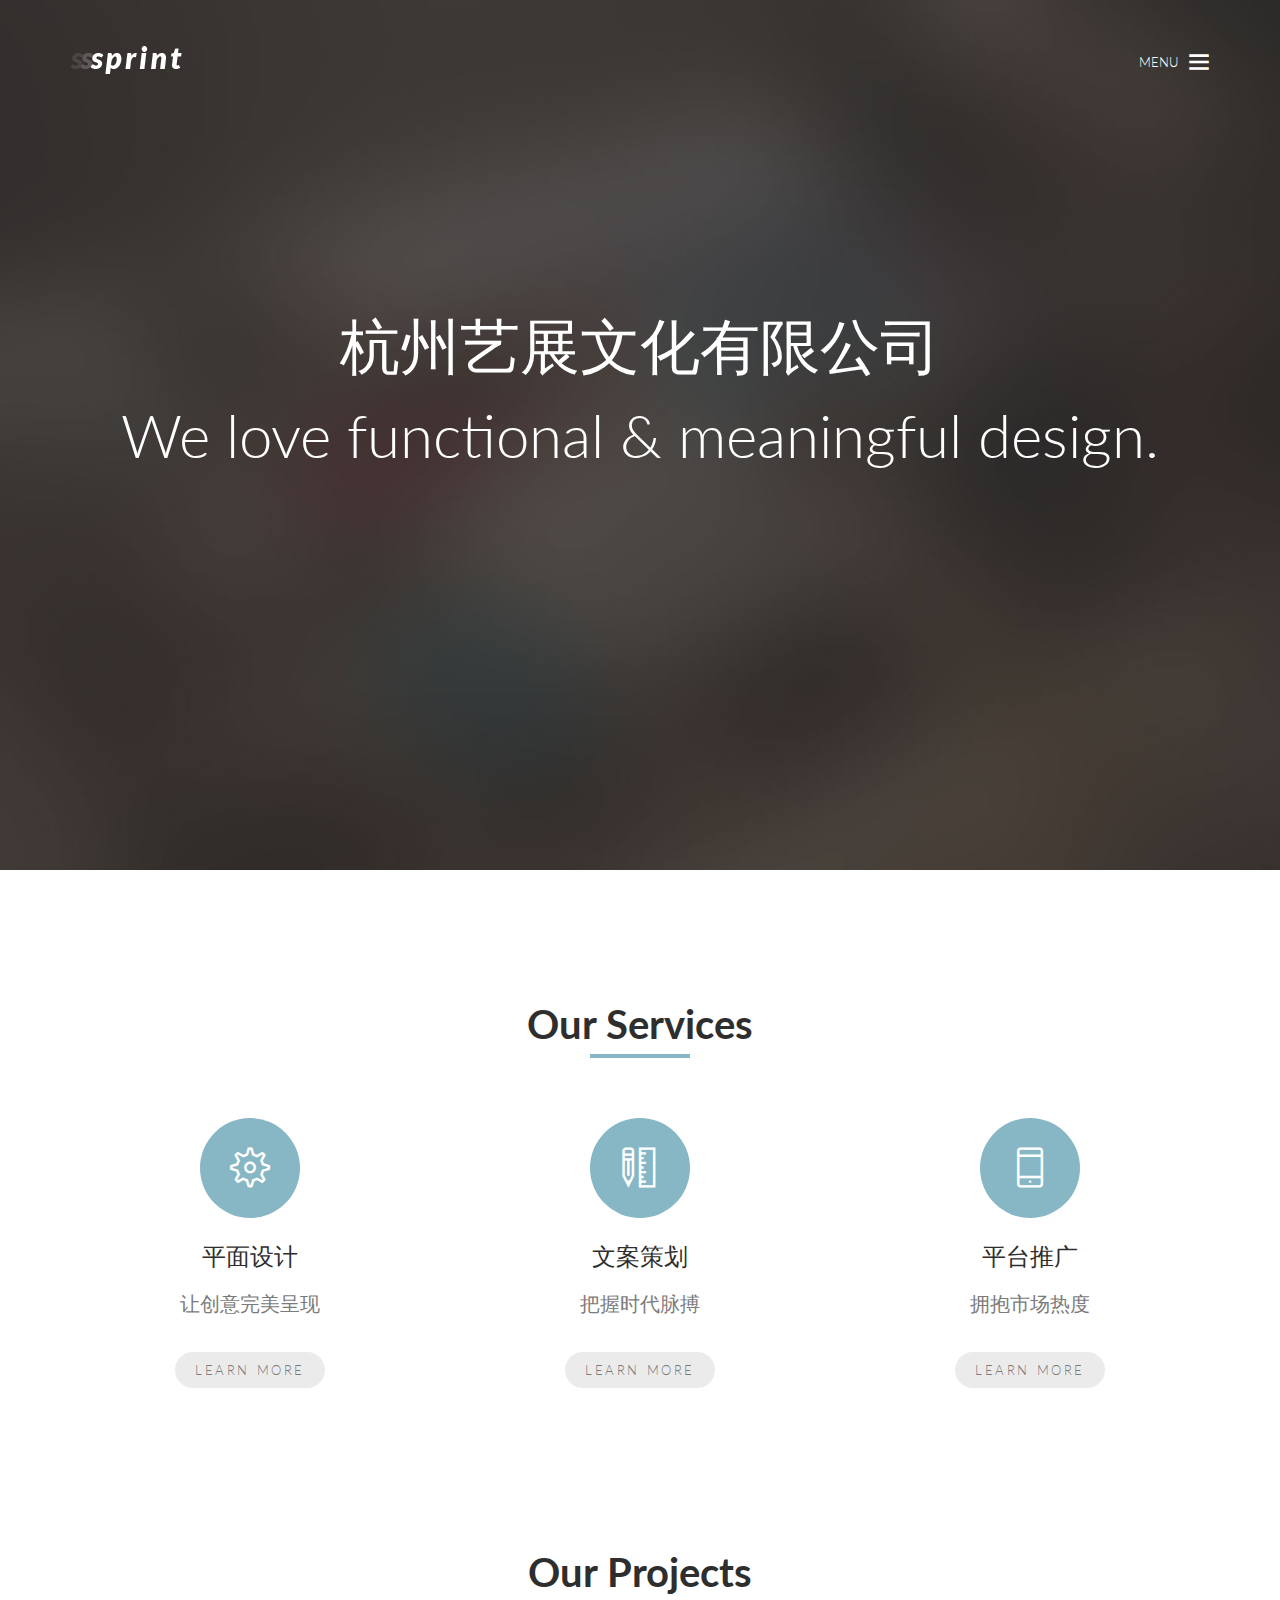
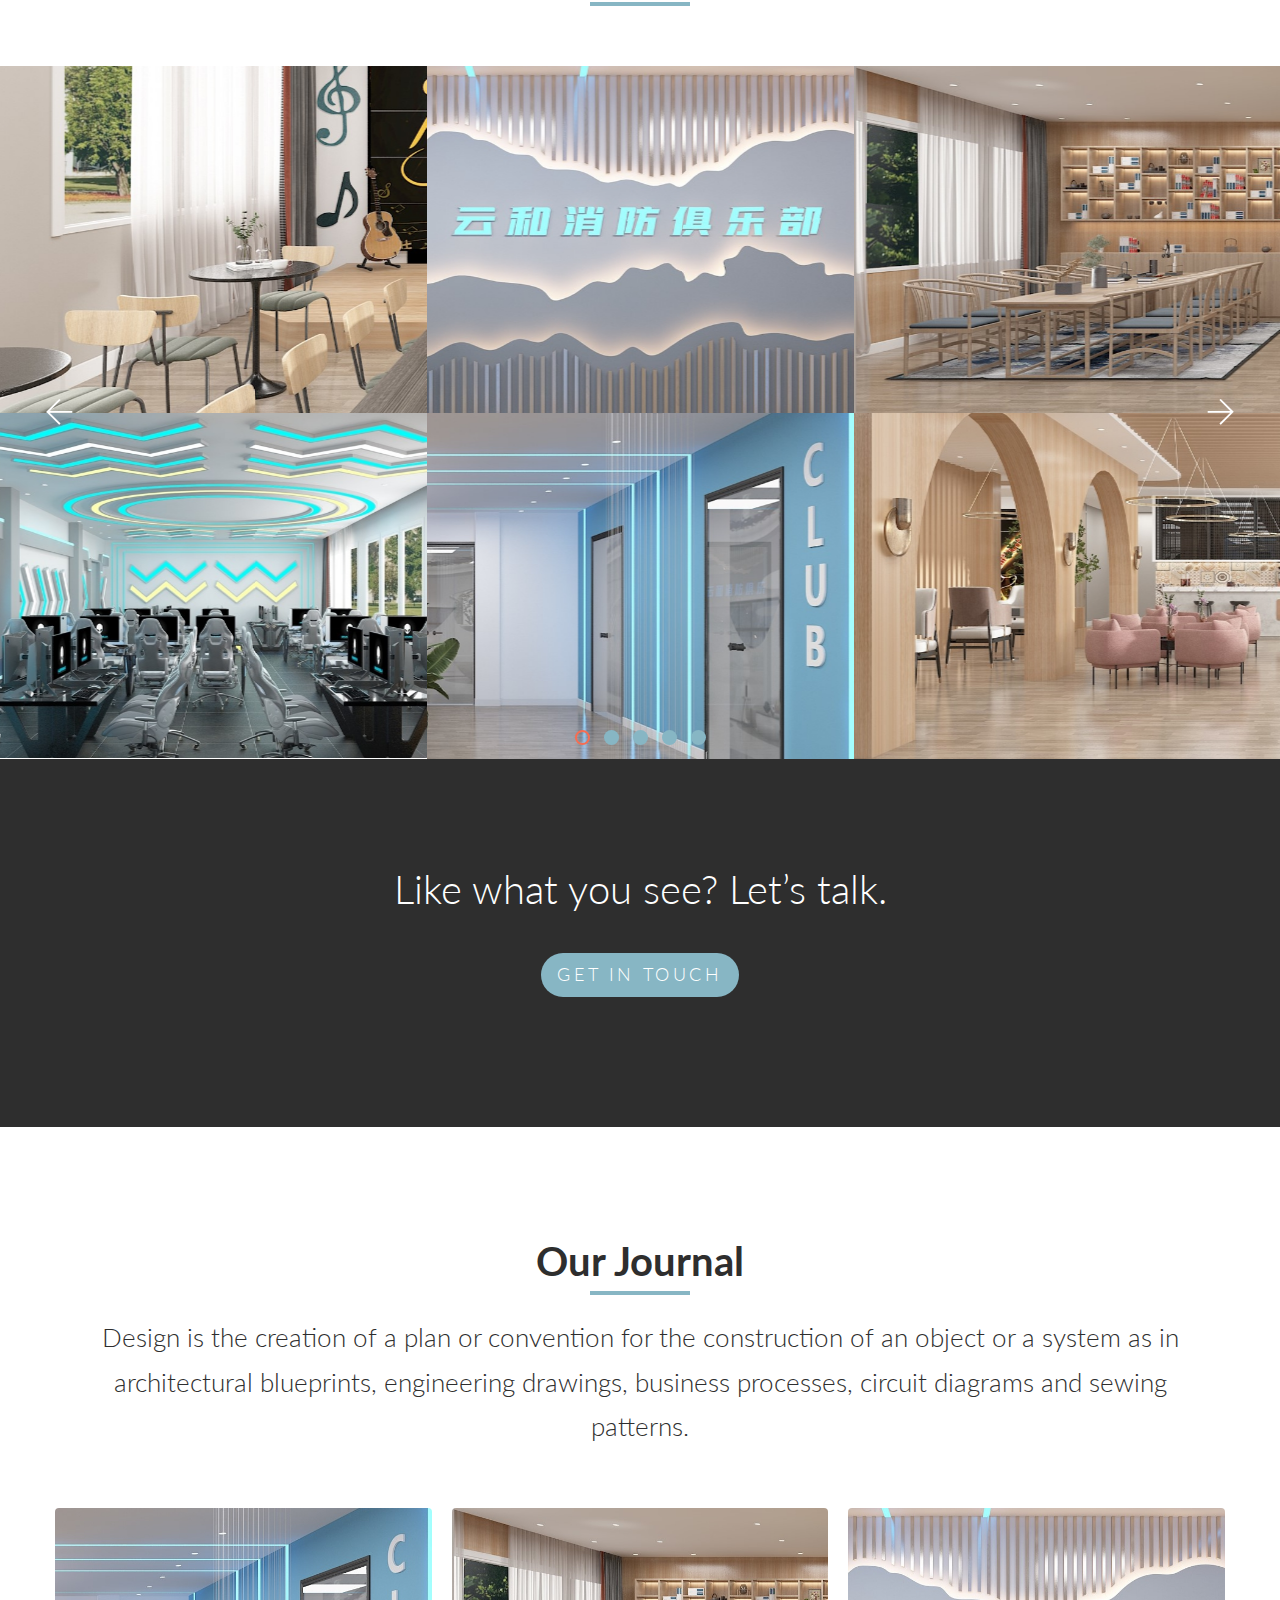
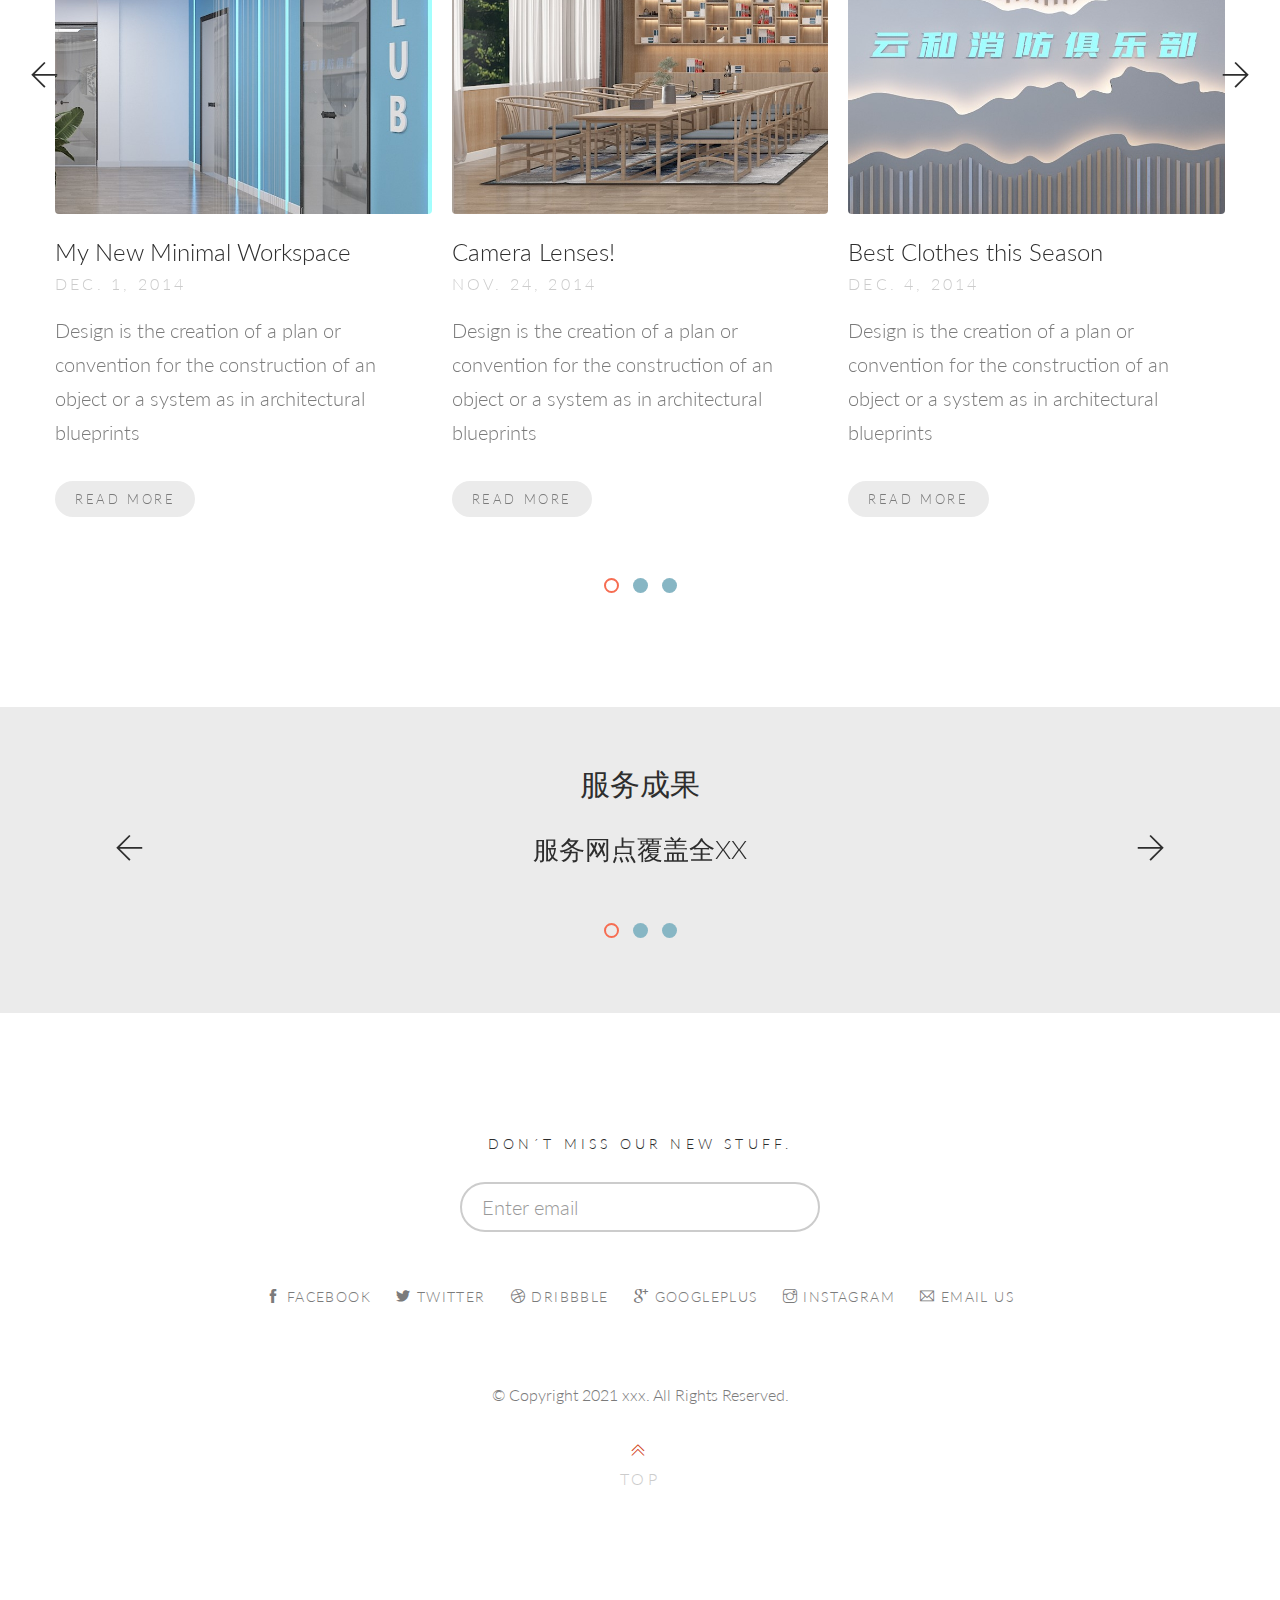
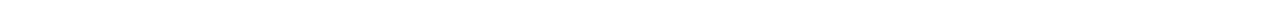
<file: index.html>
<!-- 
//////////////////////////////////////////////////////

FREE HTML5 TEMPLATE 
DESIGNED & DEVELOPED by FREEHTML5.CO

//////////////////////////////////////////////////////
 -->
<!DOCTYPE html>
<!--[if lt IE 7]>      <html class="no-js lt-ie9 lt-ie8 lt-ie7"> <![endif]-->
<!--[if IE 7]>         <html class="no-js lt-ie9 lt-ie8"> <![endif]-->
<!--[if IE 8]>         <html class="no-js lt-ie9"> <![endif]-->
<!--[if gt IE 8]><!--> <html class="no-js"> <!--<![endif]-->
	<head>
		<meta charset="utf-8">
		<meta http-equiv="X-UA-Compatible" content="IE=edge">
		<title>艺展文化</title>
		<meta name="viewport" content="width=device-width, initial-scale=1">
		<meta name="description" content="Free HTML5 Template by FREEHTML5.co" />
  	<meta name="keywords" content="freebie, template, bootstrap, html5, css3, mobile first, responsive" />
  	<meta name="author" content="FREEHTML5.co" />

  	<!-- Facebook & Twitter -->
	<meta property="og:title" content=""/>
	<meta property="og:image" content=""/>
	<meta property="og:url" content=""/>
	<meta property="og:site_name" content=""/>
	<meta property="og:description" content=""/>
	<meta name="twitter:title" content="" />
	<meta name="twitter:image" content="" />
	<meta name="twitter:url" content="" />
	<meta name="twitter:card" content="" />

    <!-- Place favicon.ico and apple-touch-icon.png in the root directory -->
    <link rel="shortcut icon" href="favicon.ico">

    <!-- Google Webfont -->
		<link href='http://fonts.googleapis.com/css?family=Lato:300,400,700' rel='stylesheet' type='text/css'>
		
		<!-- Bootstrap & Style -->
		<link rel="stylesheet" href="css/bootstrap.min.css">
		<link rel="stylesheet" href="css/owl.carousel.min.css">
		<link rel="stylesheet" href="css/owl.theme.default.min.css">
		<link rel="stylesheet" href="css/magnific-popup.css">
		<link rel="stylesheet" href="css/style.css">
		
		<!-- Iconfonts -->
		<link rel="stylesheet" href="css/themify-icons.css">
		
		
		<!--[if lt IE 9]>
		<script src="https://oss.maxcdn.com/libs/html5shiv/3.7.0/html5shiv.js"></script>
		<script src="https://oss.maxcdn.com/libs/respond.js/1.4.2/respond.min.js"></script>
		<![endif]-->

	</head>
<body id="outer-page">
<div id="top"></div>
<div id="fh5co-page">

	<nav role="navigation" id="fh5co-nav-slide">
		<div class="container">
			<div class="fh5co-nav-inner">
				<ul>
					<li class="active"><a href="index.html">Home</a></li>
					<li><a href="WebUI/index/single-portfolio.html">Single Portfolio</a></li>
					<li><a href="WebUI/index/left-sidebar.html">Left Sidebar</a></li>
					<li><a href="WebUI/index/right-sidebar.html">Right Sidebar</a></li>
				</ul>
			</div>
		</div>
	</nav>

	<header id="fh5co-header" role="banner">
		<div class="container">
			<a href="index.html" id="fh5co-header-logo"><img src="WebUI/index/images/logo.png" alt="Sprint Logo"></a>
			<a href="#" class="fh5co-header-bars js-nav-toggle"><span>Menu</span> <i class="ti-menu"></i></a>
			<h1 class="fh5co-header-intro">杭州艺展文化有限公司<br>We love functional &amp;  meaningful design.</h1>
<!--			<div class='vid'>-->
<!--				<video autoplay muted loop poster="WebUI/index/images/hero.jpg" id="bgvid" width="100%">-->
<!--					<source src="WebUI/video/intro.mp4" type="video/mp4">-->
<!--					&lt;!&ndash;					<source src="images/3.webm" type="video/webm">&ndash;&gt;-->
<!--					&lt;!&ndash;					<source src="images/2.ogg" type="video/ogg">&ndash;&gt;-->
<!--				</video>-->
<!--			</div>-->
		</div>
	</header>
	<!-- /fh5co-header -->



	<main id="fh5co-main" role="main">
		<div class="container pb-lg">

			<div class="row">
				<div class="col-md-12">
					<div class="fh5co-heading text-center">
						<h2 class="fh5co-heading-title">Our Services <span class="border"></span></h2>
						<!-- <h3 class="fh5co-heading-intro">Design is the creation of a plan or convention for the construction of an object or a system as in architectural blueprints, engineering drawings, business processes, circuit diagrams and sewing patterns.</h3> -->
					</div>
				</div>
				<div class="col-md-4">
					<div class="fh5co-main-service">
						<!--
                        “Block-level” links in HTML5
                        http://html5doctor.com/block-level-links-in-html-5/
                         -->
						<a href="#" class="fh5co-block-links text-center" target="_blank">
							<div class="icon-circle">
								<i class="ti-settings"></i>
							</div>
							<h2>平面设计</h2>
							<p>让创意完美呈现</p>
							<p><span class="learn-more">Learn more</span></p>
						</a>
					</div>
				</div>
				<div class="col-md-4">

					<div class="fh5co-main-service">
						<a href="#" class="fh5co-block-links text-center" target="_blank">
							<div class="icon-circle">
								<i class="ti-ruler-pencil"></i>
							</div>
							<h2>文案策划</h2>
							<p>把握时代脉搏</p>
							<p><span class="learn-more">Learn more</span></p>
						</a>
					</div>

				</div>
				<div class="col-md-4">

					<div class="fh5co-main-service">
						<a href="#" class="fh5co-block-links text-center" target="_blank">
							<div class="icon-circle">
								<i class="ti-mobile"></i>
							</div>
							<h2>平台推广</h2>
							<p>拥抱市场热度</p>
							<p><span class="learn-more">Learn more</span></p>
						</a>
					</div>

				</div>

			</div>
			<!-- END .row -->
		</div>

		<div class="container">
			<div class="row">
				<div class="col-md-12">
					<div id="fh5co-projects">
						<div class="fh5co-heading text-center">
							<h2 class="fh5co-heading-title">Our Projects <span class="border"></span></h2>
							<!-- <h3 class="fh5co-heading-intro">Design is the creation of a plan or convention for the construction of an object or a system as in architectural blueprints, engineering drawings, business processes, circuit diagrams and sewing patterns.</h3> -->
						</div>
					</div>
				</div>
			</div>
			<!-- END .row -->
		</div>

		<div class="fh5co-projects-wrap">
			<div class="effects">
				<div class="owl-carousel">
					<div class="item">

						<div class="hover-img">
							<figure>
								<img src="WebUI/index/images/project_1.jpg" alt="Project Title here">
							</figure>
							<div class="fh5co-projects-overlay">
								<h3 class="from-top">Project Name Here <span class="category">Identity, Web</span></h3>
								<div class="fh5co-projects-action from-bottom">
									<a href="WebUI/index/images/project_1.jpg" class="goto-preview image-popup"><i class="ti-zoom-in"></i></a>
									<a href="single-portfolio.html" class="goto-details"><i class="ti-share"></i></a>
								</div>
							</div>
						</div>
						<div class="hover-img">
							<figure>
								<img src="WebUI/index/images/project_2.jpg" alt="Project Title here">
							</figure>
							<div class="fh5co-projects-overlay">
								<h3 class="from-top">Project Name Here <span class="category">Identity</span></h3>
								<div class="fh5co-projects-action from-bottom">
									<a href="WebUI/index/images/project_2.jpg" class="goto-preview image-popup"><i class="ti-zoom-in"></i></a>
									<a href="single-portfolio.html" class="goto-details"><i class="ti-share"></i></a>
								</div>
							</div>
						</div>

					</div>
					<div class="item">

						<div class="hover-img">
							<figure>
								<img src="WebUI/index/images/project_3.jpg" alt="Project Title here">
							</figure>
							<div class="fh5co-projects-overlay">
								<h3 class="from-top">Project Name Here <span class="category">Identity</span></h3>
								<div class="fh5co-projects-action from-bottom">
									<a href="WebUI/index/images/project_3.jpg" class="goto-preview image-popup"><i class="ti-zoom-in"></i></a>
									<a href="single-portfolio.html" class="goto-details"><i class="ti-share"></i></a>
								</div>
							</div>
						</div>
						<div class="hover-img">
							<figure>
								<img src="WebUI/index/images/project_4.jpg" alt="Project Title here">
							</figure>
							<div class="fh5co-projects-overlay">
								<h3 class="from-top">Project Name Here <span class="category">Identity</span></h3>
								<div class="fh5co-projects-action from-bottom">
									<a href="WebUI/index/images/project_4.jpg" class="goto-preview image-popup"><i class="ti-zoom-in"></i></a>
									<a href="single-portfolio.html" class="goto-details"><i class="ti-share"></i></a>
								</div>
							</div>
						</div>

					</div>
					<div class="item">

						<div class="hover-img">
							<figure>
								<img src="WebUI/index/images/project_5.jpg" alt="Project Title here">
							</figure>
							<div class="fh5co-projects-overlay">
								<h3 class="from-top">Project Name Here <span class="category">Illustration</span></h3>
								<div class="fh5co-projects-action from-bottom">
									<a href="WebUI/index/images/project_5.jpg" class="goto-preview image-popup"><i class="ti-zoom-in"></i></a>
									<a href="single-portfolio.html" class="goto-details"><i class="ti-share"></i></a>
								</div>
							</div>
						</div>
						<div class="hover-img">
							<figure>
								<img src="WebUI/index/images/project_6.jpg" alt="Project Title here">
							</figure>
							<div class="fh5co-projects-overlay">
								<h3 class="from-top">Project Name Here <span class="category">Illustration</span></h3>
								<div class="fh5co-projects-action from-bottom">
									<a href="WebUI/index/images/project_6.jpg" class="goto-preview image-popup"><i class="ti-zoom-in"></i></a>
									<a href="single-portfolio.html" class="goto-details"><i class="ti-share"></i></a>
								</div>
							</div>
						</div>

					</div>
					<div class="item">

						<div class="hover-img">
							<figure>
								<img src="WebUI/index/images/project_7.jpg" alt="Project Title here">
							</figure>
							<div class="fh5co-projects-overlay">
								<h3 class="from-top">Project Name Here <span class="category">Web</span></h3>
								<div class="fh5co-projects-action from-bottom">
									<a href="WebUI/index/images/project_7.jpg" class="goto-preview image-popup"><i class="ti-zoom-in"></i></a>
									<a href="single-portfolio.html" class="goto-details"><i class="ti-share"></i></a>
								</div>
							</div>
						</div>
						<div class="hover-img">
							<figure>
								<img src="WebUI/index/images/project_8.jpg" alt="Project Title here">
							</figure>
							<div class="fh5co-projects-overlay">
								<h3 class="from-top">Project Name Here <span class="category">Identitty</span></h3>
								<div class="fh5co-projects-action from-bottom">
									<a href="WebUI/index/images/project_8.jpg" class="goto-preview image-popup"><i class="ti-zoom-in"></i></a>
									<a href="single-portfolio.html" class="goto-details"><i class="ti-share"></i></a>
								</div>
							</div>
						</div>

					</div>
					<div class="item">
						<div class="hover-img">
							<figure>
								<img src="WebUI/index/images/project_9.jpg" alt="Project Title here">
							</figure>
							<div class="fh5co-projects-overlay">
								<h3 class="from-top">Project Name Here <span class="category">Illustration, Web</span></h3>
								<div class="fh5co-projects-action from-bottom">
									<a href="WebUI/index/images/project_9.jpg" class="goto-preview image-popup"><i class="ti-zoom-in"></i></a>
									<a href="single-portfolio.html" class="goto-details"><i class="ti-share"></i></a>
								</div>
							</div>
						</div>
						<div class="hover-img">
							<figure>
								<img src="WebUI/index/images/project_10.jpg" alt="Project Title here">
							</figure>
							<div class="fh5co-projects-overlay">
								<h3 class="from-top">Project Name Here <span class="category">Identitty</span></h3>
								<div class="fh5co-projects-action from-bottom">
									<a href="WebUI/index/images/project_10.jpg" class="goto-preview image-popup"><i class="ti-zoom-in"></i></a>
									<a href="single-portfolio.html" class="goto-details"><i class="ti-share"></i></a>
								</div>
							</div>
						</div>

					</div>

				</div>
			</div>
		</div>

		<section class="fh5co-section" id="fh5co-workwithus">
			<div class="container">
				<div class="fh5co-workwithus-intro">
					<h2>Like what you see?  Let’s talk.</h2>
					<br>
					<!--                    <h3 class="has-btn-after">This is a section where you can set an image background. Fixed background if you want. :-)</h3>-->
					<p><a href="Software/index/contact.html" class="btn btn-primary btn-lg btn-uppercase btn-effect" target="_blank">Get in touch <i class="ti-angle-right"></i></a></p>
				</div>
			</div>
		</section>

		<div class="container" id="fh5co-journal">
			<div class="row">
				<div class="col-md-12">
					<div class="fh5co-heading text-center">
						<h2 class="fh5co-heading-title">Our Journal <span class="border"></span></h2>
						<h3 class="fh5co-heading-intro">Design is the creation of a plan or convention for the construction of an object or a system as in architectural blueprints, engineering drawings, business processes, circuit diagrams and sewing patterns.</h3>
					</div>
				</div>
			</div>
			<!-- END .row -->

			<div class="row">
				<div class="owl-carousel-posts">
					<div class="item">
						<div class="fh5co-image-text">
							<a href="#" class="fh5co-block-links hover-img">
								<figure>
									<img src="WebUI/index/images/project_2.jpg" alt="Post Title" class="img-responsive">
									<div class="dark-overlay"></div>
								</figure>
								<h2 class="meta-after">My New Minimal Workspace </h2>
								<span class="meta text-after">Dec. 1, 2014</span>
								<p>Design is the creation of a plan or convention for the construction of an object or a system as in architectural blueprints</p>
								<p><span class="learn-more">Read more</span></p>
							</a>
						</div>
					</div>
					<div class="item">
						<div class="fh5co-image-text">
							<a href="#" class="fh5co-block-links hover-img">
								<figure>
									<img src="WebUI/index/images/project_3.jpg" alt="Post Title" class="img-responsive">
									<div class="dark-overlay"></div>
								</figure>
								<h2 class="meta-after">Camera Lenses!</h2>
								<span class="meta text-after">Nov. 24, 2014</span>
								<p>Design is the creation of a plan or convention for the construction of an object or a system as in architectural blueprints</p>
								<p><span class="learn-more">Read more</span></p>
							</a>
						</div>
					</div>
					<div class="item">
						<div class="fh5co-image-text">
							<a href="#" class="fh5co-block-links hover-img">
								<figure>
									<img src="WebUI/index/images/project_1.jpg" alt="Post Title" class="img-responsive">
									<div class="dark-overlay"></div>
								</figure>
								<h2 class="meta-after">Best Clothes this Season</h2>
								<span class="meta text-after">Dec. 4, 2014</span>
								<p>Design is the creation of a plan or convention for the construction of an object or a system as in architectural blueprints</p>
								<p><span class="learn-more">Read more</span></p>
							</a>
						</div>
					</div>
					<div class="item">
						<div class="fh5co-image-text">
							<a href="#" class="fh5co-block-links hover-img">
								<figure>
									<img src="WebUI/index/images/project_2.jpg" alt="Post Title" class="img-responsive">
									<div class="dark-overlay"></div>
								</figure>
								<h2 class="meta-after">My New Minimal Workspace </h2>
								<span class="meta text-after">Dec. 1, 2014</span>
								<p>Design is the creation of a plan or convention for the construction of an object or a system as in architectural blueprints</p>
								<p><span class="learn-more">Read more</span></p>
							</a>
						</div>
					</div>
					<div class="item">
						<div class="fh5co-image-text">
							<a href="#" class="fh5co-block-links hover-img">
								<figure>
									<img src="WebUI/index/images/project_3.jpg" alt="Post Title" class="img-responsive">
									<div class="dark-overlay"></div>
								</figure>
								<h2 class="meta-after">Camera Lenses!</h2>
								<span class="meta text-after">Nov. 24, 2014</span>
								<p>Design is the creation of a plan or convention for the construction of an object or a system as in architectural blueprints</p>
								<p><span class="learn-more">Read more</span></p>
							</a>
						</div>
					</div>
					<div class="item">
						<div class="fh5co-image-text">
							<a href="#" class="fh5co-block-links hover-img">
								<figure>
									<img src="WebUI/index/images/project_1.jpg" alt="Post Title" class="img-responsive">
									<div class="dark-overlay"></div>
								</figure>
								<h2 class="meta-after">Best Clothes this Season</h2>
								<span class="meta text-after">Dec. 4, 2014</span>
								<p>Design is the creation of a plan or convention for the construction of an object or a system as in architectural blueprints</p>
								<p><span class="learn-more">Read more</span></p>
							</a>
						</div>
					</div>
					<div class="item">
						<div class="fh5co-image-text">
							<a href="#" class="fh5co-block-links hover-img">
								<figure>
									<img src="WebUI/index/images/project_2.jpg" alt="Post Title" class="img-responsive">
									<div class="dark-overlay"></div>
								</figure>
								<h2 class="meta-after">My New Minimal Workspace </h2>
								<span class="meta text-after">Dec. 1, 2014</span>
								<p>Design is the creation of a plan or convention for the construction of an object or a system as in architectural blueprints</p>
								<p><span class="learn-more">Read more</span></p>
							</a>
						</div>
					</div>
					<div class="item">
						<div class="fh5co-image-text">
							<a href="#" class="fh5co-block-links hover-img">
								<figure>
									<img src="WebUI/index/images/project_3.jpg" alt="Post Title" class="img-responsive">
									<div class="dark-overlay"></div>
								</figure>
								<h2 class="meta-after">Camera Lenses!</h2>
								<span class="meta text-after">Nov. 24, 2014</span>
								<p>Design is the creation of a plan or convention for the construction of an object or a system as in architectural blueprints</p>
								<p><span class="learn-more">Read more</span></p>
							</a>
						</div>
					</div>
					<div class="item">
						<div class="fh5co-image-text">
							<a href="#" class="fh5co-block-links hover-img">
								<figure>
									<img src="WebUI/index/images/project_1.jpg" alt="Post Title" class="img-responsive">
									<div class="dark-overlay"></div>
								</figure>
								<h2 class="meta-after">Best Clothes this Season</h2>
								<span class="meta text-after">Dec. 4, 2014</span>
								<p>Design is the creation of a plan or convention for the construction of an object or a system as in architectural blueprints</p>
								<p><span class="learn-more">Read more</span></p>
							</a>
						</div>
					</div>

				</div>
			</div>
			<!-- END .row -->

		</div>

		<section class="fh5co-section" id="fh5co-testimonial">
			<i class="ti-quote-left quote-icon">服务成果</i>
			<div class="container">
				<div class="owl-carousel-fullwidth">
					<div class="item">
						<p class="text-center quote">服务网点覆盖全XX </p>
					</div>
					<div class="item">
						<p class="text-center quote">服务超XX对象 </p>
					</div>
					<div class="item">
						<p class="text-center quote">XXXX</cite></p>
					</div>
				</div>
			</div>
		</section>

	</main>

	<footer id="fh5co-footer" role="contentinfo">

		<div class="container">
			<div id="fh5co-subscribe">
				<h2 class="fh5co-subscribe-title">Don&acute;t miss our new stuff.</h2>
				<div class="row">
					<div class="col-md-4 col-md-offset-4">
						<form role="form">
							<div class="form-group">
								<input type="email" class="form-control" id="subscribe-email" placeholder="Enter email">
								<button class="btn-subscribe"><i class="ti-arrow-right"></i></button>
							</div>
						</form>
					</div>
				</div>
			</div>
		</div>

		<div class="container text-center fh5co-social-container">
			<ul class="fh5co-social">
				<li><a href="#"><i class="ti-facebook"></i> Facebook</a></li>
				<li><a href="#"><i class="ti-twitter-alt"></i> Twitter</a></li>
				<li><a href="#"><i class="ti-dribbble"></i> Dribbble</a></li>
				<li><a href="#"><i class="ti-google"></i> GooglePlus</a></li>
				<li><a href="#"><i class="ti-instagram"></i> Instagram</a></li>
				<li><a href="#"><i class="ti-email"></i> Email us</a></li>
			</ul>
		</div>
		<!--        <div id="fh5co-footer-links">-->
		<!--            <div class="container">-->
		<!--                <div class="row">-->

		<!--                    <div class="col-md-2 col-sm-3 col-xs-6 col-xxs-12 col-md-offset-1">-->
		<!--                        <div class="footer-links">-->
		<!--                            <ul>-->
		<!--                                <li><a href="#">Core Values</a></li>-->
		<!--                                <li><a href="#">Our Culture</a></li>-->
		<!--                                <li><a href="#">Capabilities</a></li>-->
		<!--                                <li><a href="#">Partners</a></li>-->
		<!--                                <li><a href="#">Affilliates</a></li>-->
		<!--                                <li><a href="#">Our Clients</a></li>-->
		<!--                                <li><a href="#">Careers</a></li>-->
		<!--                            </ul>-->
		<!--                        </div>-->
		<!--                    </div>-->
		<!--                    <div class="col-md-2 col-sm-3 col-xs-6 col-xxs-12">-->
		<!--                        <div class="footer-links">-->
		<!--                            <ul>-->
		<!--                                <li><a href="#">Core Values</a></li>-->
		<!--                                <li><a href="#">Our Culture</a></li>-->
		<!--                                <li><a href="#">Capabilities</a></li>-->
		<!--                                <li><a href="#">Partners</a></li>-->
		<!--                                <li><a href="#">Affilliates</a></li>-->
		<!--                                <li><a href="#">Our Clients</a></li>-->
		<!--                                <li><a href="#">Careers</a></li>-->
		<!--                            </ul>-->
		<!--                        </div>-->
		<!--                    </div>-->
		<!--                    <div class="clearfix visible-xs-block"></div>-->
		<!--                    <div class="col-md-2 col-sm-3 col-xs-6 col-xxs-12">-->
		<!--                        <div class="footer-links">-->
		<!--                            <ul>-->
		<!--                                <li><a href="#">Core Values</a></li>-->
		<!--                                <li><a href="#">Our Culture</a></li>-->
		<!--                                <li><a href="#">Capabilities</a></li>-->
		<!--                                <li><a href="#">Partners</a></li>-->
		<!--                                <li><a href="#">Affilliates</a></li>-->
		<!--                                <li><a href="#">Our Clients</a></li>-->
		<!--                                <li><a href="#">Careers</a></li>-->
		<!--                            </ul>-->
		<!--                        </div>-->
		<!--                    </div>-->
		<!--                    <div class="col-md-2 col-sm-3 col-xs-6 col-xxs-12">-->
		<!--                        <div class="footer-links">-->
		<!--                            <ul>-->
		<!--                                <li><a href="#">Core Values</a></li>-->
		<!--                                <li><a href="#">Our Culture</a></li>-->
		<!--                                <li><a href="#">Capabilities</a></li>-->
		<!--                                <li><a href="#">Partners</a></li>-->
		<!--                                <li><a href="#">Affilliates</a></li>-->
		<!--                                <li><a href="#">Our Clients</a></li>-->
		<!--                                <li><a href="#">Careers</a></li>-->
		<!--                            </ul>-->
		<!--                        </div>-->
		<!--                    </div>-->
		<!--                    <div class="clearfix visible-xs-block"></div>-->
		<!--                    <div class="clearfix visible-sm-block"></div>-->
		<!--                    <div class="col-md-2 col-sm-3 col-xs-6 col-xxs-12">-->
		<!--                        <div class="footer-links">-->
		<!--                            <ul>-->
		<!--                                <li><a href="#">Core Values</a></li>-->
		<!--                                <li><a href="#">Our Culture</a></li>-->
		<!--                                <li><a href="#">Capabilities</a></li>-->
		<!--                                <li><a href="#">Partners</a></li>-->
		<!--                                <li><a href="#">Affilliates</a></li>-->
		<!--                                <li><a href="#">Our Clients</a></li>-->
		<!--                                <li><a href="#">Careers</a></li>-->
		<!--                            </ul>-->
		<!--                        </div>-->
		<!--                    </div>-->
		<!--                </div>-->
		<!--            </div>-->
		<!--        </div>-->
		<div id="fh5co-copyright">
			<div class="container">
				<p class="text-center"><small>&copy; Copyright 2021 xxx. All Rights Reserved. <br></small></p>
				<p class="text-center">
					<a href="#top" class="smoothscroll back-to-top"><i class="ti-angle-double-up"></i><span>Top</span></a>
				</p>
			</div>
		</div>
	</footer>

</div>

		<script src="js/jquery-1.10.2.min.js"></script>
		<script src="js/jquery.easing.1.3.js"></script>
		<script src="js/bootstrap.js"></script>
		<script src="js/modernizr-2.6.2.min.js"></script>
		<script src="js/owl.carousel.min.js"></script>
		<script src="js/jquery.magnific-popup.min.js"></script>
		<script src="js/custom.js"></script>
	</body>
</html>
</file>
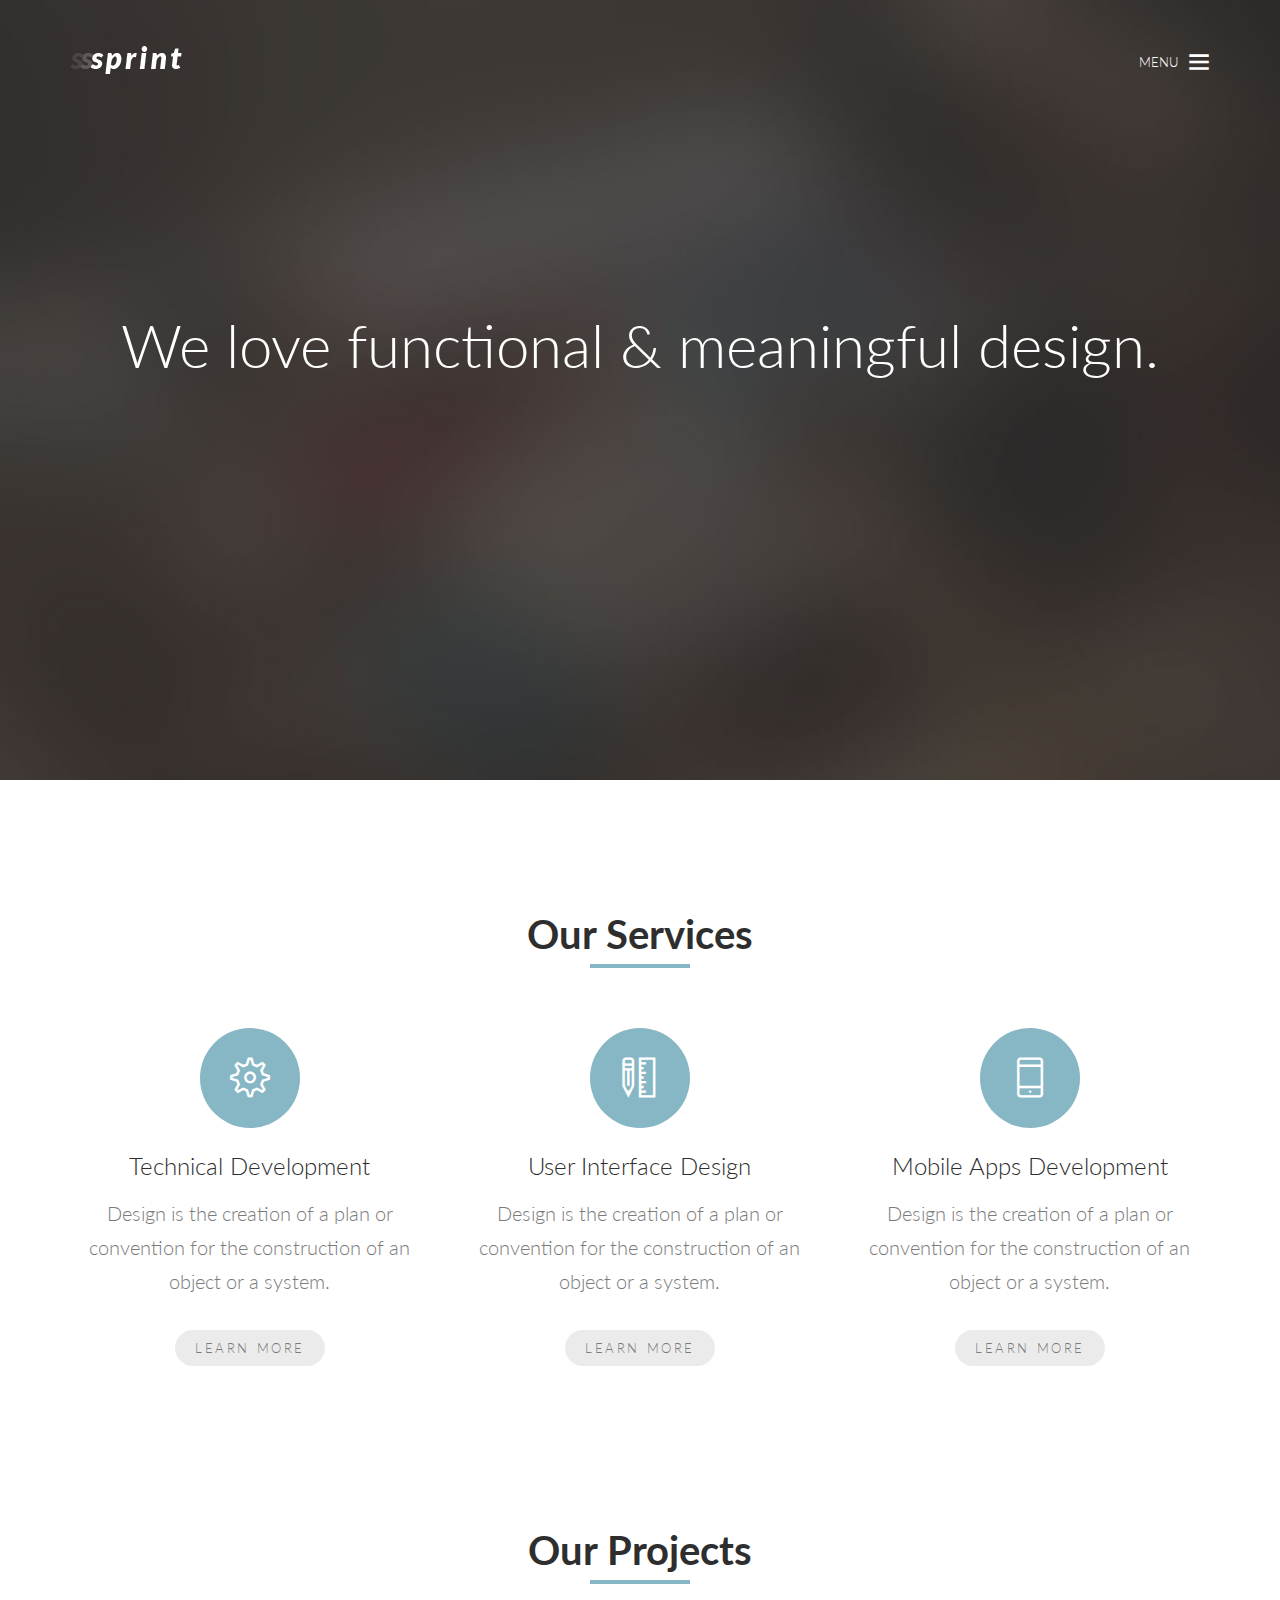
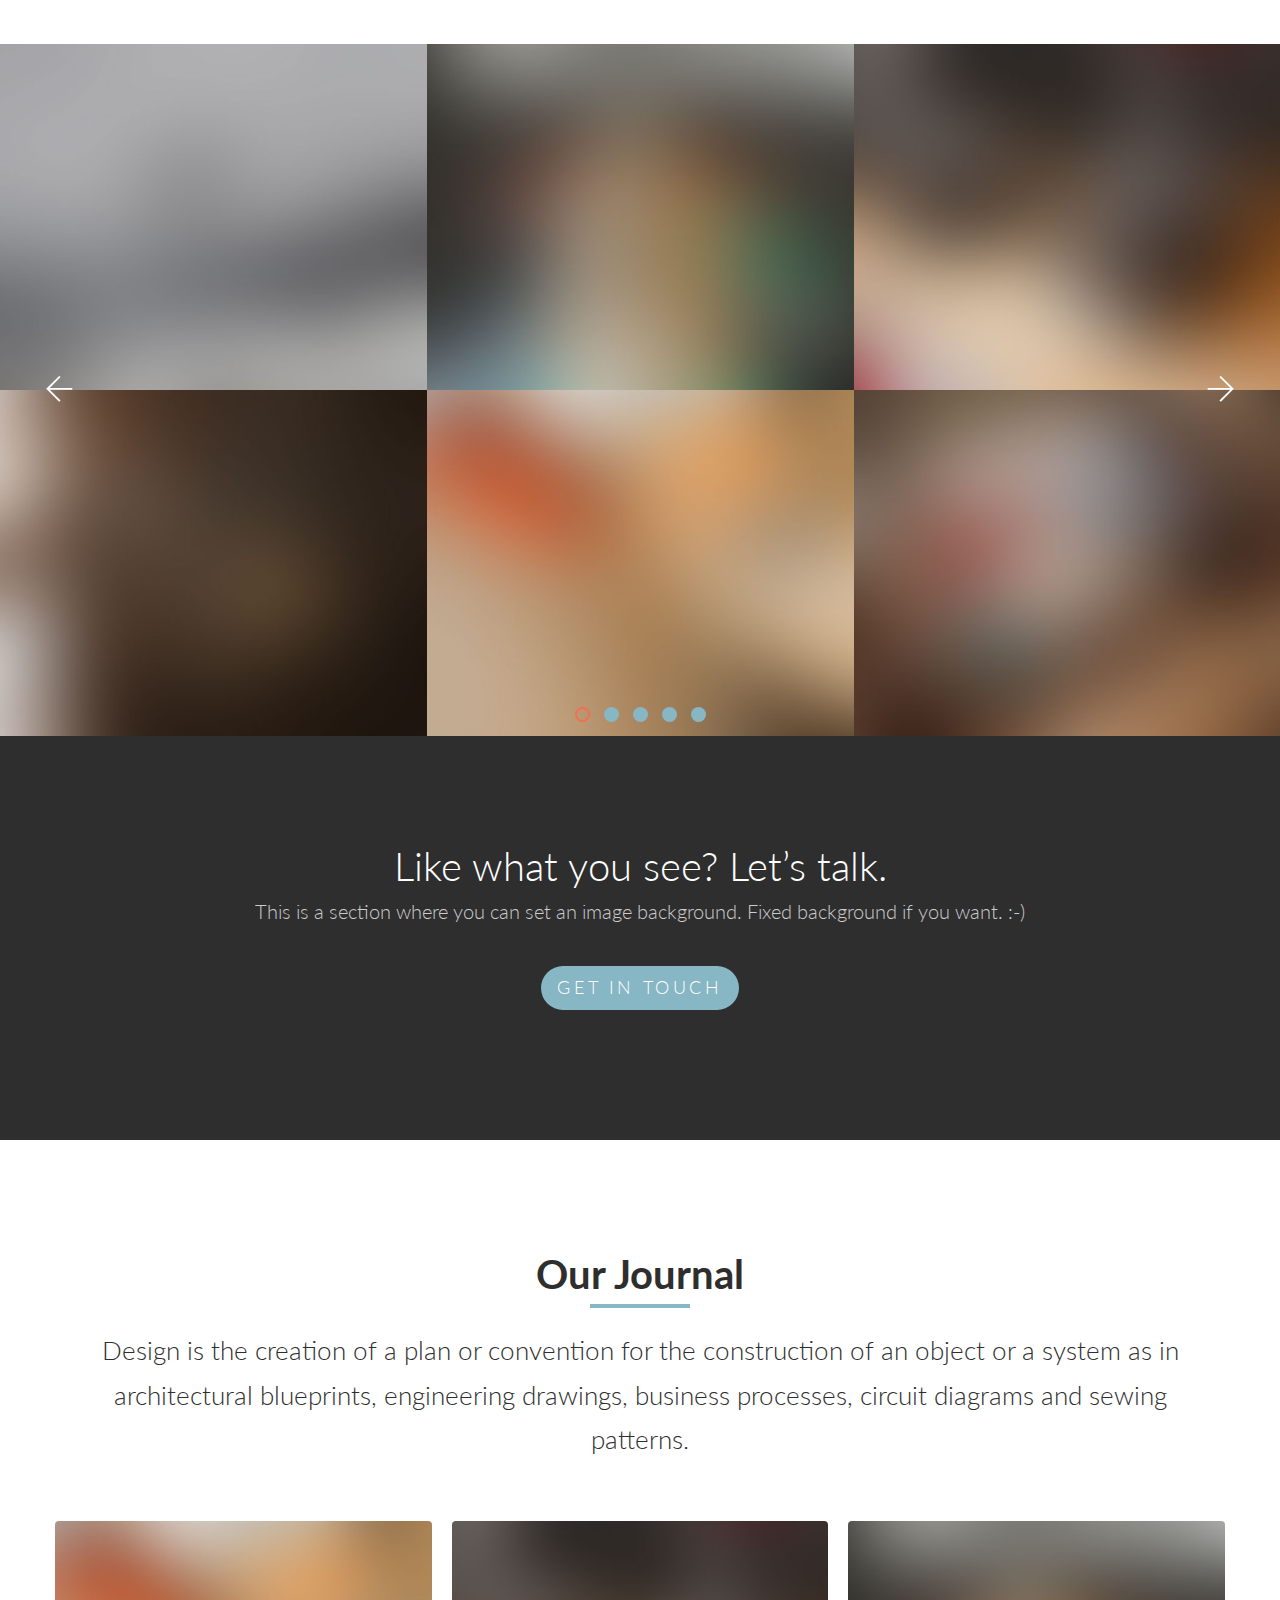
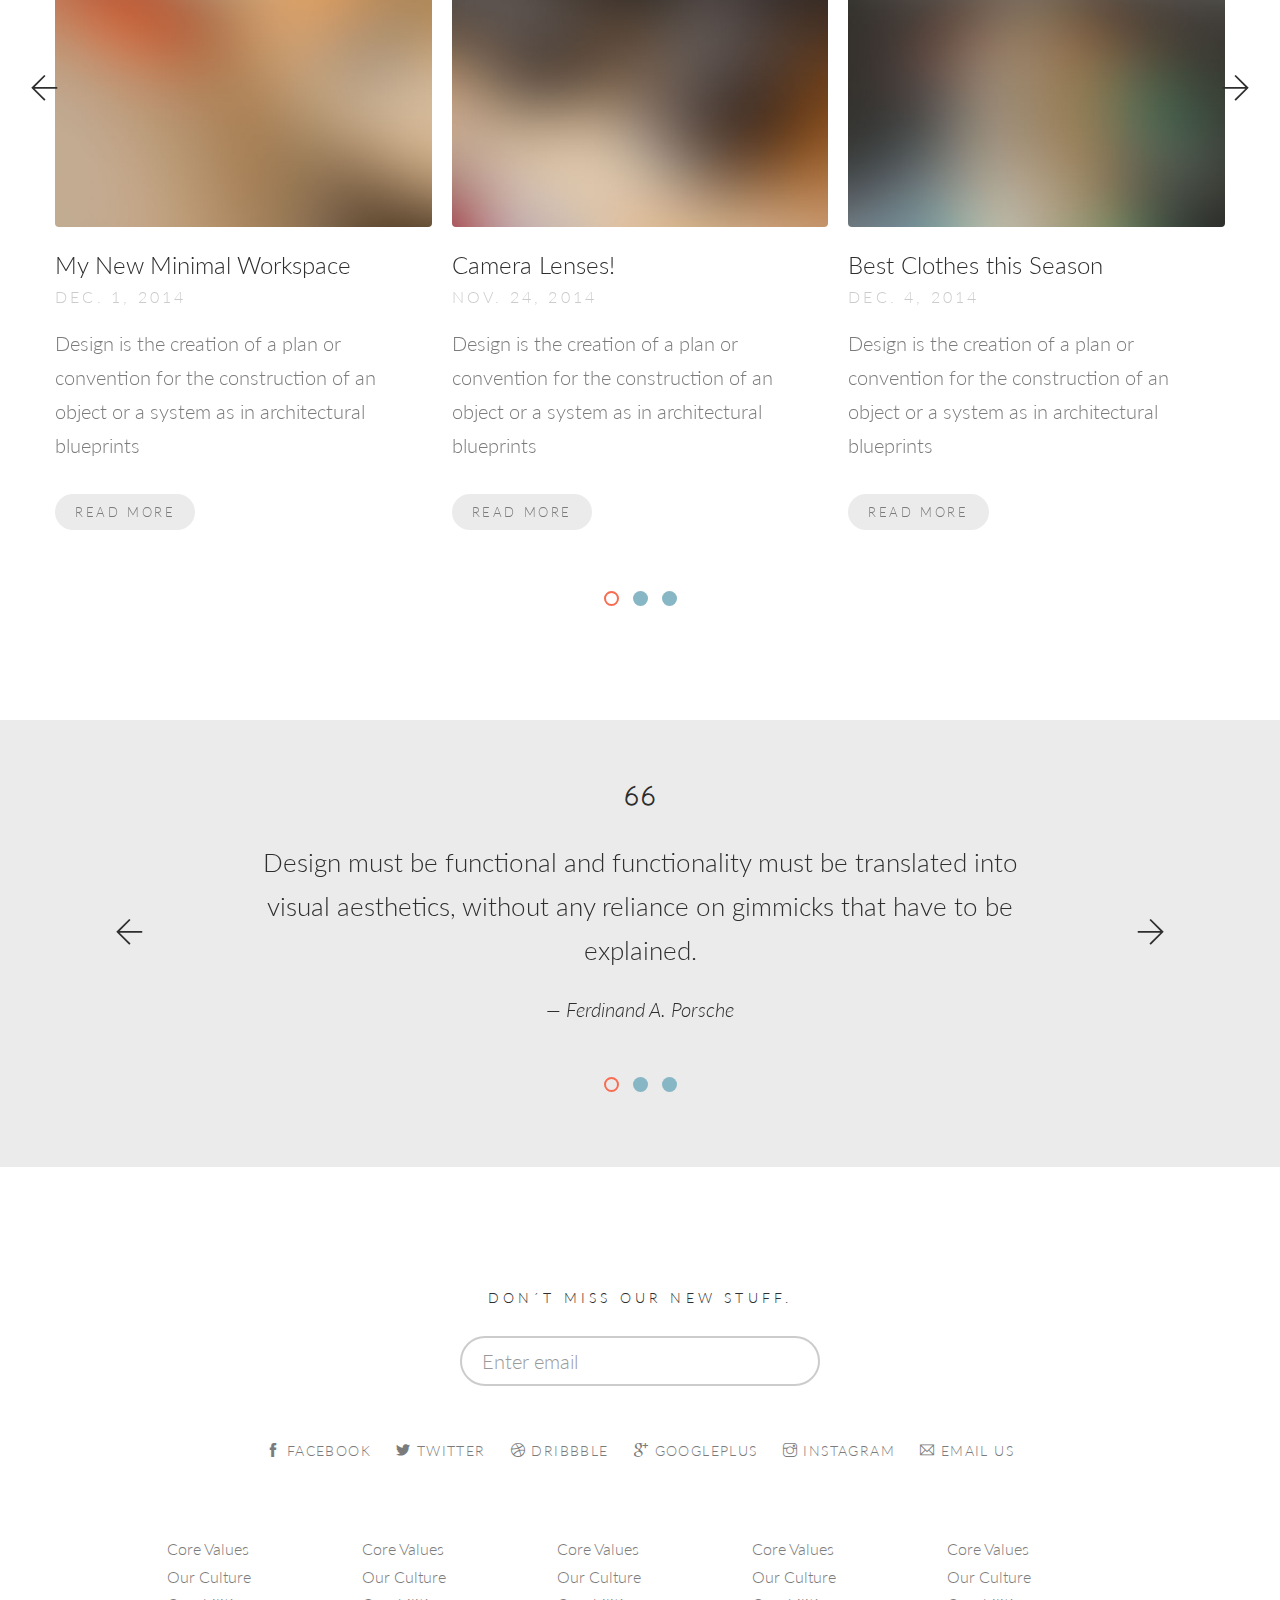
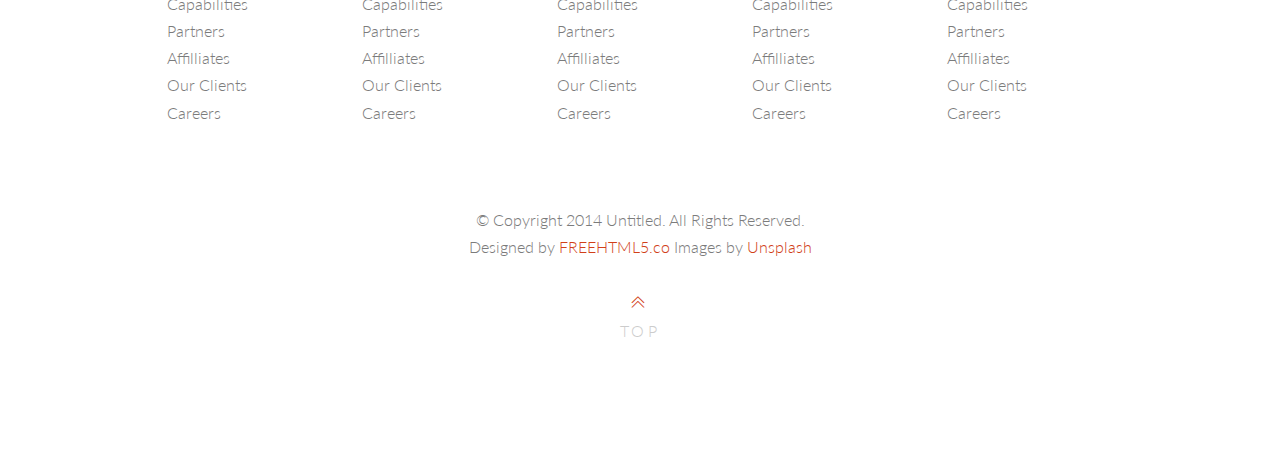
<file: Software/index/index.html>
<!-- 
//////////////////////////////////////////////////////

FREE HTML5 TEMPLATE 
DESIGNED & DEVELOPED by FREEHTML5.CO

//////////////////////////////////////////////////////
 -->
<!DOCTYPE html>
<!--[if lt IE 7]>      <html class="no-js lt-ie9 lt-ie8 lt-ie7"> <![endif]-->
<!--[if IE 7]>         <html class="no-js lt-ie9 lt-ie8"> <![endif]-->
<!--[if IE 8]>         <html class="no-js lt-ie9"> <![endif]-->
<!--[if gt IE 8]><!--> <html class="no-js"> <!--<![endif]-->
	<head>
		<meta charset="utf-8">
		<meta http-equiv="X-UA-Compatible" content="IE=edge">
		<title>艺展文化</title>
		<meta name="viewport" content="width=device-width, initial-scale=1">
		<meta name="description" content="Free HTML5 Template by FREEHTML5.co" />
  	<meta name="keywords" content="freebie, template, bootstrap, html5, css3, mobile first, responsive" />
  	<meta name="author" content="FREEHTML5.co" />

  	<!-- Facebook & Twitter -->
	<meta property="og:title" content=""/>
	<meta property="og:image" content=""/>
	<meta property="og:url" content=""/>
	<meta property="og:site_name" content=""/>
	<meta property="og:description" content=""/>
	<meta name="twitter:title" content="" />
	<meta name="twitter:image" content="" />
	<meta name="twitter:url" content="" />
	<meta name="twitter:card" content="" />

    <!-- Place favicon.ico and apple-touch-icon.png in the root directory -->
    <link rel="shortcut icon" href="favicon.ico">

    <!-- Google Webfont -->
		<link href='http://fonts.googleapis.com/css?family=Lato:300,400,700' rel='stylesheet' type='text/css'>
		
		<!-- Bootstrap & Style -->
		<link rel="stylesheet" href="css/bootstrap.min.css">
		<link rel="stylesheet" href="css/owl.carousel.min.css">
		<link rel="stylesheet" href="css/owl.theme.default.min.css">
		<link rel="stylesheet" href="css/magnific-popup.css">
		<link rel="stylesheet" href="css/style.css">
		
		<!-- Iconfonts -->
		<link rel="stylesheet" href="css/themify-icons.css">
		
		
		<!--[if lt IE 9]>
		<script src="https://oss.maxcdn.com/libs/html5shiv/3.7.0/html5shiv.js"></script>
		<script src="https://oss.maxcdn.com/libs/respond.js/1.4.2/respond.min.js"></script>
		<![endif]-->

	</head>
	<body id="outer-page">
		<div id="top"></div>
		<div id="fh5co-page">
			
			<nav role="navigation" id="fh5co-nav-slide">
				<div class="container">
					<div class="fh5co-nav-inner">
						<ul>
							<li class="active"><a href="index.html">Home</a></li>
							<li><a href="single-portfolio.html">Single Portfolio</a></li>
							<li><a href="left-sidebar.html">Left Sidebar</a></li>
							<li><a href="right-sidebar.html">Right Sidebar</a></li>
						</ul>
					</div>
				</div>
			</nav>
		
			<header id="fh5co-header" role="banner">
				<div class="container">	
					
					<a href="index.html" id="fh5co-header-logo"><img src="images/logo.png" alt="Sprint Logo"></a>
					<a href="#" class="fh5co-header-bars js-nav-toggle"><span>Menu</span> <i class="ti-menu"></i></a>					

					<h1 class="fh5co-header-intro">We love functional &amp;  meaningful design.</h1>
				</div>
			</header>	
			<!-- /fh5co-header -->
			
			

			<main id="fh5co-main" role="main">
				<div class="container pb-lg">
					
					<div class="row">
						<div class="col-md-12">
							<div class="fh5co-heading text-center">
									<h2 class="fh5co-heading-title">Our Services <span class="border"></span></h2>
									<!-- <h3 class="fh5co-heading-intro">Design is the creation of a plan or convention for the construction of an object or a system as in architectural blueprints, engineering drawings, business processes, circuit diagrams and sewing patterns.</h3> -->
								</div>
						</div>
						<div class="col-md-4">
							<div class="fh5co-main-service">
								<!-- 
								“Block-level” links in HTML5
								http://html5doctor.com/block-level-links-in-html-5/
								 -->
								<a href="#" class="fh5co-block-links text-center">
									<div class="icon-circle">
										<i class="ti-settings"></i>
									</div>
									<h2>Technical Development</h2>
									<p>Design is the creation of a plan or convention for the construction of an object or a system.</p>
									<p><span class="learn-more">Learn more</span></p>
								</a>
							</div>		
						</div>
						<div class="col-md-4">

							<div class="fh5co-main-service">
								<a href="#" class="fh5co-block-links text-center">
									<div class="icon-circle">
										<i class="ti-ruler-pencil"></i>
									</div>
									<h2>User Interface Design</h2>
									<p>Design is the creation of a plan or convention for the construction of an object or a system.</p>
									<p><span class="learn-more">Learn more</span></p>
								</a>
							</div>	

						</div>
						<div class="col-md-4">

							<div class="fh5co-main-service">
								<a href="#" class="fh5co-block-links text-center">
									<div class="icon-circle">
										<i class="ti-mobile"></i>
									</div>
									<h2>Mobile Apps Development</h2>
									<p>Design is the creation of a plan or convention for the construction of an object or a system.</p>
									<p><span class="learn-more">Learn more</span></p>
								</a>
							</div>		

						</div>

					</div>
					<!-- END .row -->
				</div>

				<div class="container">
					<div class="row">
						<div class="col-md-12">
							<div id="fh5co-projects">
								<div class="fh5co-heading text-center">
									<h2 class="fh5co-heading-title">Our Projects <span class="border"></span></h2>
									<!-- <h3 class="fh5co-heading-intro">Design is the creation of a plan or convention for the construction of an object or a system as in architectural blueprints, engineering drawings, business processes, circuit diagrams and sewing patterns.</h3> -->
								</div>
							</div>
						</div>
					</div>
					<!-- END .row -->
				</div>
				
				<div class="fh5co-projects-wrap">
					<div class="effects">
						<div class="owl-carousel">
							<div class="item">

								<div class="hover-img">
									<figure>
										<img src="images/project_1.jpg" alt="Project Title here">
									</figure>
									<div class="fh5co-projects-overlay">
										<h3 class="from-top">Project Name Here <span class="category">Identity, Web</span></h3>
										<div class="fh5co-projects-action from-bottom">
											<a href="images/project_1.jpg" class="goto-preview image-popup"><i class="ti-zoom-in"></i></a>
											<a href="single-portfolio.html" class="goto-details"><i class="ti-share"></i></a>
										</div>
									</div>
								</div>
								<div class="hover-img">
									<figure>
										<img src="images/project_2.jpg" alt="Project Title here">
									</figure>
									<div class="fh5co-projects-overlay">
										<h3 class="from-top">Project Name Here <span class="category">Identity</span></h3>
										<div class="fh5co-projects-action from-bottom">
											<a href="images/project_2.jpg" class="goto-preview image-popup"><i class="ti-zoom-in"></i></a>
											<a href="single-portfolio.html" class="goto-details"><i class="ti-share"></i></a>
										</div>
									</div>
								</div>

							</div>
							<div class="item">
								
								<div class="hover-img">
									<figure>
										<img src="images/project_3.jpg" alt="Project Title here">
									</figure>
									<div class="fh5co-projects-overlay">
										<h3 class="from-top">Project Name Here <span class="category">Identity</span></h3>
										<div class="fh5co-projects-action from-bottom">
											<a href="images/project_3.jpg" class="goto-preview image-popup"><i class="ti-zoom-in"></i></a>
											<a href="single-portfolio.html" class="goto-details"><i class="ti-share"></i></a>
										</div>
									</div>
								</div>
								<div class="hover-img">
									<figure>
										<img src="images/project_4.jpg" alt="Project Title here">
									</figure>
									<div class="fh5co-projects-overlay">
										<h3 class="from-top">Project Name Here <span class="category">Identity</span></h3>
										<div class="fh5co-projects-action from-bottom">
											<a href="images/project_4.jpg" class="goto-preview image-popup"><i class="ti-zoom-in"></i></a>
											<a href="single-portfolio.html" class="goto-details"><i class="ti-share"></i></a>
										</div>
									</div>
								</div>

							</div>
							<div class="item">
								
								<div class="hover-img">
									<figure>
										<img src="images/project_5.jpg" alt="Project Title here">
									</figure>
									<div class="fh5co-projects-overlay">
										<h3 class="from-top">Project Name Here <span class="category">Illustration</span></h3>
										<div class="fh5co-projects-action from-bottom">
											<a href="images/project_5.jpg" class="goto-preview image-popup"><i class="ti-zoom-in"></i></a>
											<a href="single-portfolio.html" class="goto-details"><i class="ti-share"></i></a>
										</div>
									</div>
								</div>
								<div class="hover-img">
									<figure>
										<img src="images/project_6.jpg" alt="Project Title here">
									</figure>
									<div class="fh5co-projects-overlay">
										<h3 class="from-top">Project Name Here <span class="category">Illustration</span></h3>
										<div class="fh5co-projects-action from-bottom">
											<a href="images/project_6.jpg" class="goto-preview image-popup"><i class="ti-zoom-in"></i></a>
											<a href="single-portfolio.html" class="goto-details"><i class="ti-share"></i></a>
										</div>
									</div>
								</div>

							</div>
							<div class="item">
								
								<div class="hover-img">
									<figure>
										<img src="images/project_7.jpg" alt="Project Title here">
									</figure>
									<div class="fh5co-projects-overlay">
										<h3 class="from-top">Project Name Here <span class="category">Web</span></h3>
										<div class="fh5co-projects-action from-bottom">
											<a href="images/project_7.jpg" class="goto-preview image-popup"><i class="ti-zoom-in"></i></a>
											<a href="single-portfolio.html" class="goto-details"><i class="ti-share"></i></a>
										</div>
									</div>
								</div>
								<div class="hover-img">
									<figure>
										<img src="images/project_8.jpg" alt="Project Title here">
									</figure>
									<div class="fh5co-projects-overlay">
										<h3 class="from-top">Project Name Here <span class="category">Identitty</span></h3>
										<div class="fh5co-projects-action from-bottom">
											<a href="images/project_8.jpg" class="goto-preview image-popup"><i class="ti-zoom-in"></i></a>
											<a href="single-portfolio.html" class="goto-details"><i class="ti-share"></i></a>
										</div>
									</div>
								</div>

							</div>
							<div class="item">
								<div class="hover-img">
									<figure>
										<img src="images/project_9.jpg" alt="Project Title here">
									</figure>
									<div class="fh5co-projects-overlay">
										<h3 class="from-top">Project Name Here <span class="category">Illustration, Web</span></h3>
										<div class="fh5co-projects-action from-bottom">
											<a href="images/project_9.jpg" class="goto-preview image-popup"><i class="ti-zoom-in"></i></a>
											<a href="single-portfolio.html" class="goto-details"><i class="ti-share"></i></a>
										</div>
									</div>
								</div>
								<div class="hover-img">
									<figure>
										<img src="images/project_10.jpg" alt="Project Title here">
									</figure>
									<div class="fh5co-projects-overlay">
										<h3 class="from-top">Project Name Here <span class="category">Identitty</span></h3>
										<div class="fh5co-projects-action from-bottom">
											<a href="images/project_10.jpg" class="goto-preview image-popup"><i class="ti-zoom-in"></i></a>
											<a href="single-portfolio.html" class="goto-details"><i class="ti-share"></i></a>
										</div>
									</div>
								</div>

							</div>

						</div>
					</div>
				</div>

				<section class="fh5co-section" id="fh5co-workwithus">
					<div class="container">
						<div class="fh5co-workwithus-intro">
							<h2>Like what you see?  Let’s talk.</h2>
							<h3 class="has-btn-after">This is a section where you can set an image background. Fixed background if you want. :-)</h3>
							<p><a href="#" class="btn btn-primary btn-lg btn-uppercase btn-effect">Get in touch <i class="ti-angle-right"></i></a></p>
						</div>
					</div>
				</section>

				<div class="container" id="fh5co-journal">
					<div class="row">
						<div class="col-md-12">
							<div class="fh5co-heading text-center">
									<h2 class="fh5co-heading-title">Our Journal <span class="border"></span></h2>
									<h3 class="fh5co-heading-intro">Design is the creation of a plan or convention for the construction of an object or a system as in architectural blueprints, engineering drawings, business processes, circuit diagrams and sewing patterns.</h3>
								</div>
						</div>
					</div>
					<!-- END .row -->

					<div class="row">
						<div class="owl-carousel-posts">
							<div class="item">
								<div class="fh5co-image-text">
									<a href="#" class="fh5co-block-links hover-img">
										<figure>
											<img src="images/project_2.jpg" alt="Post Title" class="img-responsive">
											<div class="dark-overlay"></div>
										</figure>
										<h2 class="meta-after">My New Minimal Workspace </h2>
										<span class="meta text-after">Dec. 1, 2014</span>
										<p>Design is the creation of a plan or convention for the construction of an object or a system as in architectural blueprints</p>
										<p><span class="learn-more">Read more</span></p>
									</a>
								</div>
							</div>
							<div class="item">
								<div class="fh5co-image-text">
									<a href="#" class="fh5co-block-links hover-img">
										<figure>
											<img src="images/project_3.jpg" alt="Post Title" class="img-responsive">
											<div class="dark-overlay"></div>
										</figure>
										<h2 class="meta-after">Camera Lenses!</h2>
										<span class="meta text-after">Nov. 24, 2014</span>
										<p>Design is the creation of a plan or convention for the construction of an object or a system as in architectural blueprints</p>
										<p><span class="learn-more">Read more</span></p>
									</a>
								</div>
							</div>
							<div class="item">
								<div class="fh5co-image-text">
									<a href="#" class="fh5co-block-links hover-img">
										<figure>
											<img src="images/project_1.jpg" alt="Post Title" class="img-responsive">
											<div class="dark-overlay"></div>
										</figure>
										<h2 class="meta-after">Best Clothes this Season</h2>
										<span class="meta text-after">Dec. 4, 2014</span>
										<p>Design is the creation of a plan or convention for the construction of an object or a system as in architectural blueprints</p>
										<p><span class="learn-more">Read more</span></p>
									</a>
								</div>
							</div>
							<div class="item">
								<div class="fh5co-image-text">
									<a href="#" class="fh5co-block-links hover-img">
										<figure>
											<img src="images/project_2.jpg" alt="Post Title" class="img-responsive">
											<div class="dark-overlay"></div>
										</figure>
										<h2 class="meta-after">My New Minimal Workspace </h2>
										<span class="meta text-after">Dec. 1, 2014</span>
										<p>Design is the creation of a plan or convention for the construction of an object or a system as in architectural blueprints</p>
										<p><span class="learn-more">Read more</span></p>
									</a>
								</div>
							</div>
							<div class="item">
								<div class="fh5co-image-text">
									<a href="#" class="fh5co-block-links hover-img">
										<figure>
											<img src="images/project_3.jpg" alt="Post Title" class="img-responsive">
											<div class="dark-overlay"></div>
										</figure>
										<h2 class="meta-after">Camera Lenses!</h2>
										<span class="meta text-after">Nov. 24, 2014</span>
										<p>Design is the creation of a plan or convention for the construction of an object or a system as in architectural blueprints</p>
										<p><span class="learn-more">Read more</span></p>
									</a>
								</div>
							</div>
							<div class="item">
								<div class="fh5co-image-text">
									<a href="#" class="fh5co-block-links hover-img">
										<figure>
											<img src="images/project_1.jpg" alt="Post Title" class="img-responsive">
											<div class="dark-overlay"></div>
										</figure>
										<h2 class="meta-after">Best Clothes this Season</h2>
										<span class="meta text-after">Dec. 4, 2014</span>
										<p>Design is the creation of a plan or convention for the construction of an object or a system as in architectural blueprints</p>
										<p><span class="learn-more">Read more</span></p>
									</a>
								</div>
							</div>
							<div class="item">
								<div class="fh5co-image-text">
									<a href="#" class="fh5co-block-links hover-img">
										<figure>
											<img src="images/project_2.jpg" alt="Post Title" class="img-responsive">
											<div class="dark-overlay"></div>
										</figure>
										<h2 class="meta-after">My New Minimal Workspace </h2>
										<span class="meta text-after">Dec. 1, 2014</span>
										<p>Design is the creation of a plan or convention for the construction of an object or a system as in architectural blueprints</p>
										<p><span class="learn-more">Read more</span></p>
									</a>
								</div>
							</div>
							<div class="item">
								<div class="fh5co-image-text">
									<a href="#" class="fh5co-block-links hover-img">
										<figure>
											<img src="images/project_3.jpg" alt="Post Title" class="img-responsive">
											<div class="dark-overlay"></div>
										</figure>
										<h2 class="meta-after">Camera Lenses!</h2>
										<span class="meta text-after">Nov. 24, 2014</span>
										<p>Design is the creation of a plan or convention for the construction of an object or a system as in architectural blueprints</p>
										<p><span class="learn-more">Read more</span></p>
									</a>
								</div>
							</div>
							<div class="item">
								<div class="fh5co-image-text">
									<a href="#" class="fh5co-block-links hover-img">
										<figure>
											<img src="images/project_1.jpg" alt="Post Title" class="img-responsive">
											<div class="dark-overlay"></div>
										</figure>
										<h2 class="meta-after">Best Clothes this Season</h2>
										<span class="meta text-after">Dec. 4, 2014</span>
										<p>Design is the creation of a plan or convention for the construction of an object or a system as in architectural blueprints</p>
										<p><span class="learn-more">Read more</span></p>
									</a>
								</div>
							</div>

						</div>
					</div>
					<!-- END .row -->
					
				</div>

				<section class="fh5co-section" id="fh5co-testimonial">
					<i class="ti-quote-left quote-icon"></i>
					<div class="container">
						<div class="owl-carousel-fullwidth">
							<div class="item">
								<p class="text-center quote">Design must be functional and functionality must be translated into visual aesthetics, without any reliance on gimmicks that have to be explained. <cite class="author">&mdash; Ferdinand A. Porsche</cite></p>
							</div>
							<div class="item">
								<p class="text-center quote">Creativity is just connecting things. When you ask creative people how they did something, they feel a little guilty because they didn’t really do it, they just saw something. It seemed obvious to them after a while. <cite class="author">&mdash; Steve Jobs</cite></p>
							</div>
							<div class="item">
								<p class="text-center quote">I think design would be better if designers were much more skeptical about its applications. If you believe in the potency of your craft, where you choose to dole it out is not something to take lightly.<cite class="author">&mdash; Frank Chimero</cite></p>
							</div>
						</div>
					</div>
				</section>

			</main>

			<footer id="fh5co-footer" role="contentinfo">

				<div class="container">
					<div id="fh5co-subscribe">
						<h2 class="fh5co-subscribe-title">Don&acute;t miss our new stuff.</h2>
						<div class="row">
							<div class="col-md-4 col-md-offset-4">
								<form role="form">
								  <div class="form-group">
								    <input type="email" class="form-control" id="subscribe-email" placeholder="Enter email">
								    <button class="btn-subscribe"><i class="ti-arrow-right"></i></button>
								  </div>
								</form>
							</div>
						</div>
					</div>
				</div>
				
				<div class="container text-center fh5co-social-container">
					<ul class="fh5co-social">
						<li><a href="#"><i class="ti-facebook"></i> Facebook</a></li>
						<li><a href="#"><i class="ti-twitter-alt"></i> Twitter</a></li>
						<li><a href="#"><i class="ti-dribbble"></i> Dribbble</a></li>
						<li><a href="#"><i class="ti-google"></i> GooglePlus</a></li>
						<li><a href="#"><i class="ti-instagram"></i> Instagram</a></li>
						<li><a href="#"><i class="ti-email"></i> Email us</a></li>
					</ul>
				</div>
				<div id="fh5co-footer-links">
					<div class="container">
						<div class="row">

							<div class="col-md-2 col-sm-3 col-xs-6 col-xxs-12 col-md-offset-1">
								<div class="footer-links">
									<ul>
										<li><a href="#">Core Values</a></li>
										<li><a href="#">Our Culture</a></li>
										<li><a href="#">Capabilities</a></li>
										<li><a href="#">Partners</a></li>
										<li><a href="#">Affilliates</a></li>
										<li><a href="#">Our Clients</a></li>
										<li><a href="#">Careers</a></li>
									</ul>
								</div>
							</div>
							<div class="col-md-2 col-sm-3 col-xs-6 col-xxs-12">
								<div class="footer-links">
									<ul>
										<li><a href="#">Core Values</a></li>
										<li><a href="#">Our Culture</a></li>
										<li><a href="#">Capabilities</a></li>
										<li><a href="#">Partners</a></li>
										<li><a href="#">Affilliates</a></li>
										<li><a href="#">Our Clients</a></li>
										<li><a href="#">Careers</a></li>
									</ul>
								</div>
							</div>
							<div class="clearfix visible-xs-block"></div>
							<div class="col-md-2 col-sm-3 col-xs-6 col-xxs-12">
								<div class="footer-links">
									<ul>
										<li><a href="#">Core Values</a></li>
										<li><a href="#">Our Culture</a></li>
										<li><a href="#">Capabilities</a></li>
										<li><a href="#">Partners</a></li>
										<li><a href="#">Affilliates</a></li>
										<li><a href="#">Our Clients</a></li>
										<li><a href="#">Careers</a></li>
									</ul>
								</div>
							</div>
							<div class="col-md-2 col-sm-3 col-xs-6 col-xxs-12">
								<div class="footer-links">
									<ul>
										<li><a href="#">Core Values</a></li>
										<li><a href="#">Our Culture</a></li>
										<li><a href="#">Capabilities</a></li>
										<li><a href="#">Partners</a></li>
										<li><a href="#">Affilliates</a></li>
										<li><a href="#">Our Clients</a></li>
										<li><a href="#">Careers</a></li>
									</ul>
								</div>
							</div>
							<div class="clearfix visible-xs-block"></div>
							<div class="clearfix visible-sm-block"></div>
							<div class="col-md-2 col-sm-3 col-xs-6 col-xxs-12">
								<div class="footer-links">
									<ul>
										<li><a href="#">Core Values</a></li>
										<li><a href="#">Our Culture</a></li>
										<li><a href="#">Capabilities</a></li>
										<li><a href="#">Partners</a></li>
										<li><a href="#">Affilliates</a></li>
										<li><a href="#">Our Clients</a></li>
										<li><a href="#">Careers</a></li>
									</ul>
								</div>
							</div>
						</div>
					</div>
				</div>
				<div id="fh5co-copyright">
					<div class="container">
						<p class="text-center"><small>&copy; Copyright 2014 Untitled. All Rights Reserved. <br>	Designed by <a href="http://freehtml5.co/" target="_blank">FREEHTML5.co</a> Images by <a href="http://unsplash.com/" target="_blank">Unsplash</a></small></p>
						<p class="text-center">
							<a href="#top" class="smoothscroll back-to-top"><i class="ti-angle-double-up"></i><span>Top</span></a>
						</p>
					</div>
				</div>
			</footer>

		</div>

		<script src="js/jquery-1.10.2.min.js"></script>
		<script src="js/jquery.easing.1.3.js"></script>
		<script src="js/bootstrap.js"></script>
		<script src="js/modernizr-2.6.2.min.js"></script>
		<script src="js/owl.carousel.min.js"></script>
		<script src="js/jquery.magnific-popup.min.js"></script>
		<script src="js/custom.js"></script>
	</body>
</html>
</file>
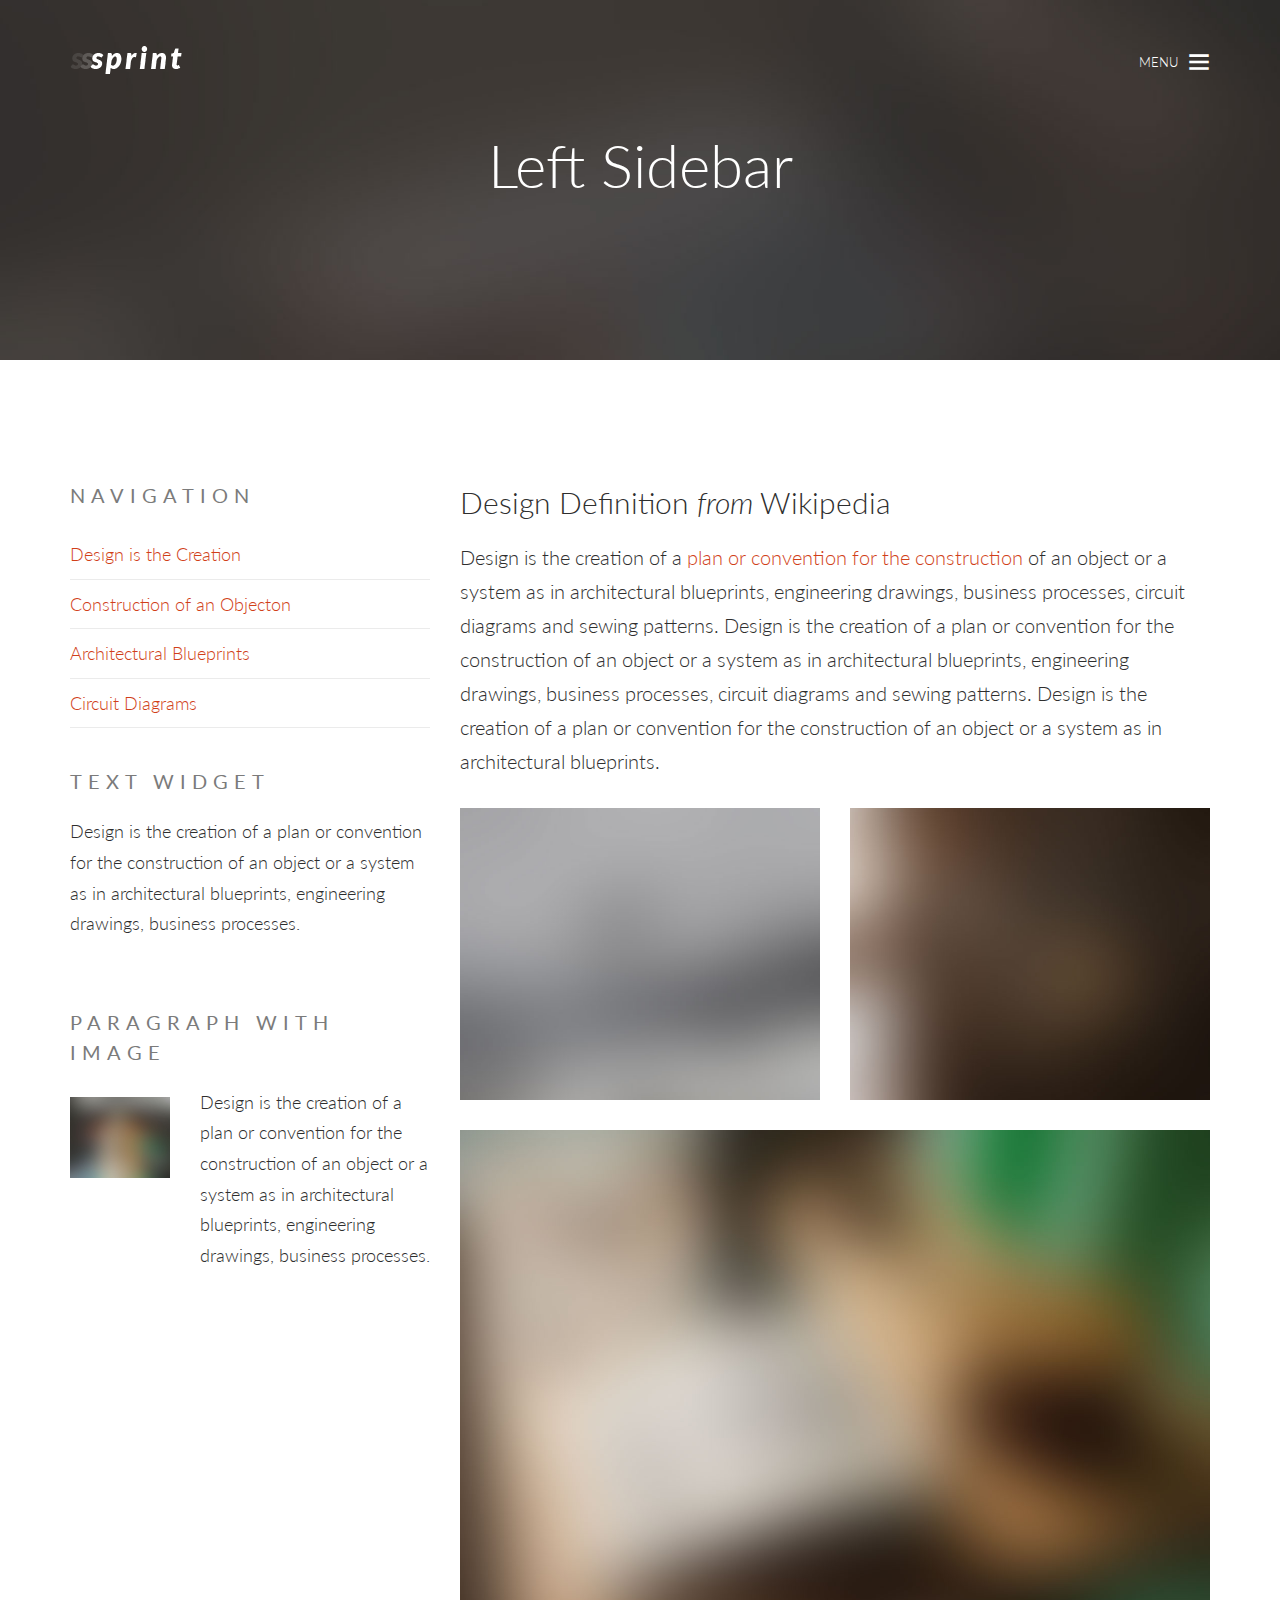
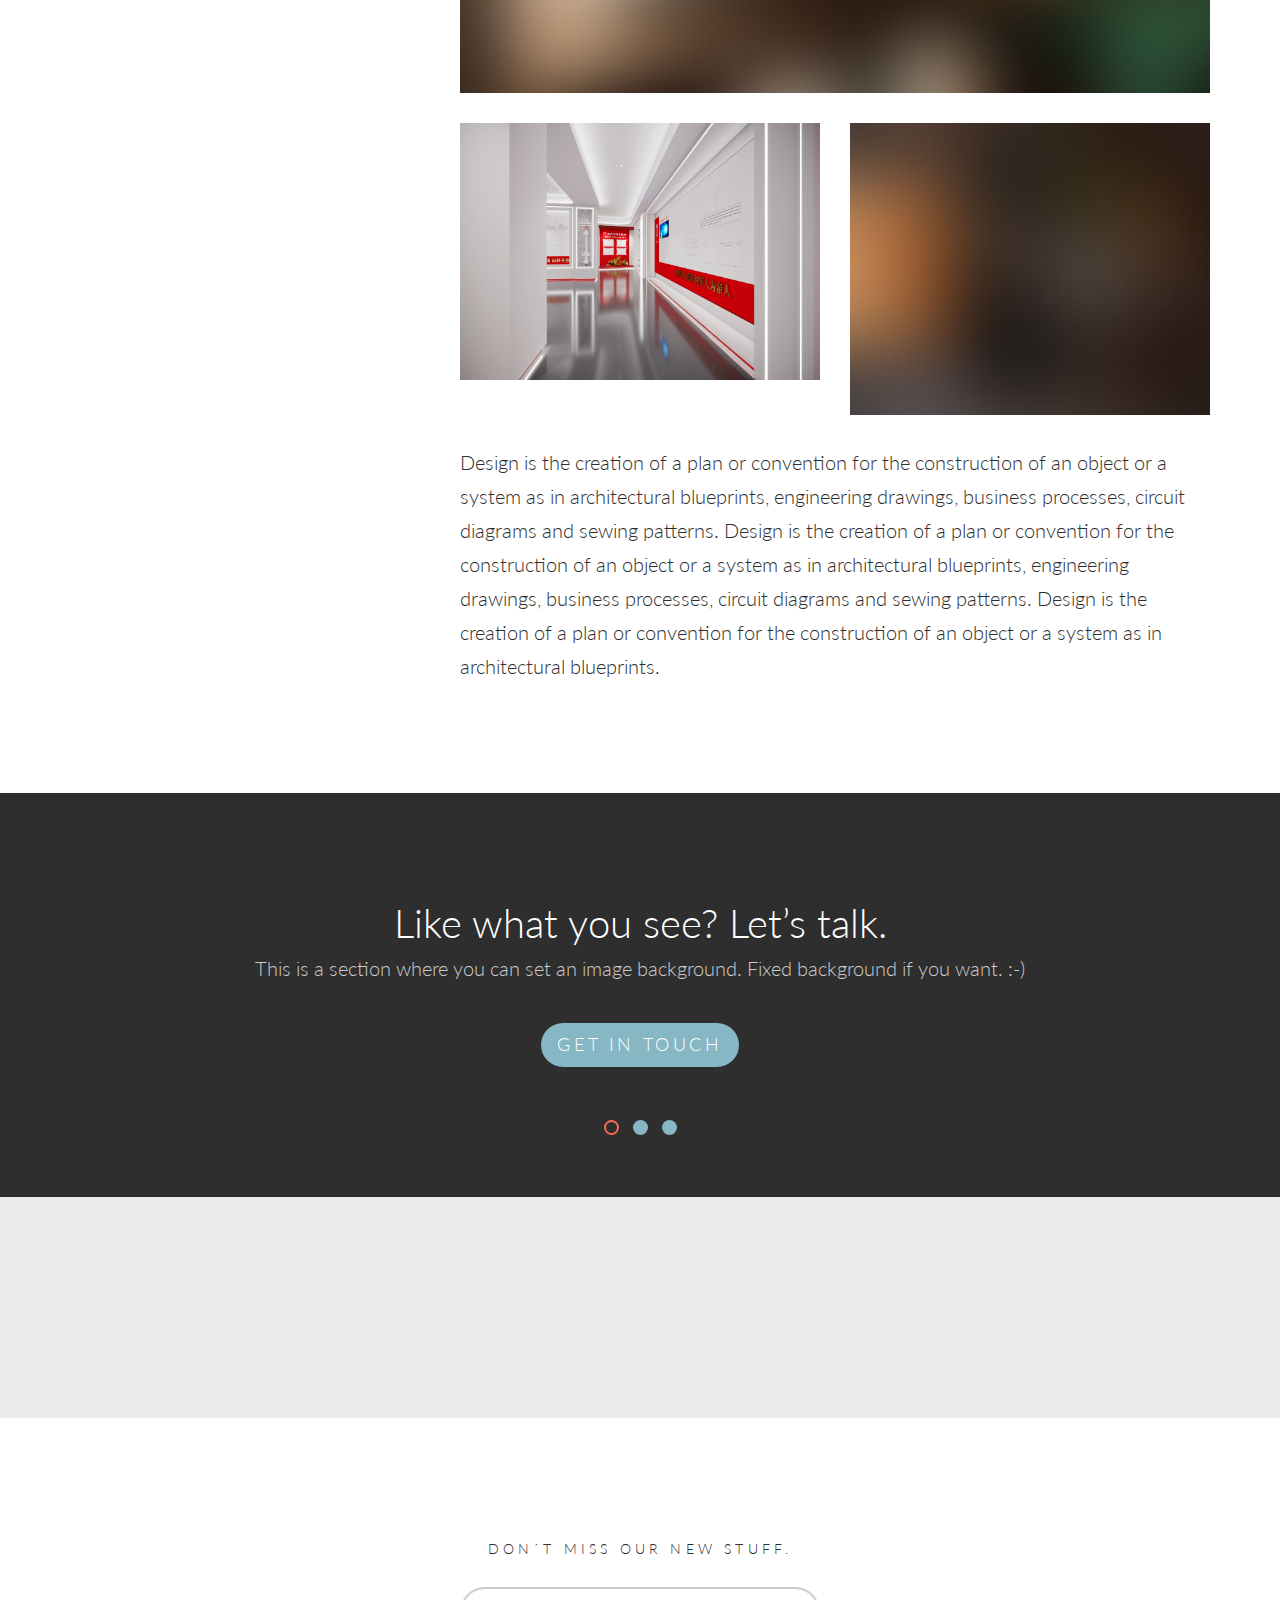
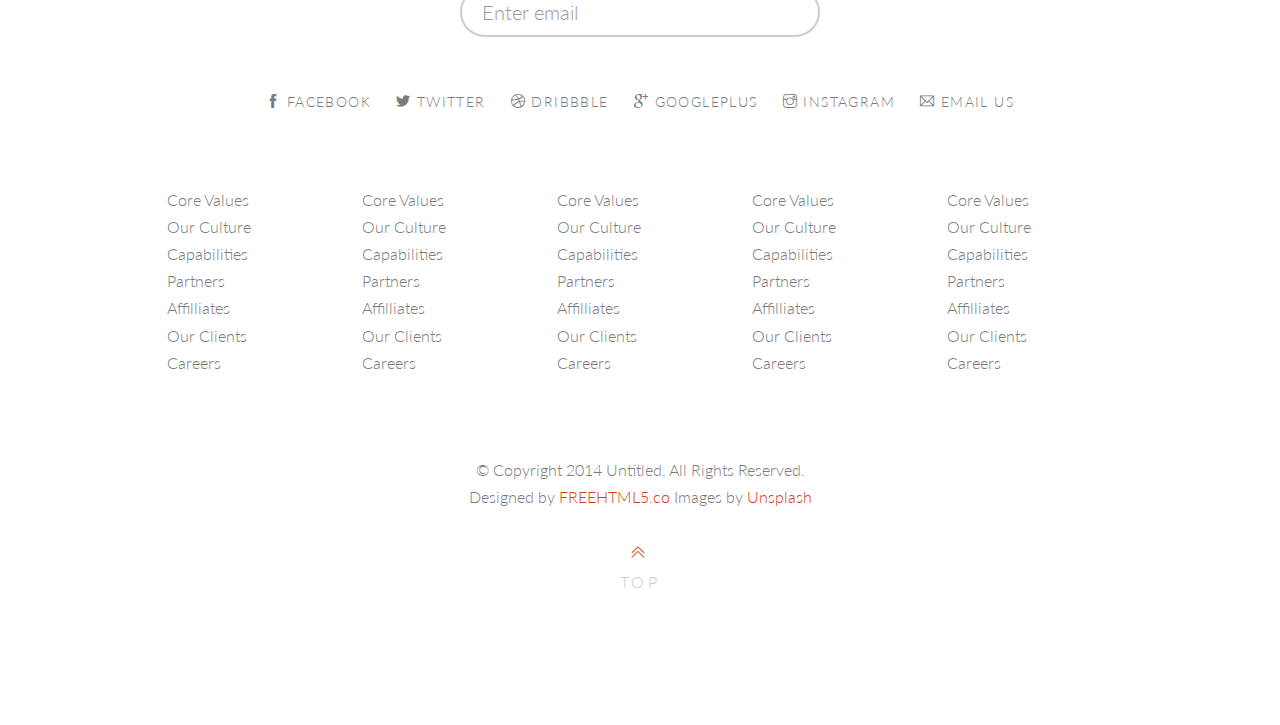
<file: left-sidebar.html>
<!-- 
//////////////////////////////////////////////////////

FREE HTML5 TEMPLATE 
DESIGNED & DEVELOPED by FREEHTML5.CO

//////////////////////////////////////////////////////
 -->
<!DOCTYPE html>
<!--[if lt IE 7]>      <html class="no-js lt-ie9 lt-ie8 lt-ie7"> <![endif]-->
<!--[if IE 7]>         <html class="no-js lt-ie9 lt-ie8"> <![endif]-->
<!--[if IE 8]>         <html class="no-js lt-ie9"> <![endif]-->
<!--[if gt IE 8]><!--> <html class="no-js"> <!--<![endif]-->
	<head>
		<meta charset="utf-8">
		<meta http-equiv="X-UA-Compatible" content="IE=edge">
		<title>艺展文化</title>
		<meta name="viewport" content="width=device-width, initial-scale=1">
		<meta name="description" content="Free HTML5 Template by FREEHTML5.co" />
  	<meta name="keywords" content="freebie, template, bootstrap, html5, css3, mobile first, responsive" />
  	<meta name="author" content="FREEHTML5.co" />
	
	<!-- Facebook & Twitter -->
	<meta property="og:title" content=""/>
	<meta property="og:image" content=""/>
	<meta property="og:url" content=""/>
	<meta property="og:site_name" content=""/>
	<meta property="og:description" content=""/>
	<meta name="twitter:title" content="" />
	<meta name="twitter:image" content="" />
	<meta name="twitter:url" content="" />
	<meta name="twitter:card" content="" />
	
    <!-- Place favicon.ico and apple-touch-icon.png in the root directory -->
    <link rel="shortcut icon" href="favicon.ico">

    <!-- Google Webfont -->
		<link href='http://fonts.googleapis.com/css?family=Lato:300,400,700' rel='stylesheet' type='text/css'>
		
		<!-- Bootstrap & Style -->
		<link rel="stylesheet" href="css/bootstrap.min.css">
		<link rel="stylesheet" href="css/owl.carousel.min.css">
		<link rel="stylesheet" href="css/owl.theme.default.min.css">
		<link rel="stylesheet" href="css/magnific-popup.css">
		<link rel="stylesheet" href="css/style.css">
		
		<!-- Iconfonts -->
		<link rel="stylesheet" href="css/themify-icons.css">
		
		
		<!--[if lt IE 9]>
		<script src="https://oss.maxcdn.com/libs/html5shiv/3.7.0/html5shiv.js"></script>
		<script src="https://oss.maxcdn.com/libs/respond.js/1.4.2/respond.min.js"></script>
		<![endif]-->

	</head>
	<body id="inner-page">
		<div id="top"></div>
		<div id="fh5co-page">
			
			<nav role="navigation" id="fh5co-nav-slide">
				<div class="container">
					<div class="fh5co-nav-inner">
						<ul>
							<li><a href="index.html">Home</a></li>
							<li><a href="single-portfolio.html">Single Portfolio</a></li>
							<li class="active"><a href="left-sidebar.html">Left Sidebar</a></li>
							<li><a href="right-sidebar.html">Right Sidebar</a></li>
						</ul>
					</div>
				</div>
			</nav>
		
			<header id="fh5co-header" role="banner">
				<div class="container">	
					
					<a href="index.html" id="fh5co-header-logo"><img src="images/logo.png" alt="Sprint Logo"></a>
					<a href="#" class="fh5co-header-bars js-nav-toggle"><span>Menu</span> <i class="ti-menu"></i></a>					

					<h1 class="fh5co-header-intro">Left Sidebar</h1>
				</div>
			</header>	
			<!-- /fh5co-header -->
			
			

			<main id="fh5co-main" role="main">
				<div class="container pb-lg">
					
					<div class="row">
						<div class="col-md-8 col-md-push-4" id="fh5co-content">
							<h2>Design Definition <em>from</em> Wikipedia</h2>
							<p>Design is the creation of a <a href="#">plan or convention for the construction</a> of an object or a system as in architectural blueprints, engineering drawings, business processes, circuit diagrams and sewing patterns. Design is the creation of a plan or convention for the construction of an object or a system as in architectural blueprints, engineering drawings, business processes, circuit diagrams and sewing patterns. Design is the creation of a plan or convention for the construction of an object or a system as in architectural blueprints.</p>
						
							<div class="row fh5co-tile-image">
								<div class="col-md-6">
									<figure>
										<img src="images/project_9.jpg" class="img-responsive" alt="Image">
									</figure>
								</div>
								<div class="col-md-6">
									<figure>
										<img src="images/project_10.jpg" class="img-responsive" alt="Image">
									</figure>
								</div>
								<div class="col-md-12">
									<figure>
										<img src="images/project_detail_1.jpg" class="img-responsive" alt="Image">
									</figure>
								</div>
								<div class="col-md-6">
									<figure>
										<img src="images/project_5.jpg" class="img-responsive" alt="Image">
									</figure>
								</div>
								<div class="col-md-6">
									<figure>
										<img src="images/project_7.jpg" class="img-responsive" alt="Image">
									</figure>
								</div>
							</div>
							<!-- END .fh5co-tile-image -->
							<p>Design is the creation of a plan or convention for the construction of an object or a system as in architectural blueprints, engineering drawings, business processes, circuit diagrams and sewing patterns. Design is the creation of a plan or convention for the construction of an object or a system as in architectural blueprints, engineering drawings, business processes, circuit diagrams and sewing patterns. Design is the creation of a plan or convention for the construction of an object or a system as in architectural blueprints.</p>
						</div>
						<div class="col-md-4 col-md-pull-8" id="fh5co-sidebar">
							<div class="fh5co-side-box fh5co-sidebox-links">
								<h3 class="fh5co-side-title fh5co-heading-uppercase text-left">Navigation</h3>		
								<ul>
									<li><a href="#">Design is the Creation</a></li>
									<li><a href="#">Construction of an Objecton</a></li>
									<li><a href="#">Architectural Blueprints</a></li>
									<li><a href="#">Circuit Diagrams</a></li>
								</ul>
							</div>
							<!-- END .fh5co-side-box -->

							<div class="fh5co-side-box">
								<h3 class="fh5co-side-title fh5co-heading-uppercase text-left">Text Widget</h3>		
								<p>Design is the creation of a plan or convention for the construction of an object or a system as in architectural blueprints, engineering drawings, business processes.</p>
							</div>

							<div class="fh5co-side-box">
								<h3 class="fh5co-side-title fh5co-heading-uppercase text-left">Paragraph with Image</h3>		
								<div class="row">
									<div class="col-md-4">
										<figure><img src="images/project_1.jpg" class="img-responsive" alt="Image"></figure>
									</div>
									<div class="col-md-8">
										<p>Design is the creation of a plan or convention for the construction of an object or a system as in architectural blueprints, engineering drawings, business processes.</p>
									</div>
								</div>
							</div>

						</div>
					</div>
					<!-- END .row -->
				</div>
				<!-- END .container -->


				<section class="fh5co-section" id="fh5co-workwithus">
					<div class="container">
						<div class="fh5co-workwithus-intro">
							<h2>Like what you see?  Let’s talk.</h2>
							<h3 class="has-btn-after">This is a section where you can set an image background. Fixed background if you want. :-)</h3>
							<p><a href="#" class="btn btn-primary btn-lg btn-uppercase btn-effect">Get in touch <i class="ti-angle-right"></i></a></p>
						</div>
					</div>
				</section>

				

				<section class="fh5co-section" id="fh5co-testimonial">
					<i class="ti-quote-left quote-icon"></i>
					<div class="container">
						<div class="owl-carousel-fullwidth">
							<div class="item">
								<p class="text-center quote">Design must be functional and functionality must be translated into visual aesthetics, without any reliance on gimmicks that have to be explained. <cite class="author">&mdash; Ferdinand A. Porsche</cite></p>
							</div>
							<div class="item">
								<p class="text-center quote">Creativity is just connecting things. When you ask creative people how they did something, they feel a little guilty because they didn’t really do it, they just saw something. It seemed obvious to them after a while. <cite class="author">&mdash; Steve Jobs</cite></p>
							</div>
							<div class="item">
								<p class="text-center quote">I think design would be better if designers were much more skeptical about its applications. If you believe in the potency of your craft, where you choose to dole it out is not something to take lightly.<cite class="author">&mdash; Frank Chimero</cite></p>
							</div>
						</div>
					</div>
				</section>

			</main>

			<footer id="fh5co-footer" role="contentinfo">

				<div class="container">
					<div id="fh5co-subscribe">
						<h2 class="fh5co-subscribe-title">Don&acute;t miss our new stuff.</h2>
						<div class="row">
							<div class="col-md-4 col-md-offset-4">
								<form role="form">
								  <div class="form-group">
								    <input type="email" class="form-control" id="subscribe-email" placeholder="Enter email">
								    <button class="btn-subscribe"><i class="ti-arrow-right"></i></button>
								  </div>
								</form>
							</div>
						</div>
					</div>
				</div>
				
				<div class="container text-center fh5co-social-container">
					<ul class="fh5co-social">
						<li><a href="#"><i class="ti-facebook"></i> Facebook</a></li>
						<li><a href="#"><i class="ti-twitter-alt"></i> Twitter</a></li>
						<li><a href="#"><i class="ti-dribbble"></i> Dribbble</a></li>
						<li><a href="#"><i class="ti-google"></i> GooglePlus</a></li>
						<li><a href="#"><i class="ti-instagram"></i> Instagram</a></li>
						<li><a href="#"><i class="ti-email"></i> Email us</a></li>
					</ul>
				</div>
				<div id="fh5co-footer-links">
					<div class="container">
						<div class="row">

							<div class="col-md-2 col-sm-3 col-xs-6 col-xxs-12 col-md-offset-1">
								<div class="footer-links">
									<ul>
										<li><a href="#">Core Values</a></li>
										<li><a href="#">Our Culture</a></li>
										<li><a href="#">Capabilities</a></li>
										<li><a href="#">Partners</a></li>
										<li><a href="#">Affilliates</a></li>
										<li><a href="#">Our Clients</a></li>
										<li><a href="#">Careers</a></li>
									</ul>
								</div>
							</div>
							<div class="col-md-2 col-sm-3 col-xs-6 col-xxs-12">
								<div class="footer-links">
									<ul>
										<li><a href="#">Core Values</a></li>
										<li><a href="#">Our Culture</a></li>
										<li><a href="#">Capabilities</a></li>
										<li><a href="#">Partners</a></li>
										<li><a href="#">Affilliates</a></li>
										<li><a href="#">Our Clients</a></li>
										<li><a href="#">Careers</a></li>
									</ul>
								</div>
							</div>
							<div class="clearfix visible-xs-block"></div>
							<div class="col-md-2 col-sm-3 col-xs-6 col-xxs-12">
								<div class="footer-links">
									<ul>
										<li><a href="#">Core Values</a></li>
										<li><a href="#">Our Culture</a></li>
										<li><a href="#">Capabilities</a></li>
										<li><a href="#">Partners</a></li>
										<li><a href="#">Affilliates</a></li>
										<li><a href="#">Our Clients</a></li>
										<li><a href="#">Careers</a></li>
									</ul>
								</div>
							</div>
							<div class="col-md-2 col-sm-3 col-xs-6 col-xxs-12">
								<div class="footer-links">
									<ul>
										<li><a href="#">Core Values</a></li>
										<li><a href="#">Our Culture</a></li>
										<li><a href="#">Capabilities</a></li>
										<li><a href="#">Partners</a></li>
										<li><a href="#">Affilliates</a></li>
										<li><a href="#">Our Clients</a></li>
										<li><a href="#">Careers</a></li>
									</ul>
								</div>
							</div>
							<div class="clearfix visible-xs-block"></div>
							<div class="clearfix visible-sm-block"></div>
							<div class="col-md-2 col-sm-3 col-xs-6 col-xxs-12">
								<div class="footer-links">
									<ul>
										<li><a href="#">Core Values</a></li>
										<li><a href="#">Our Culture</a></li>
										<li><a href="#">Capabilities</a></li>
										<li><a href="#">Partners</a></li>
										<li><a href="#">Affilliates</a></li>
										<li><a href="#">Our Clients</a></li>
										<li><a href="#">Careers</a></li>
									</ul>
								</div>
							</div>
						</div>
					</div>
				</div>
				<div id="fh5co-copyright">
					<div class="container">
						<p class="text-center"><small>&copy; Copyright 2014 Untitled. All Rights Reserved. <br>	Designed by <a href="http://freehtml5.co/" target="_blank">FREEHTML5.co</a> Images by <a href="http://unsplash.com/" target="_blank">Unsplash</a></small></p>
						<p class="text-center">
							<a href="#top" class="smoothscroll back-to-top"><i class="ti-angle-double-up"></i><span>Top</span></a>
						</p>
					</div>
				</div>
			</footer>

		</div>

		<script src="js/jquery-1.10.2.min.js"></script>
		<script src="js/jquery.easing.1.3.js"></script>
		<script src="js/bootstrap.js"></script>
		<script src="js/modernizr-2.6.2.min.js"></script>
		<script src="js/owl.carousel.min.js"></script>
		<script src="js/jquery.magnific-popup.min.js"></script>
		<script src="js/custom.js"></script>
	</body>
</html>
</file>
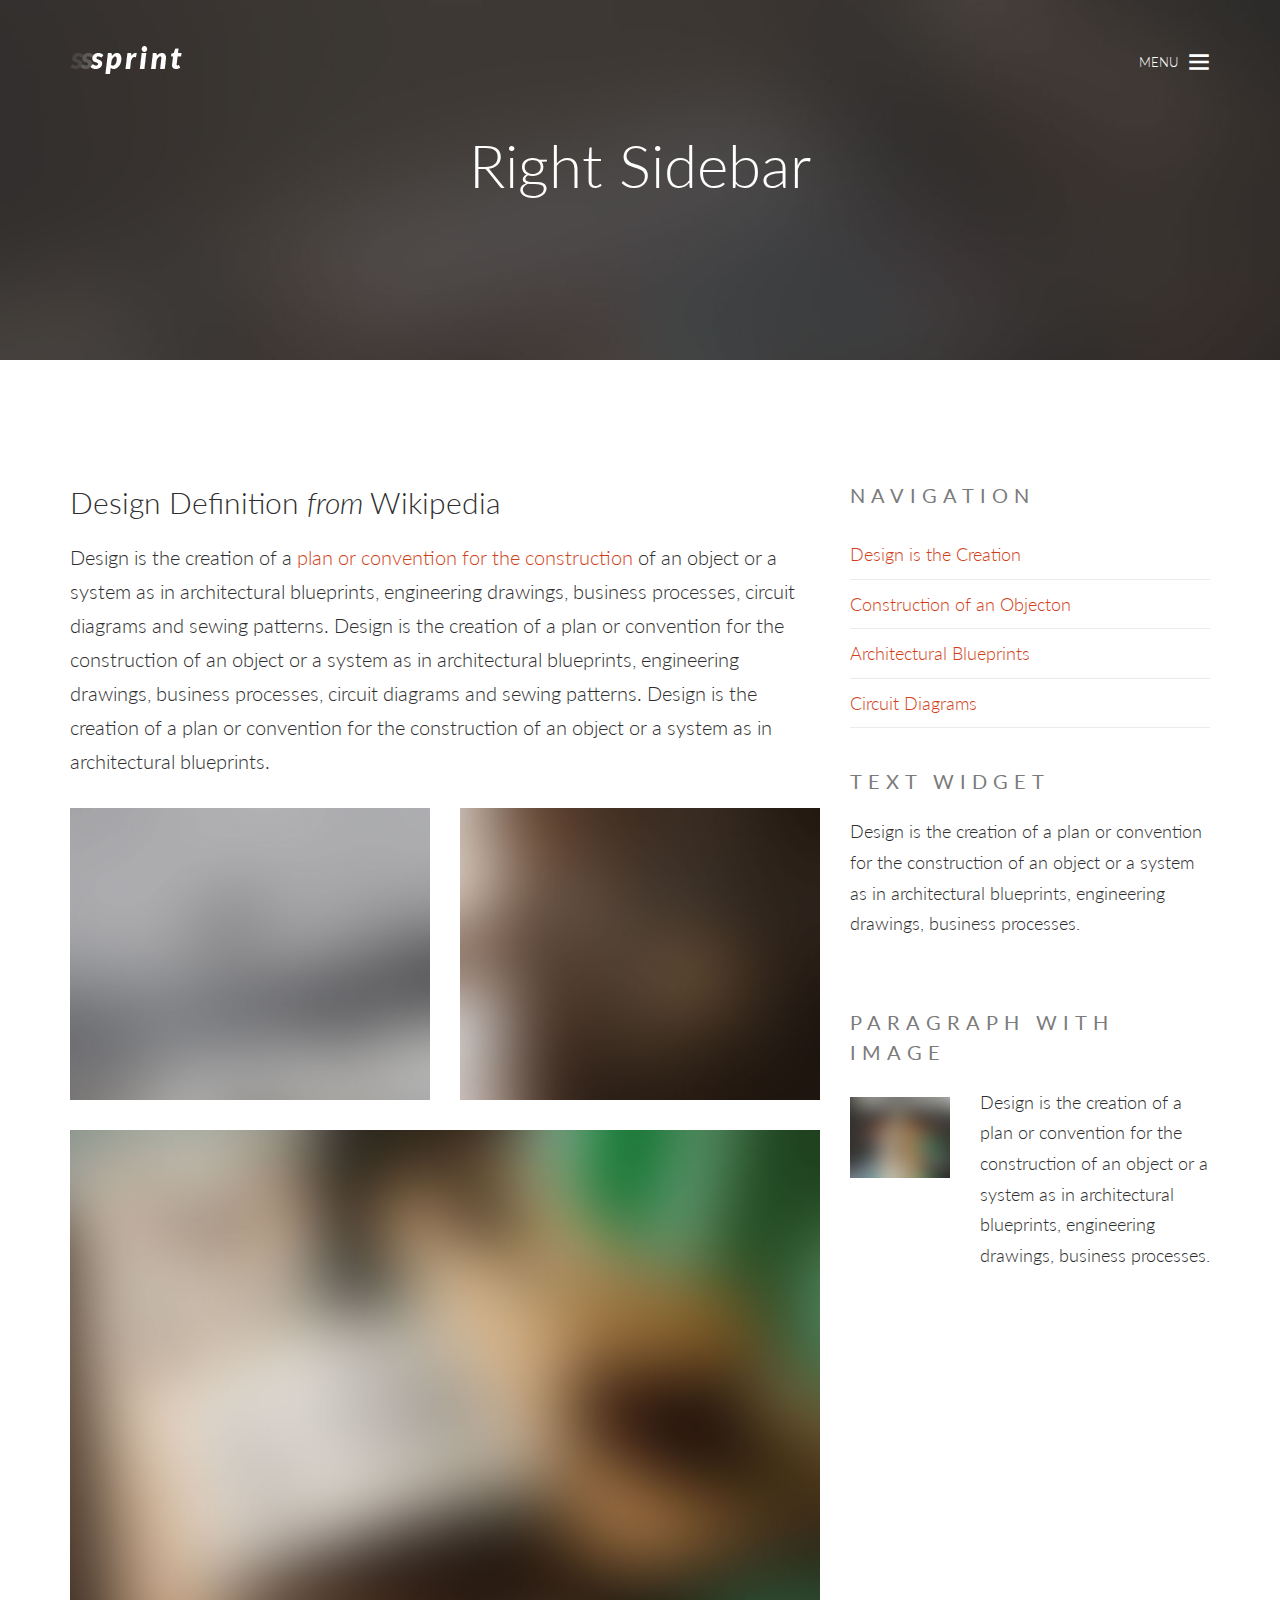
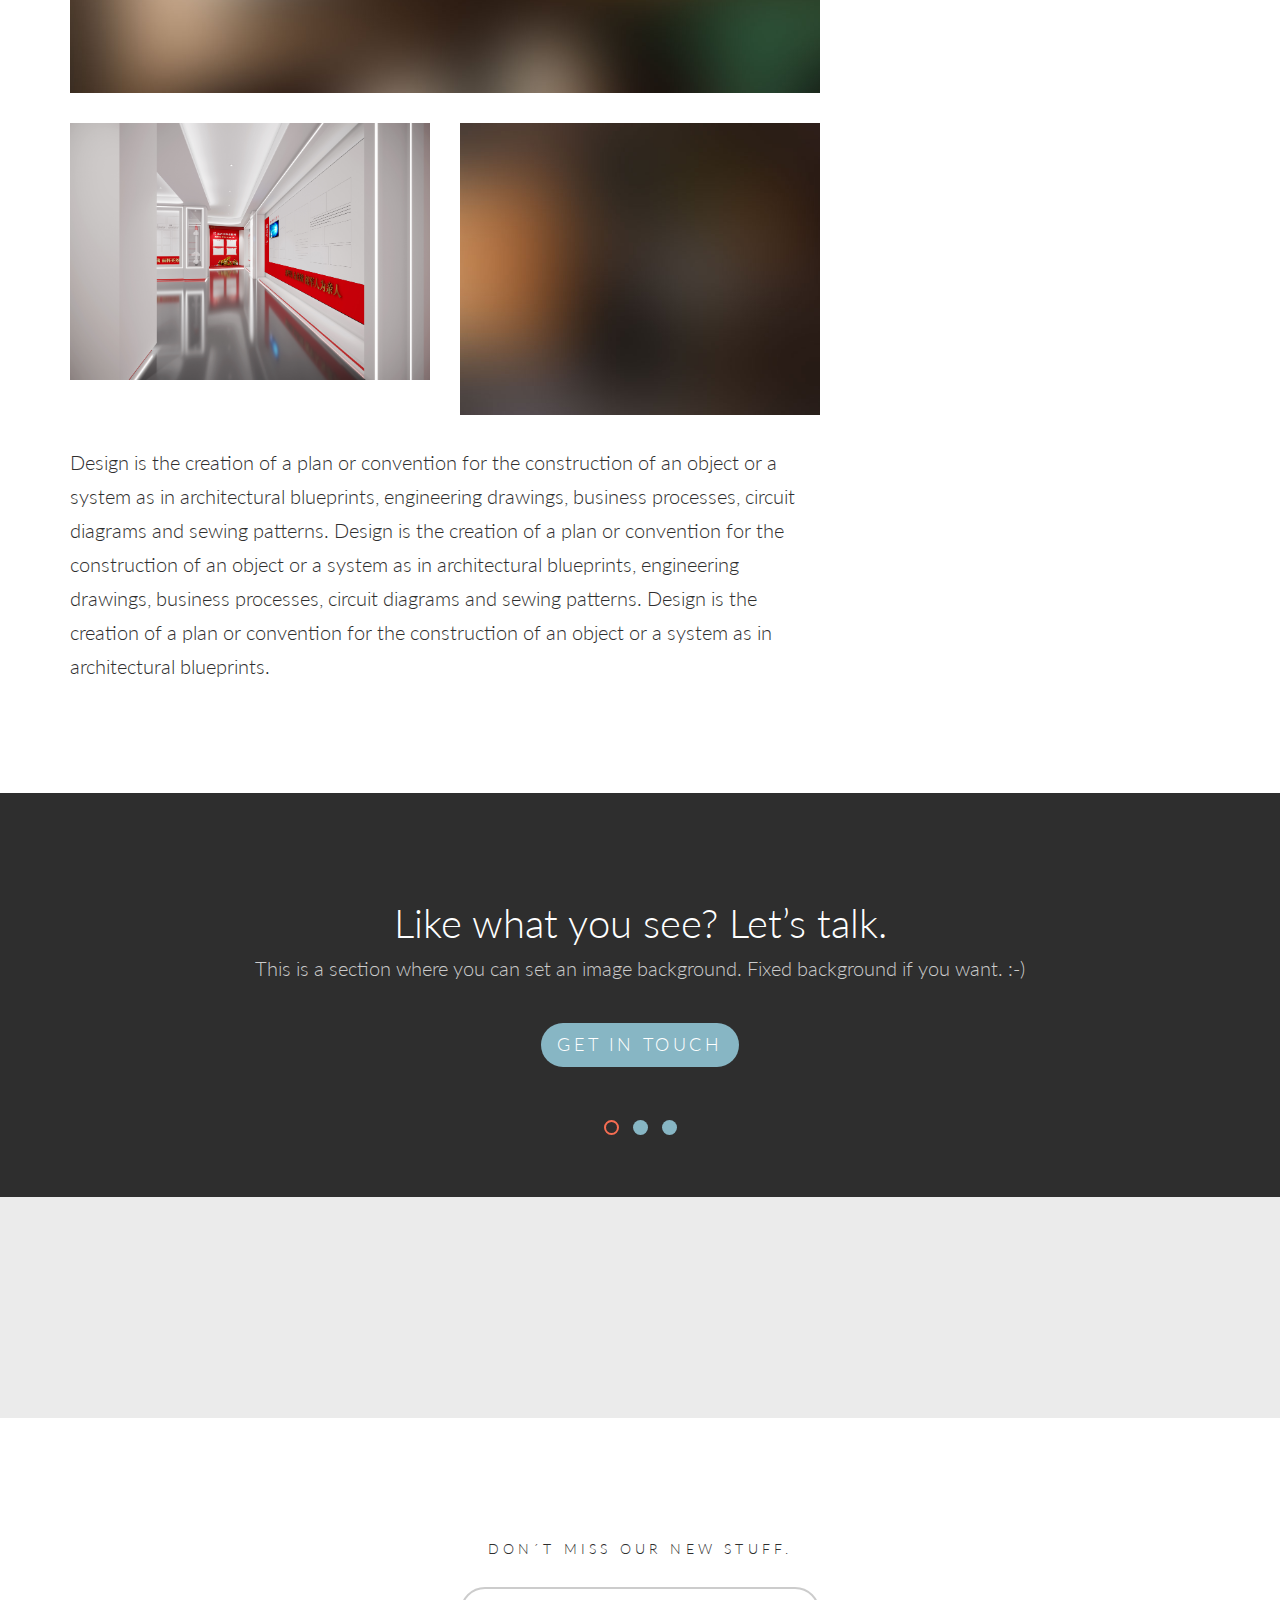
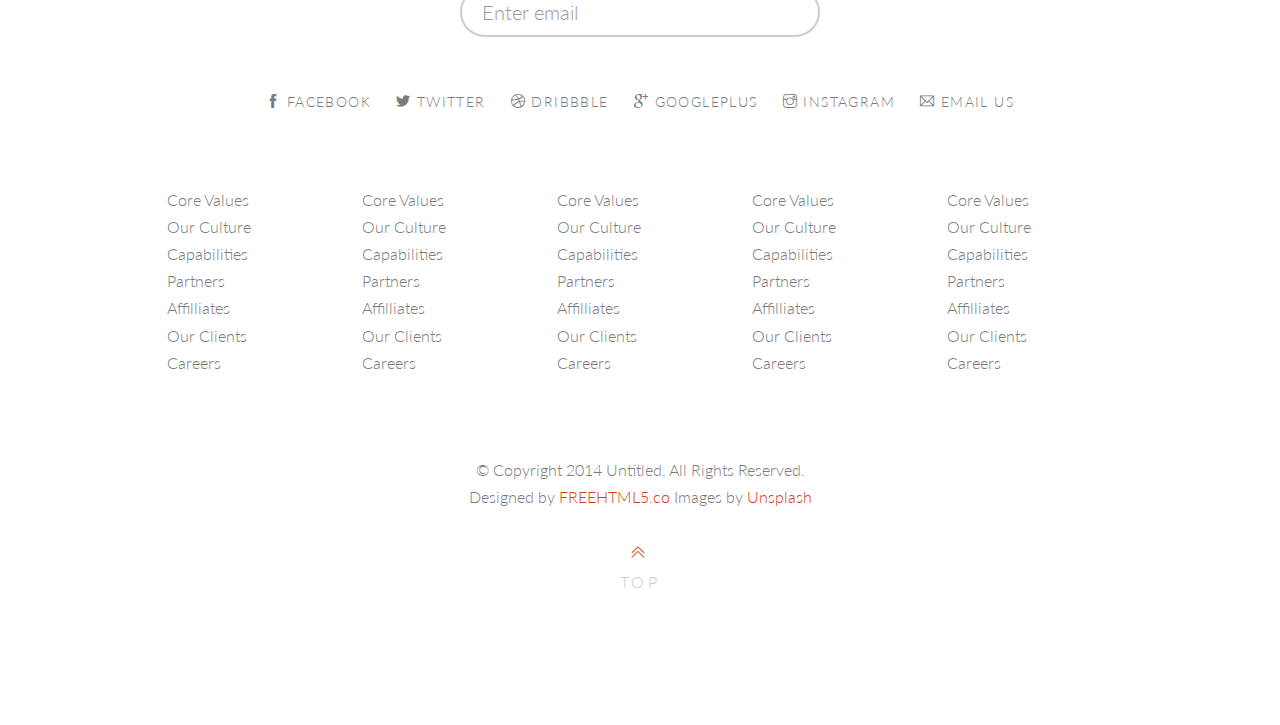
<file: right-sidebar.html>
<!-- 
//////////////////////////////////////////////////////

FREE HTML5 TEMPLATE 
DESIGNED & DEVELOPED by FREEHTML5.CO

//////////////////////////////////////////////////////
 -->
<!DOCTYPE html>
<!--[if lt IE 7]>      <html class="no-js lt-ie9 lt-ie8 lt-ie7"> <![endif]-->
<!--[if IE 7]>         <html class="no-js lt-ie9 lt-ie8"> <![endif]-->
<!--[if IE 8]>         <html class="no-js lt-ie9"> <![endif]-->
<!--[if gt IE 8]><!--> <html class="no-js"> <!--<![endif]-->
	<head>
		<meta charset="utf-8">
		<meta http-equiv="X-UA-Compatible" content="IE=edge">
		<title>艺展文化</title>
		<meta name="viewport" content="width=device-width, initial-scale=1">
		<meta name="description" content="Free HTML5 Template by FREEHTML5.co" />
  	<meta name="keywords" content="freebie, template, bootstrap, html5, css3, mobile first, responsive" />
  	<meta name="author" content="FREEHTML5.co" />

  	<!-- Facebook & Twitter -->
	<meta property="og:title" content=""/>
	<meta property="og:image" content=""/>
	<meta property="og:url" content=""/>
	<meta property="og:site_name" content=""/>
	<meta property="og:description" content=""/>
	<meta name="twitter:title" content="" />
	<meta name="twitter:image" content="" />
	<meta name="twitter:url" content="" />
	<meta name="twitter:card" content="" />

    <!-- Place favicon.ico and apple-touch-icon.png in the root directory -->
    <link rel="shortcut icon" href="favicon.ico">

    <!-- Google Webfont -->
		<link href='http://fonts.googleapis.com/css?family=Lato:300,400,700' rel='stylesheet' type='text/css'>
		
		<!-- Bootstrap & Style -->
		<link rel="stylesheet" href="css/bootstrap.min.css">
		<link rel="stylesheet" href="css/owl.carousel.min.css">
		<link rel="stylesheet" href="css/owl.theme.default.min.css">
		<link rel="stylesheet" href="css/magnific-popup.css">
		<link rel="stylesheet" href="css/style.css">
		
		<!-- Iconfonts -->
		<link rel="stylesheet" href="css/themify-icons.css">
		
		
		<!--[if lt IE 9]>
		<script src="https://oss.maxcdn.com/libs/html5shiv/3.7.0/html5shiv.js"></script>
		<script src="https://oss.maxcdn.com/libs/respond.js/1.4.2/respond.min.js"></script>
		<![endif]-->

	</head>
	<body id="inner-page">
		<div id="top"></div>
		<div id="fh5co-page">
			
			<nav role="navigation" id="fh5co-nav-slide">
				<div class="container">
					<div class="fh5co-nav-inner">
						<ul>
							<li><a href="index.html">Home</a></li>
							<li><a href="single-portfolio.html">Single Portfolio</a></li>
							<li><a href="left-sidebar.html">Left Sidebar</a></li>
							<li class="active"><a href="right-sidebar.html">Right Sidebar</a></li>
						</ul>
					</div>
				</div>
			</nav>
		
			<header id="fh5co-header" role="banner">
				<div class="container">	
					
					<a href="index.html" id="fh5co-header-logo"><img src="images/logo.png" alt="Sprint Logo"></a>
					<a href="#" class="fh5co-header-bars js-nav-toggle"><span>Menu</span> <i class="ti-menu"></i></a>					

					<h1 class="fh5co-header-intro">Right Sidebar</h1>
				</div>
			</header>	
			<!-- /fh5co-header -->
			
			

			<main id="fh5co-main" role="main">
				<div class="container pb-lg">
					
					<div class="row">
						
						<div class="col-md-8" id="fh5co-content">
							<h2>Design Definition <em>from</em> Wikipedia</h2>
							<p>Design is the creation of a <a href="#">plan or convention for the construction</a> of an object or a system as in architectural blueprints, engineering drawings, business processes, circuit diagrams and sewing patterns. Design is the creation of a plan or convention for the construction of an object or a system as in architectural blueprints, engineering drawings, business processes, circuit diagrams and sewing patterns. Design is the creation of a plan or convention for the construction of an object or a system as in architectural blueprints.</p>
						
							<div class="row fh5co-tile-image">
								<div class="col-md-6">
									<figure>
										<img src="images/project_9.jpg" class="img-responsive" alt="Image">
									</figure>
								</div>
								<div class="col-md-6">
									<figure>
										<img src="images/project_10.jpg" class="img-responsive" alt="Image">
									</figure>
								</div>
								<div class="col-md-12">
									<figure>
										<img src="images/project_detail_1.jpg" class="img-responsive" alt="Image">
									</figure>
								</div>
								<div class="col-md-6">
									<figure>
										<img src="images/project_5.jpg" class="img-responsive" alt="Image">
									</figure>
								</div>
								<div class="col-md-6">
									<figure>
										<img src="images/project_7.jpg" class="img-responsive" alt="Image">
									</figure>
								</div>
							</div>
							<!-- END .fh5co-tile-image -->
							<p>Design is the creation of a plan or convention for the construction of an object or a system as in architectural blueprints, engineering drawings, business processes, circuit diagrams and sewing patterns. Design is the creation of a plan or convention for the construction of an object or a system as in architectural blueprints, engineering drawings, business processes, circuit diagrams and sewing patterns. Design is the creation of a plan or convention for the construction of an object or a system as in architectural blueprints.</p>
						</div>
						<div class="col-md-4" id="fh5co-sidebar">
							<div class="fh5co-side-box fh5co-sidebox-links">
								<h3 class="fh5co-side-title fh5co-heading-uppercase text-left">Navigation</h3>		
								<ul>
									<li><a href="#">Design is the Creation</a></li>
									<li><a href="#">Construction of an Objecton</a></li>
									<li><a href="#">Architectural Blueprints</a></li>
									<li><a href="#">Circuit Diagrams</a></li>
								</ul>
							</div>
							<!-- END .fh5co-side-box -->

							<div class="fh5co-side-box">
								<h3 class="fh5co-side-title fh5co-heading-uppercase text-left">Text Widget</h3>		
								<p>Design is the creation of a plan or convention for the construction of an object or a system as in architectural blueprints, engineering drawings, business processes.</p>
							</div>

							<div class="fh5co-side-box">
								<h3 class="fh5co-side-title fh5co-heading-uppercase text-left">Paragraph with Image</h3>		
								<div class="row">
									<div class="col-md-4">
										<figure><img src="images/project_1.jpg" class="img-responsive" alt="Image"></figure>
									</div>
									<div class="col-md-8">
										<p>Design is the creation of a plan or convention for the construction of an object or a system as in architectural blueprints, engineering drawings, business processes.</p>
									</div>
								</div>
							</div>

						</div>
					</div>
					<!-- END .row -->
				</div>
				<!-- END .container -->


				<section class="fh5co-section" id="fh5co-workwithus">
					<div class="container">
						<div class="fh5co-workwithus-intro">
							<h2>Like what you see?  Let’s talk.</h2>
							<h3 class="has-btn-after">This is a section where you can set an image background. Fixed background if you want. :-)</h3>
							<p><a href="#" class="btn btn-primary btn-lg btn-uppercase btn-effect">Get in touch <i class="ti-angle-right"></i></a></p>
						</div>
					</div>
				</section>

				

				<section class="fh5co-section" id="fh5co-testimonial">
					<i class="ti-quote-left quote-icon"></i>
					<div class="container">
						<div class="owl-carousel-fullwidth">
							<div class="item">
								<p class="text-center quote">Design must be functional and functionality must be translated into visual aesthetics, without any reliance on gimmicks that have to be explained. <cite class="author">&mdash; Ferdinand A. Porsche</cite></p>
							</div>
							<div class="item">
								<p class="text-center quote">Creativity is just connecting things. When you ask creative people how they did something, they feel a little guilty because they didn’t really do it, they just saw something. It seemed obvious to them after a while. <cite class="author">&mdash; Steve Jobs</cite></p>
							</div>
							<div class="item">
								<p class="text-center quote">I think design would be better if designers were much more skeptical about its applications. If you believe in the potency of your craft, where you choose to dole it out is not something to take lightly.<cite class="author">&mdash; Frank Chimero</cite></p>
							</div>
						</div>
					</div>
				</section>

			</main>

			<footer id="fh5co-footer" role="contentinfo">

				<div class="container">
					<div id="fh5co-subscribe">
						<h2 class="fh5co-subscribe-title">Don&acute;t miss our new stuff.</h2>
						<div class="row">
							<div class="col-md-4 col-md-offset-4">
								<form role="form">
								  <div class="form-group">
								    <input type="email" class="form-control" id="subscribe-email" placeholder="Enter email">
								    <button class="btn-subscribe"><i class="ti-arrow-right"></i></button>
								  </div>
								</form>
							</div>
						</div>
					</div>
				</div>
				
				<div class="container text-center fh5co-social-container">
					<ul class="fh5co-social">
						<li><a href="#"><i class="ti-facebook"></i> Facebook</a></li>
						<li><a href="#"><i class="ti-twitter-alt"></i> Twitter</a></li>
						<li><a href="#"><i class="ti-dribbble"></i> Dribbble</a></li>
						<li><a href="#"><i class="ti-google"></i> GooglePlus</a></li>
						<li><a href="#"><i class="ti-instagram"></i> Instagram</a></li>
						<li><a href="#"><i class="ti-email"></i> Email us</a></li>
					</ul>
				</div>
				<div id="fh5co-footer-links">
					<div class="container">
						<div class="row">

							<div class="col-md-2 col-sm-3 col-xs-6 col-xxs-12 col-md-offset-1">
								<div class="footer-links">
									<ul>
										<li><a href="#">Core Values</a></li>
										<li><a href="#">Our Culture</a></li>
										<li><a href="#">Capabilities</a></li>
										<li><a href="#">Partners</a></li>
										<li><a href="#">Affilliates</a></li>
										<li><a href="#">Our Clients</a></li>
										<li><a href="#">Careers</a></li>
									</ul>
								</div>
							</div>
							<div class="col-md-2 col-sm-3 col-xs-6 col-xxs-12">
								<div class="footer-links">
									<ul>
										<li><a href="#">Core Values</a></li>
										<li><a href="#">Our Culture</a></li>
										<li><a href="#">Capabilities</a></li>
										<li><a href="#">Partners</a></li>
										<li><a href="#">Affilliates</a></li>
										<li><a href="#">Our Clients</a></li>
										<li><a href="#">Careers</a></li>
									</ul>
								</div>
							</div>
							<div class="clearfix visible-xs-block"></div>
							<div class="col-md-2 col-sm-3 col-xs-6 col-xxs-12">
								<div class="footer-links">
									<ul>
										<li><a href="#">Core Values</a></li>
										<li><a href="#">Our Culture</a></li>
										<li><a href="#">Capabilities</a></li>
										<li><a href="#">Partners</a></li>
										<li><a href="#">Affilliates</a></li>
										<li><a href="#">Our Clients</a></li>
										<li><a href="#">Careers</a></li>
									</ul>
								</div>
							</div>
							<div class="col-md-2 col-sm-3 col-xs-6 col-xxs-12">
								<div class="footer-links">
									<ul>
										<li><a href="#">Core Values</a></li>
										<li><a href="#">Our Culture</a></li>
										<li><a href="#">Capabilities</a></li>
										<li><a href="#">Partners</a></li>
										<li><a href="#">Affilliates</a></li>
										<li><a href="#">Our Clients</a></li>
										<li><a href="#">Careers</a></li>
									</ul>
								</div>
							</div>
							<div class="clearfix visible-xs-block"></div>
							<div class="clearfix visible-sm-block"></div>
							<div class="col-md-2 col-sm-3 col-xs-6 col-xxs-12">
								<div class="footer-links">
									<ul>
										<li><a href="#">Core Values</a></li>
										<li><a href="#">Our Culture</a></li>
										<li><a href="#">Capabilities</a></li>
										<li><a href="#">Partners</a></li>
										<li><a href="#">Affilliates</a></li>
										<li><a href="#">Our Clients</a></li>
										<li><a href="#">Careers</a></li>
									</ul>
								</div>
							</div>
						</div>
					</div>
				</div>
				<div id="fh5co-copyright">
					<div class="container">
						<p class="text-center"><small>&copy; Copyright 2014 Untitled. All Rights Reserved. <br>	Designed by <a href="http://freehtml5.co/" target="_blank">FREEHTML5.co</a> Images by <a href="http://unsplash.com/" target="_blank">Unsplash</a></small></p>
						<p class="text-center">
							<a href="#top" class="smoothscroll back-to-top"><i class="ti-angle-double-up"></i><span>Top</span></a>
						</p>
					</div>
				</div>
			</footer>

		</div>

		<script src="js/jquery-1.10.2.min.js"></script>
		<script src="js/jquery.easing.1.3.js"></script>
		<script src="js/bootstrap.js"></script>
		<script src="js/modernizr-2.6.2.min.js"></script>
		<script src="js/owl.carousel.min.js"></script>
		<script src="js/jquery.magnific-popup.min.js"></script>
		<script src="js/custom.js"></script>
	</body>
</html>
</file>
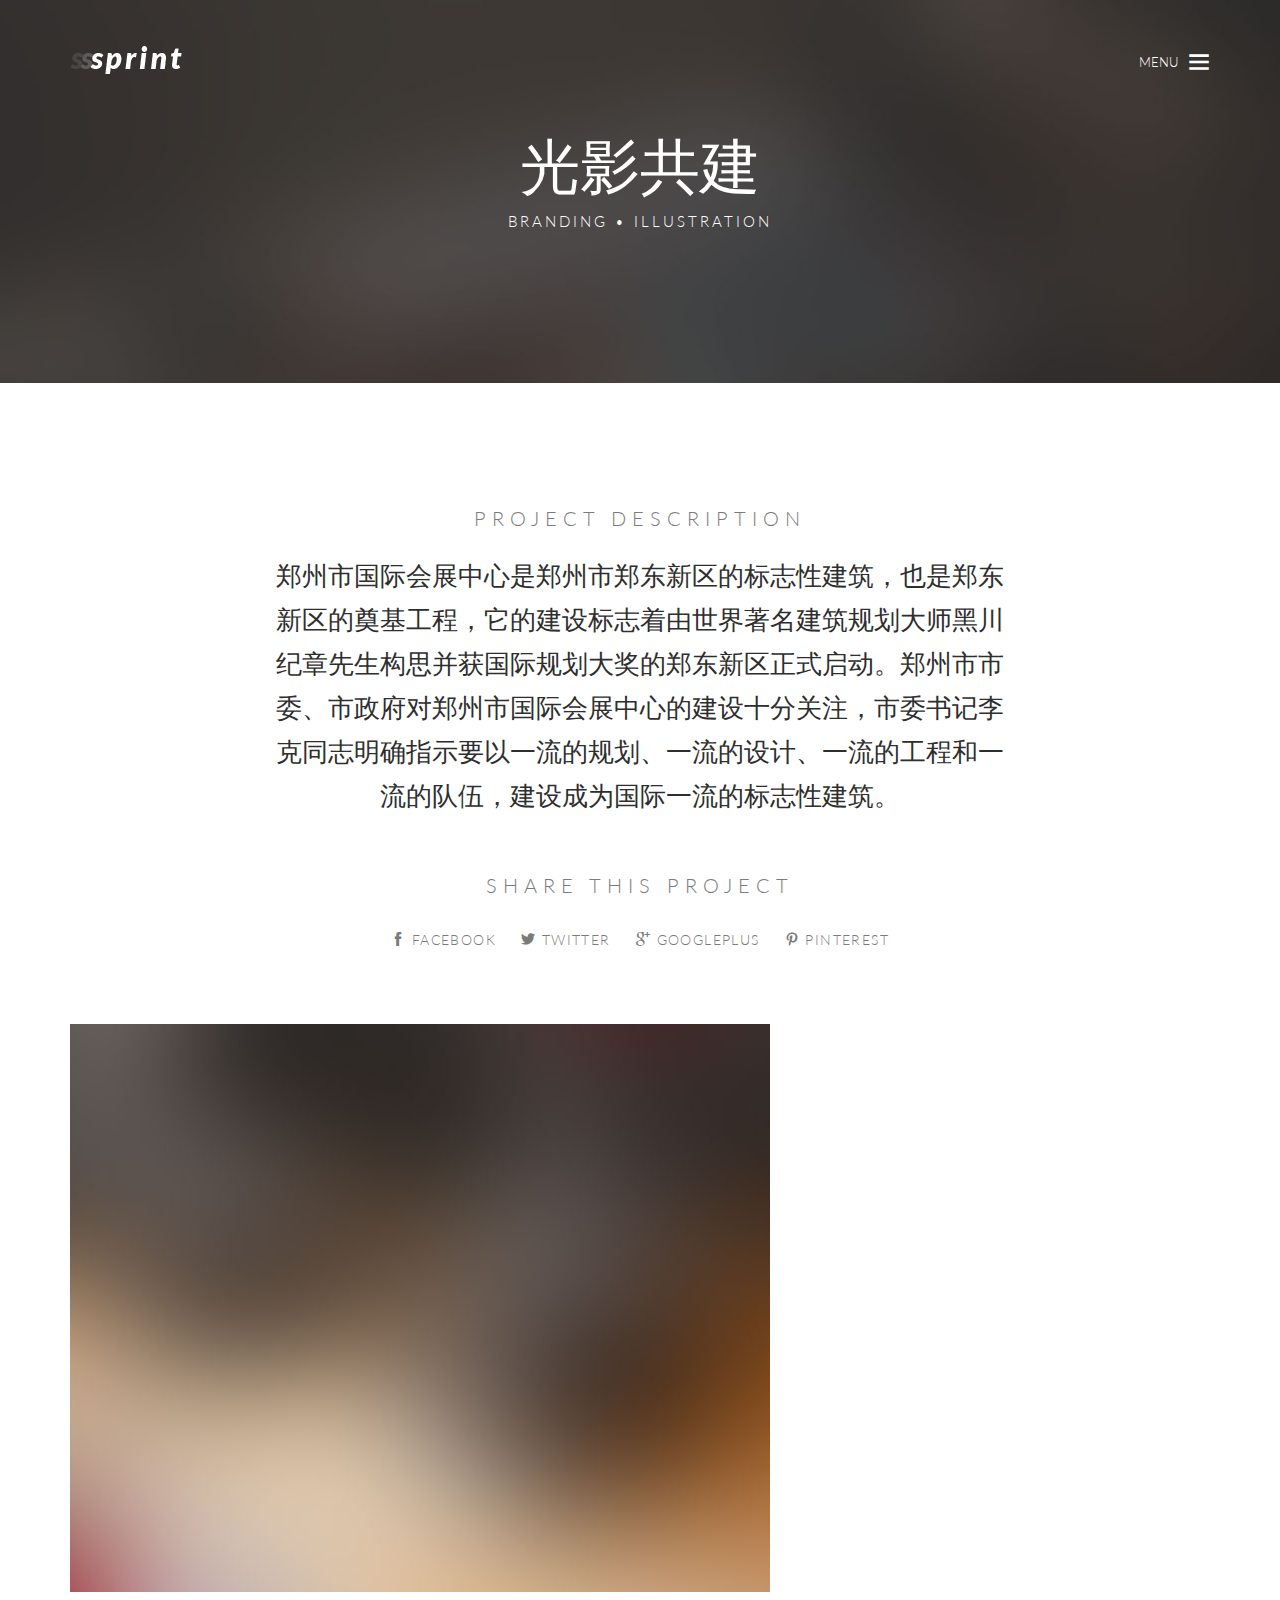
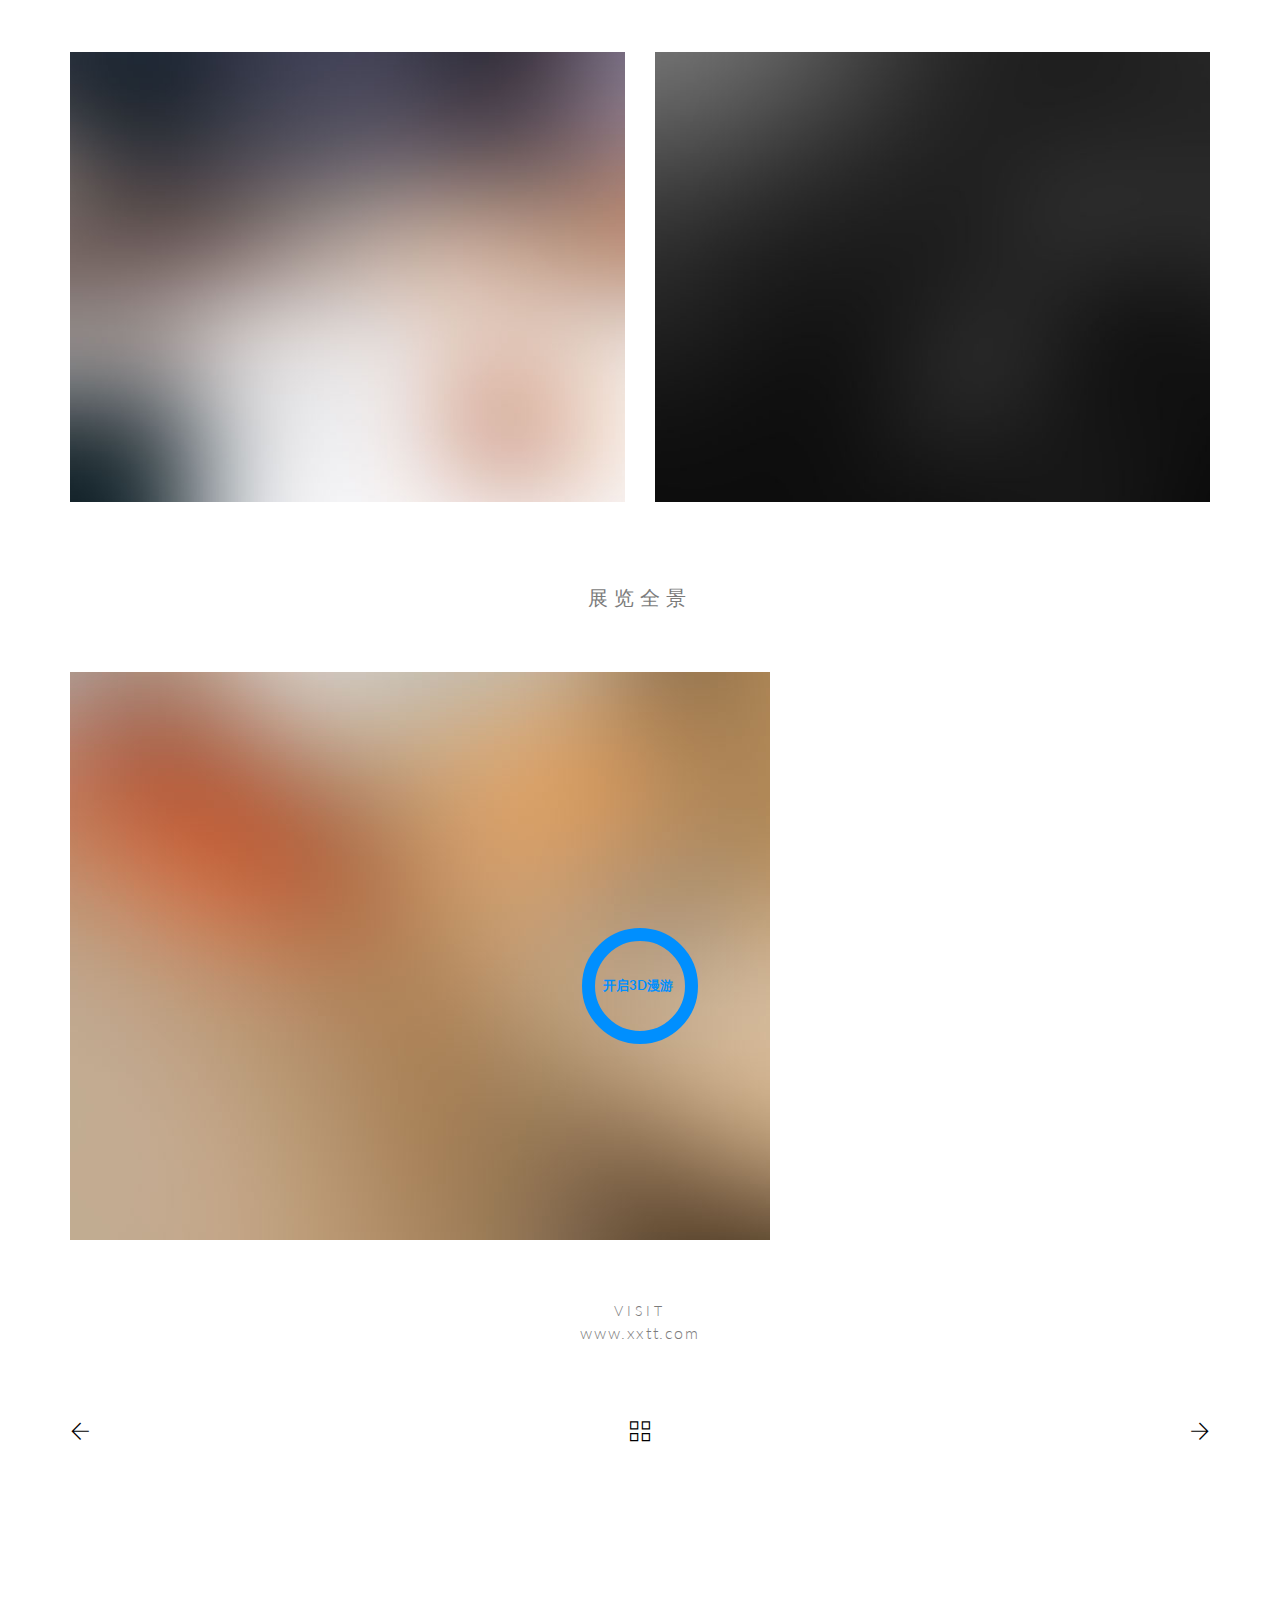
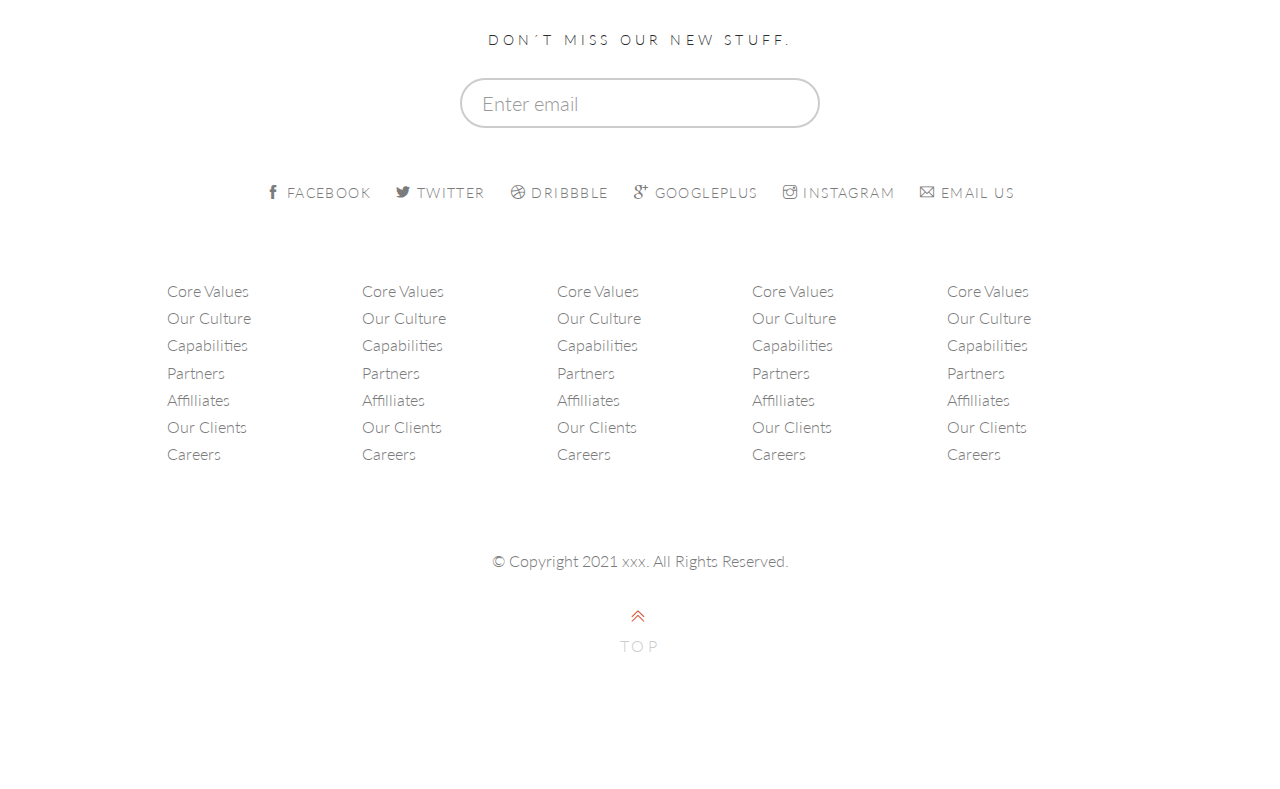
<file: single-portfolio.html>
<!DOCTYPE html>
<!--[if lt IE 7]>      <html class="no-js lt-ie9 lt-ie8 lt-ie7"> <![endif]-->
<!--[if IE 7]>         <html class="no-js lt-ie9 lt-ie8"> <![endif]-->
<!--[if IE 8]>         <html class="no-js lt-ie9"> <![endif]-->
<!--[if gt IE 8]><!--> <html class="no-js"> <!--<![endif]-->
	<head>
		<meta charset="utf-8">
		<meta http-equiv="X-UA-Compatible" content="IE=edge">
		<title>艺展文化</title>
		<meta name="viewport" content="width=device-width, initial-scale=1">
		<meta name="description" content="Free HTML5 Template by FREEHTML5.co" />
  	<meta name="keywords" content="freebie, template, bootstrap, html5, css3, mobile first, responsive" />
  	<meta name="author" content="FREEHTML5.co" />

    <!-- Place favicon.ico and apple-touch-icon.png in the root directory -->
    <link rel="shortcut icon" href="favicon.ico">

    <!-- Google Webfont -->
		<link href='http://fonts.googleapis.com/css?family=Lato:300,400,700' rel='stylesheet' type='text/css'>
		
		<!-- Bootstrap & Style -->
		<link rel="stylesheet" href="css/bootstrap.min.css">
		<link rel="stylesheet" href="css/owl.carousel.min.css">
		<link rel="stylesheet" href="css/owl.theme.default.min.css">
		<link rel="stylesheet" href="css/magnific-popup.css">
		<link rel="stylesheet" href="css/style.css">
		
		<!-- Iconfonts -->
		<link rel="stylesheet" href="css/themify-icons.css">

		<style>
			.icon-box {
				top: 45%;
				left: 45%;
				position: absolute;
				display: block;
				width: 116px;
				height: 116px;
				line-height: 83px;
				color: #008ffe;
				border: 13px solid #008ffe;
				padding-left: 8px;
				margin: 0 auto 16px;
				border-radius: 50%
			}
		</style>
		
		
		<!--[if lt IE 9]>
		<script src="https://oss.maxcdn.com/libs/html5shiv/3.7.0/html5shiv.js"></script>
		<script src="https://oss.maxcdn.com/libs/respond.js/1.4.2/respond.min.js"></script>
		<![endif]-->

	</head>
	<body id="inner-page">
		<div id="top"></div>
		<div id="fh5co-page">
			
			<nav role="navigation" id="fh5co-nav-slide">
				<div class="container">
					<div class="fh5co-nav-inner">
						<ul>
							<li><a href="index.html">Home</a></li>
							<li class="active"><a href="single-portfolio.html">Single Portfolio</a></li>
							<li><a href="left-sidebar.html">Left Sidebar</a></li>
							<li><a href="right-sidebar.html">Right Sidebar</a></li>
						</ul>
					</div>
				</div>
			</nav>
		
			<header id="fh5co-header" role="banner">
				<div class="container">	
					
					<a href="index.html" id="fh5co-header-logo"><img src="images/logo.png" alt="Sprint Logo"></a>
					<a href="#" class="fh5co-header-bars js-nav-toggle"><span>Menu</span> <i class="ti-menu"></i></a>					

					<h1 class="fh5co-header-intro">光影共建<span class="category">Branding &bull; Illustration</span></h1>
				</div>
			</header>	
			<!-- /fh5co-header -->
			
			

			<main id="fh5co-main" role="main">
				<div class="container pb-lg">
					
					<div class="row">
						<div class="col-md-8 col-md-offset-2">
							<div class="fh5co-heading text-center">
								<h2 class="fh5co-heading-uppercase">Project Description</h2>
								<h3 class="fh5co-heading-intro mb-md">郑州市国际会展中心是郑州市郑东新区的标志性建筑，也是郑东新区的奠基工程，它的建设标志着由世界著名建筑规划大师黑川纪章先生构思并获国际规划大奖的郑东新区正式启动。郑州市市委、市政府对郑州市国际会展中心的建设十分关注，市委书记李克同志明确指示要以一流的规划、一流的设计、一流的工程和一流的队伍，建设成为国际一流的标志性建筑。</h3>

								<h2 class="fh5co-heading-uppercase">Share this project</h2>
								<ul class="fh5co-social">
									<li><a href="#"><i class="ti-facebook"></i> Facebook</a></li>
									<li><a href="#"><i class="ti-twitter-alt"></i> Twitter</a></li>
									<li><a href="#"><i class="ti-google"></i> GooglePlus</a></li>
									<li><a href="#"><i class="ti-pinterest"></i> Pinterest</a></li>
								</ul>
							</div>
						</div>	
					</div>
					<!-- END .row -->
					<div class="row">
						<div class="col-md-12 mb-lg">
							<figure>
								<img src="images/project_3.jpg" class="img-responsive" alt="Project Title here">
							</figure>
						</div>
						<div class="col-md-6 mb-lg">
							<figure>
								<img src="images/project_8.jpg" class="img-responsive" alt="Image">
							</figure>
						</div>
						<div class="col-md-6 mb-lg">
							<figure>
								<img src="images/project_6.jpg" class="img-responsive" alt="Image">
							</figure>
						</div>
					</div>
					<!-- END .row -->

					<div class="row">
						<div class="col-md-8 col-md-offset-2">
							<div class="fh5co-heading text-center">

								<h2 class="fh5co-heading-uppercase">展览全景</h2>
							</div>

						</div>
					</div>
					<div class="row">
						<div class="col-md-12 mb-lg">
							<figure>
								<img src="images/project_2.jpg" class="img-responsive" alt="Project Title here">
								<div class="icon-box"><span style="text-align: center;font-size: 13px;font-weight: bold">开启3D漫游</span></div>
							</figure>
						</div>
					</div>
					<!-- END .row -->
					<div class="row mb-md">
						<div class="col-md-12 text-center">
							<p><a href="#" class="fh5co-visit">Visit <span>www.xxtt.com</span></a>
							</p>
						</div>
					</div>
					<div class="row">
						<div class="col-md-12">
							<div class="fh5co-pagination">
								<a href="#" class="fh5co-pageination-prev" title="Previous Project"><i class="ti-arrow-left"></i></a>
								<a href="#" class="fh5co-pageination-all" title="View All Projects"><i class="ti-view-grid"></i></a>
								<a href="#" class="fh5co-pageination-next" title="Next Project"><i class="ti-arrow-right"></i></a>
							</div>
						</div>
					</div>
				</div>


			</main>

			<footer id="fh5co-footer" role="contentinfo">

				<div class="container">
					<div id="fh5co-subscribe">
						<h2 class="fh5co-subscribe-title">Don&acute;t miss our new stuff.</h2>
						<div class="row">
							<div class="col-md-4 col-md-offset-4">
								<form role="form">
								  <div class="form-group">
								    <input type="email" class="form-control" id="subscribe-email" placeholder="Enter email">
								    <button class="btn-subscribe"><i class="ti-arrow-right"></i></button>
								  </div>
								</form>
							</div>
						</div>
					</div>
				</div>
				
				<div class="container text-center fh5co-social-container">
					<ul class="fh5co-social">
						<li><a href="#"><i class="ti-facebook"></i> Facebook</a></li>
						<li><a href="#"><i class="ti-twitter-alt"></i> Twitter</a></li>
						<li><a href="#"><i class="ti-dribbble"></i> Dribbble</a></li>
						<li><a href="#"><i class="ti-google"></i> GooglePlus</a></li>
						<li><a href="#"><i class="ti-instagram"></i> Instagram</a></li>
						<li><a href="#"><i class="ti-email"></i> Email us</a></li>
					</ul>
				</div>
				<div id="fh5co-footer-links">
					<div class="container">
						<div class="row">

							<div class="col-md-2 col-sm-3 col-xs-6 col-xxs-12 col-md-offset-1">
								<div class="footer-links">
									<ul>
										<li><a href="#">Core Values</a></li>
										<li><a href="#">Our Culture</a></li>
										<li><a href="#">Capabilities</a></li>
										<li><a href="#">Partners</a></li>
										<li><a href="#">Affilliates</a></li>
										<li><a href="#">Our Clients</a></li>
										<li><a href="#">Careers</a></li>
									</ul>
								</div>
							</div>
							<div class="col-md-2 col-sm-3 col-xs-6 col-xxs-12">
								<div class="footer-links">
									<ul>
										<li><a href="#">Core Values</a></li>
										<li><a href="#">Our Culture</a></li>
										<li><a href="#">Capabilities</a></li>
										<li><a href="#">Partners</a></li>
										<li><a href="#">Affilliates</a></li>
										<li><a href="#">Our Clients</a></li>
										<li><a href="#">Careers</a></li>
									</ul>
								</div>
							</div>
							<div class="clearfix visible-xs-block"></div>
							<div class="col-md-2 col-sm-3 col-xs-6 col-xxs-12">
								<div class="footer-links">
									<ul>
										<li><a href="#">Core Values</a></li>
										<li><a href="#">Our Culture</a></li>
										<li><a href="#">Capabilities</a></li>
										<li><a href="#">Partners</a></li>
										<li><a href="#">Affilliates</a></li>
										<li><a href="#">Our Clients</a></li>
										<li><a href="#">Careers</a></li>
									</ul>
								</div>
							</div>
							<div class="col-md-2 col-sm-3 col-xs-6 col-xxs-12">
								<div class="footer-links">
									<ul>
										<li><a href="#">Core Values</a></li>
										<li><a href="#">Our Culture</a></li>
										<li><a href="#">Capabilities</a></li>
										<li><a href="#">Partners</a></li>
										<li><a href="#">Affilliates</a></li>
										<li><a href="#">Our Clients</a></li>
										<li><a href="#">Careers</a></li>
									</ul>
								</div>
							</div>
							<div class="clearfix visible-xs-block"></div>
							<div class="clearfix visible-sm-block"></div>
							<div class="col-md-2 col-sm-3 col-xs-6 col-xxs-12">
								<div class="footer-links">
									<ul>
										<li><a href="#">Core Values</a></li>
										<li><a href="#">Our Culture</a></li>
										<li><a href="#">Capabilities</a></li>
										<li><a href="#">Partners</a></li>
										<li><a href="#">Affilliates</a></li>
										<li><a href="#">Our Clients</a></li>
										<li><a href="#">Careers</a></li>
									</ul>
								</div>
							</div>
						</div>
					</div>
				</div>
				<div id="fh5co-copyright">
					<div class="container">
						<p class="text-center"><small>&copy; Copyright 2021 xxx. All Rights Reserved. <br></small></p>
						<p class="text-center">
							<a href="#top" class="smoothscroll back-to-top"><i class="ti-angle-double-up"></i><span>Top</span></a>
						</p>
					</div>
				</div>
			</footer>

		</div>

		<script src="js/jquery-1.10.2.min.js"></script>
		<script src="js/jquery.easing.1.3.js"></script>
		<script src="js/bootstrap.js"></script>
		<script src="js/modernizr-2.6.2.min.js"></script>
		<script src="js/owl.carousel.min.js"></script>
		<script src="js/jquery.magnific-popup.min.js"></script>
		<script src="js/custom.js"></script>
	</body>
</html>
</file>
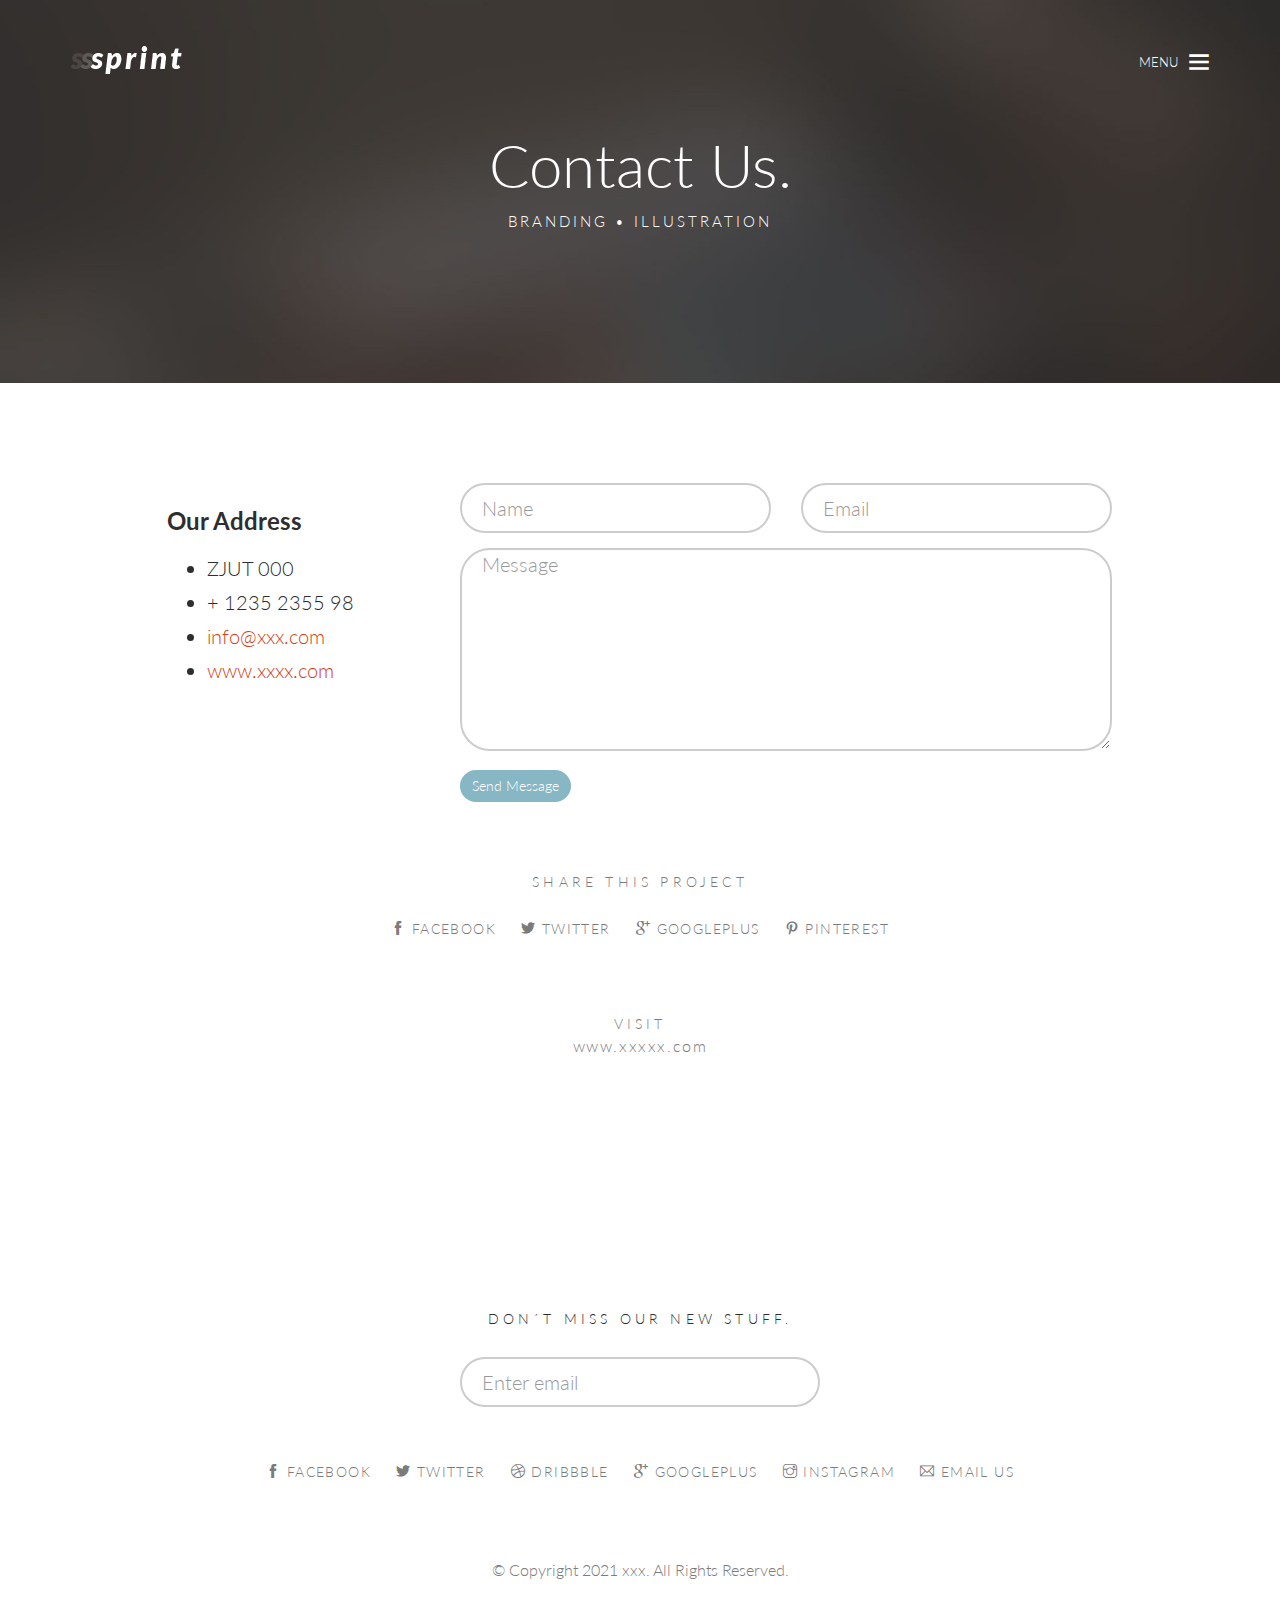
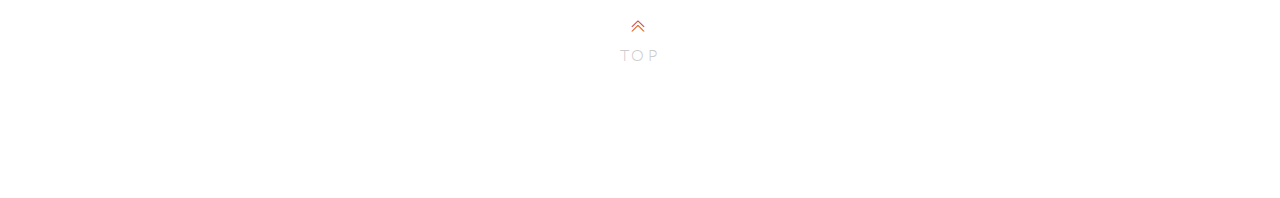
<file: Software/index/contact.html>
<!DOCTYPE html>
<!--[if lt IE 7]>      <html class="no-js lt-ie9 lt-ie8 lt-ie7"> <![endif]-->
<!--[if IE 7]>         <html class="no-js lt-ie9 lt-ie8"> <![endif]-->
<!--[if IE 8]>         <html class="no-js lt-ie9"> <![endif]-->
<!--[if gt IE 8]><!--> <html class="no-js"> <!--<![endif]-->
<head>
    <meta charset="utf-8">
    <meta http-equiv="X-UA-Compatible" content="IE=edge">
    <title>艺展文化</title>
    <meta name="viewport" content="width=device-width, initial-scale=1">
    <meta name="description" content="Free HTML5 Template by FREEHTML5.co" />
    <meta name="keywords" content="freebie, template, bootstrap, html5, css3, mobile first, responsive" />
    <meta name="author" content="FREEHTML5.co" />

    <!-- Place favicon.ico and apple-touch-icon.png in the root directory -->
    <link rel="shortcut icon" href="favicon.ico">

    <!-- Google Webfont -->
    <link href='http://fonts.googleapis.com/css?family=Lato:300,400,700' rel='stylesheet' type='text/css'>

    <!-- Bootstrap & Style -->
    <link rel="stylesheet" href="css/bootstrap.min.css">
    <link rel="stylesheet" href="css/owl.carousel.min.css">
    <link rel="stylesheet" href="css/owl.theme.default.min.css">
    <link rel="stylesheet" href="css/magnific-popup.css">
    <link rel="stylesheet" href="css/style.css">

    <!-- Iconfonts -->
    <link rel="stylesheet" href="css/themify-icons.css">


    <!--[if lt IE 9]>
    <script src="https://oss.maxcdn.com/libs/html5shiv/3.7.0/html5shiv.js"></script>
    <script src="https://oss.maxcdn.com/libs/respond.js/1.4.2/respond.min.js"></script>
    <![endif]-->

</head>
<body id="inner-page">
<div id="top"></div>
<div id="fh5co-page">

    <nav role="navigation" id="fh5co-nav-slide">
        <div class="container">
            <div class="fh5co-nav-inner">
                <ul>
                    <li><a href="index.html">Home</a></li>
                    <li class="active"><a href="single-portfolio.html">Single Portfolio</a></li>
                    <li><a href="left-sidebar.html">Left Sidebar</a></li>
                    <li><a href="right-sidebar.html">Right Sidebar</a></li>
                </ul>
            </div>
        </div>
    </nav>

    <header id="fh5co-header" role="banner">
        <div class="container">

            <a href="index.html" id="fh5co-header-logo"><img src="images/logo.png" alt="Sprint Logo"></a>
            <a href="#" class="fh5co-header-bars js-nav-toggle"><span>Menu</span> <i class="ti-menu"></i></a>

            <h1 class="fh5co-header-intro">Contact Us.<span class="category">Branding &bull; Illustration</span></h1>
        </div>
    </header>
    <!-- /fh5co-header -->



    <main id="fh5co-main" role="main">
        <div class="container pb-lg">

            <div class="row">
                <div class="col-md-3 col-md-push-1 animate-box">
                    <h3 style="font-weight: bold">Our Address</h3>
                    <ul class="contact-info">
                        <li><i class="icon-location4"></i>ZJUT 000</li>
                        <li><i class="icon-phone3"></i>+ 1235 2355 98</li>
                        <li><i class="icon-location3"></i><a href="#">info@xxx.com</a></li>
                        <li><i class="icon-globe2"></i><a href="#">www.xxxx.com</a></li>
                    </ul>
                </div>
                <div class="col-md-7 col-md-push-1 animate-box">
                    <div class="row">
                        <div class="col-md-6">
                            <div class="form-group">
                                <input type="text" class="form-control" placeholder="Name">
                            </div>
                        </div>
                        <div class="col-md-6">
                            <div class="form-group">
                                <input type="text" class="form-control" placeholder="Email">
                            </div>
                        </div>
                        <div class="col-md-12">
                            <div class="form-group">
                                <textarea name="" class="form-control" id="" cols="30" rows="7" placeholder="Message"></textarea>
                            </div>
                        </div>
                        <div class="col-md-12">
                            <div class="form-group">
                                <input type="submit" value="Send Message" class="btn btn-primary btn-modify">
                            </div>
                        </div>
                    </div>
                </div>
            </div>

            <div class="row">
                <div class="col-md-8 col-md-offset-2">
                    <div class="fh5co-heading text-center">
                        <br>
                        <h2 class="fh5co-heading-uppercase">Share this project</h2>
                        <ul class="fh5co-social">
                            <li><a href="#"><i class="ti-facebook"></i> Facebook</a></li>
                            <li><a href="#"><i class="ti-twitter-alt"></i> Twitter</a></li>
                            <li><a href="#"><i class="ti-google"></i> GooglePlus</a></li>
                            <li><a href="#"><i class="ti-pinterest"></i> Pinterest</a></li>
                        </ul>
                    </div>
                </div>
            </div>

            <div class="row mb-md">
                <div class="col-md-12 text-center">
                    <p><a href="#" class="fh5co-visit">Visit <span>www.xxxxx.com</span></a>
                    </p>
                </div>
            </div>

        </div>



    </main>

    <footer id="fh5co-footer" role="contentinfo">

        <div class="container">
            <div id="fh5co-subscribe">
                <h2 class="fh5co-subscribe-title">Don&acute;t miss our new stuff.</h2>
                <div class="row">
                    <div class="col-md-4 col-md-offset-4">
                        <form role="form">
                            <div class="form-group">
                                <input type="email" class="form-control" id="subscribe-email" placeholder="Enter email">
                                <button class="btn-subscribe"><i class="ti-arrow-right"></i></button>
                            </div>
                        </form>
                    </div>
                </div>
            </div>
        </div>

        <div class="container text-center fh5co-social-container">
            <ul class="fh5co-social">
                <li><a href="#"><i class="ti-facebook"></i> Facebook</a></li>
                <li><a href="#"><i class="ti-twitter-alt"></i> Twitter</a></li>
                <li><a href="#"><i class="ti-dribbble"></i> Dribbble</a></li>
                <li><a href="#"><i class="ti-google"></i> GooglePlus</a></li>
                <li><a href="#"><i class="ti-instagram"></i> Instagram</a></li>
                <li><a href="#"><i class="ti-email"></i> Email us</a></li>
            </ul>
        </div>

        <div id="fh5co-copyright">
            <div class="container">
                <p class="text-center"><small>&copy; Copyright 2021 xxx. All Rights Reserved. <br></small></p>
                <p class="text-center">
                    <a href="#top" class="smoothscroll back-to-top"><i class="ti-angle-double-up"></i><span>Top</span></a>
                </p>
            </div>
        </div>
    </footer>

</div>

<script src="js/jquery-1.10.2.min.js"></script>
<script src="js/jquery.easing.1.3.js"></script>
<script src="js/bootstrap.js"></script>
<script src="js/modernizr-2.6.2.min.js"></script>
<script src="js/owl.carousel.min.js"></script>
<script src="js/jquery.magnific-popup.min.js"></script>
<script src="js/custom.js"></script>
</body>
</html>
</file>
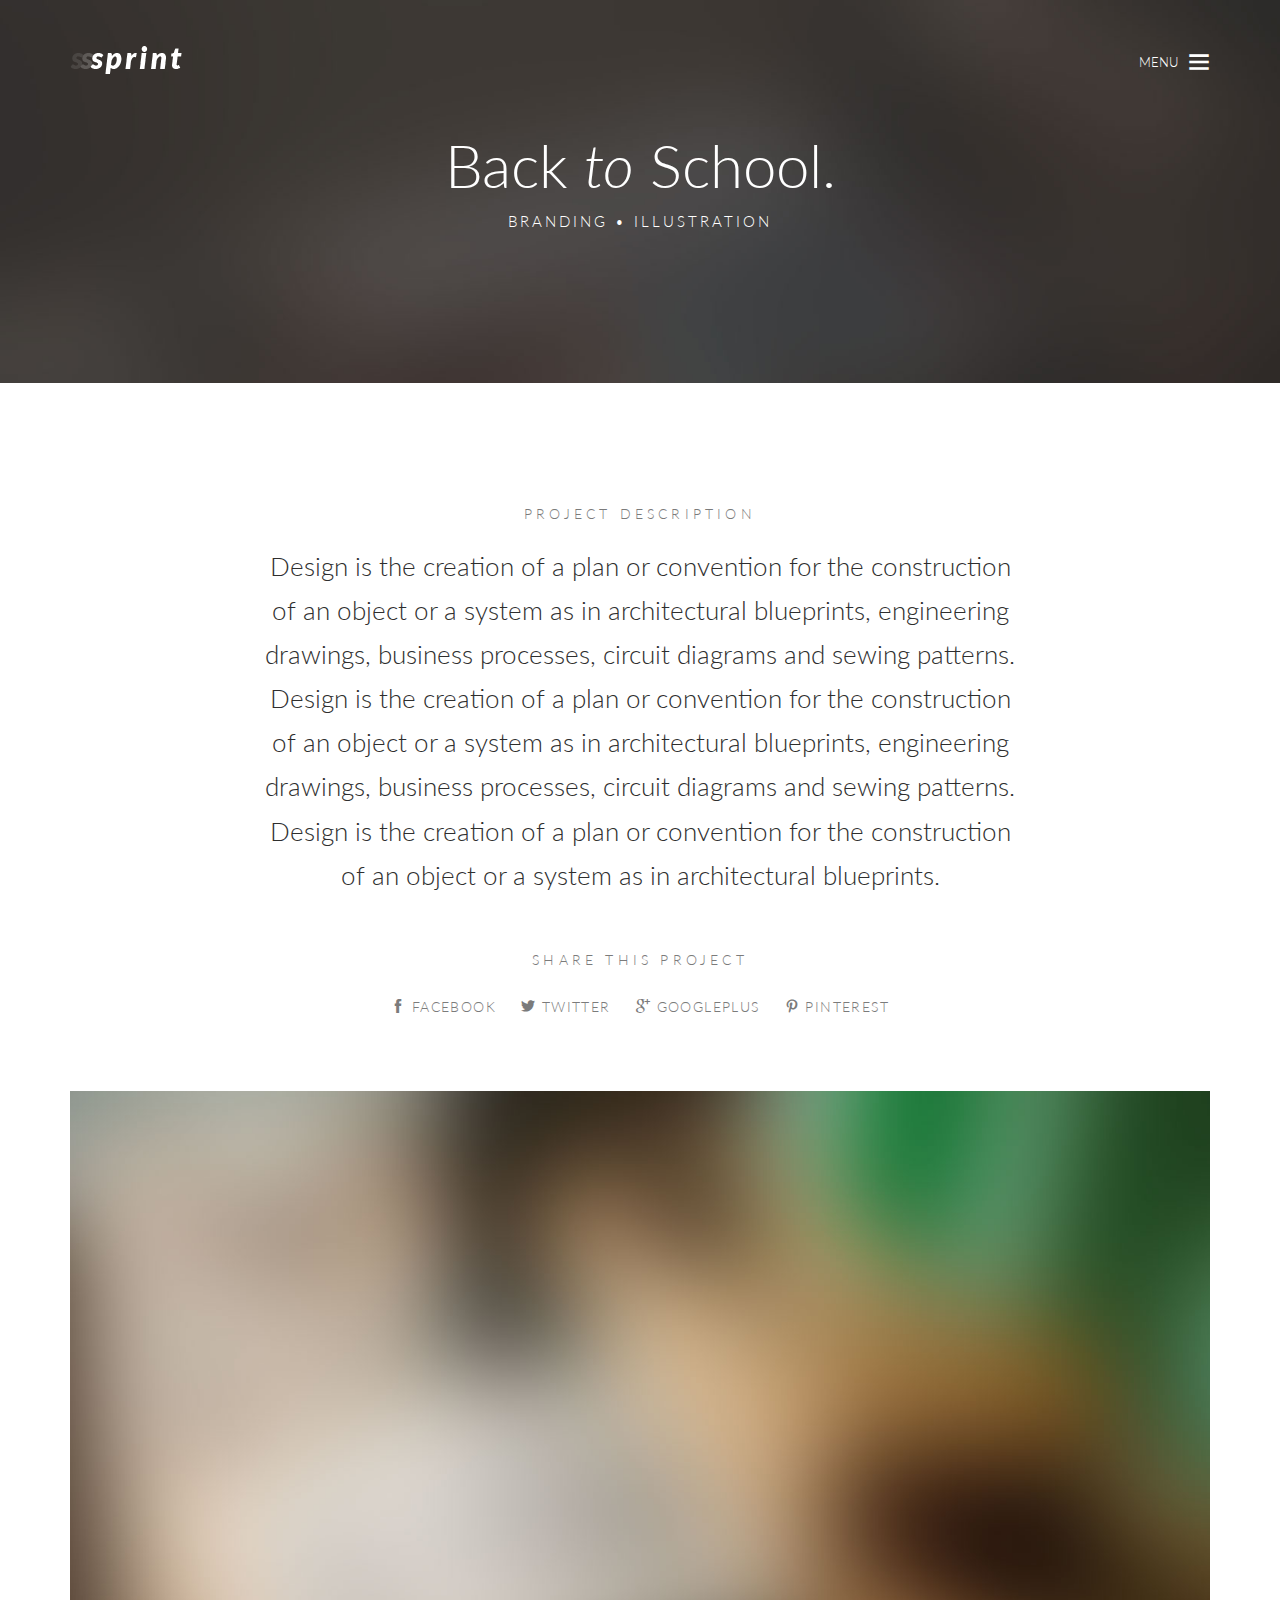
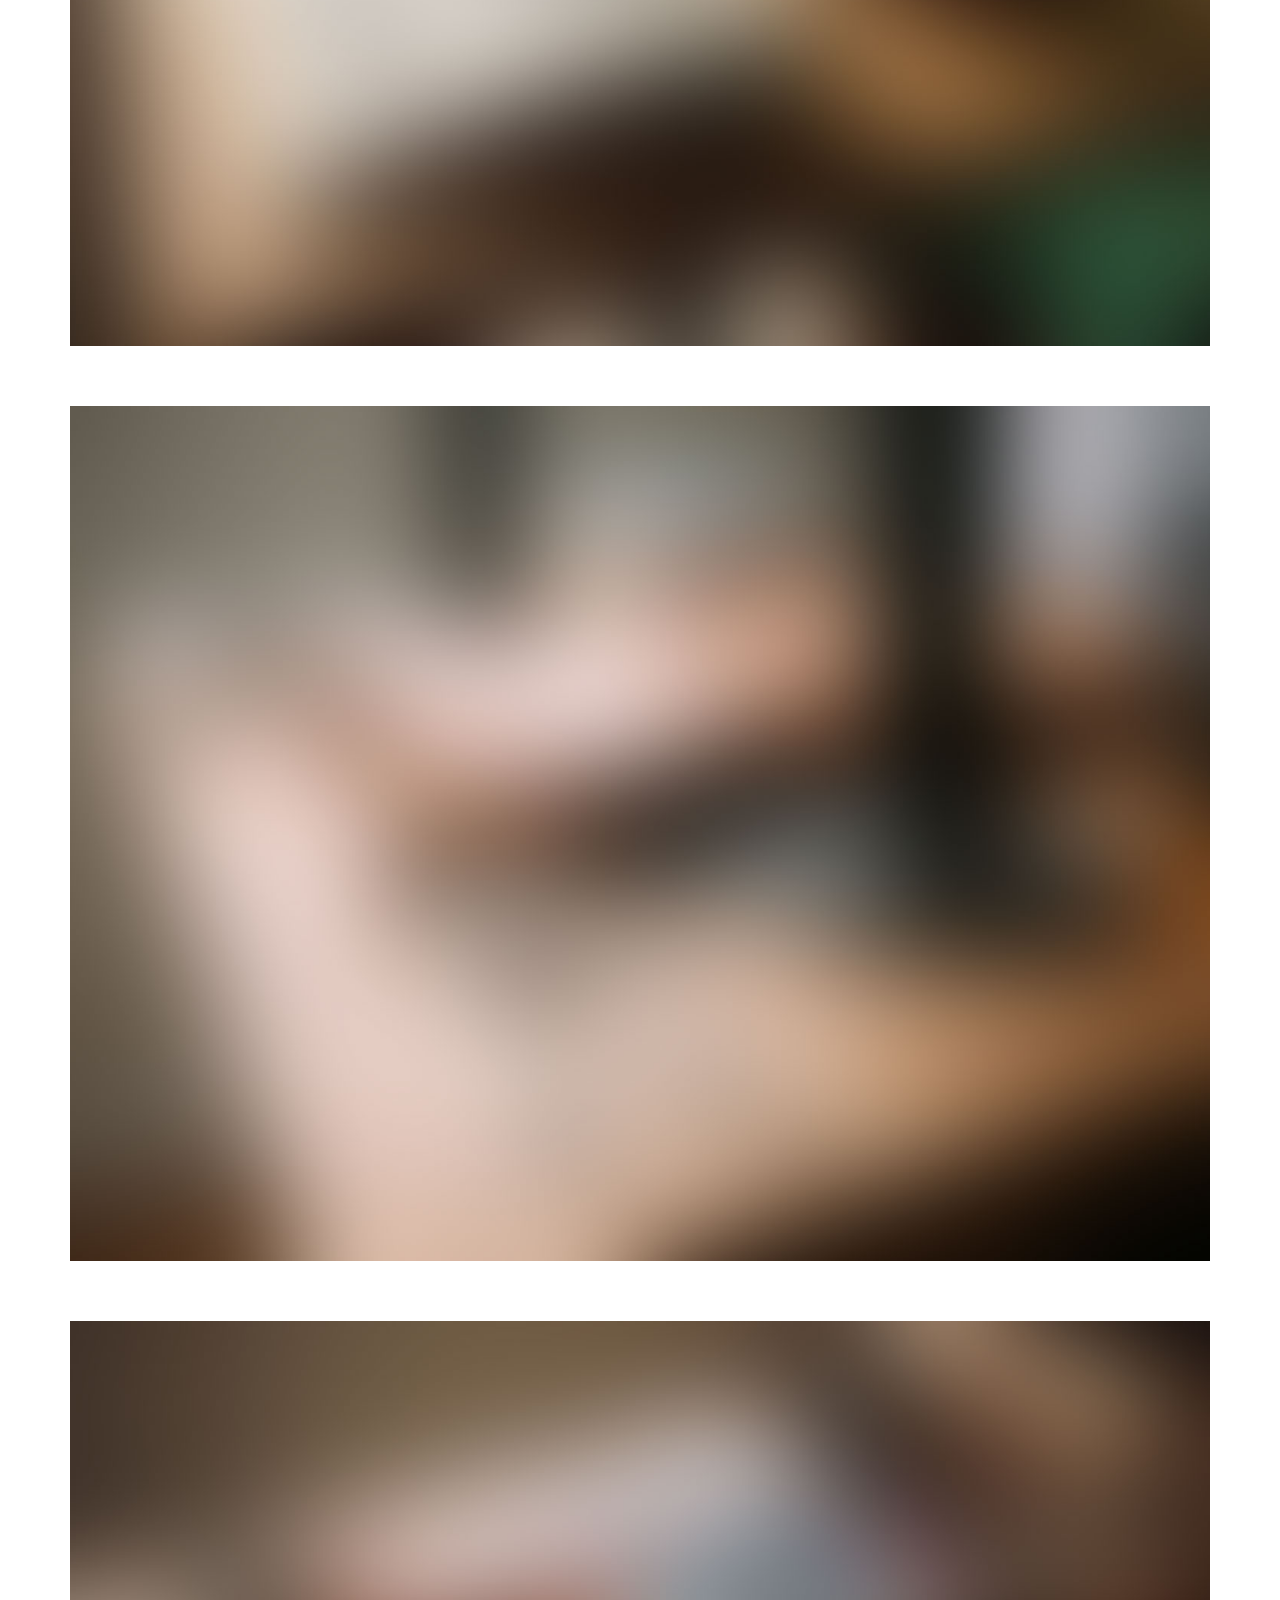
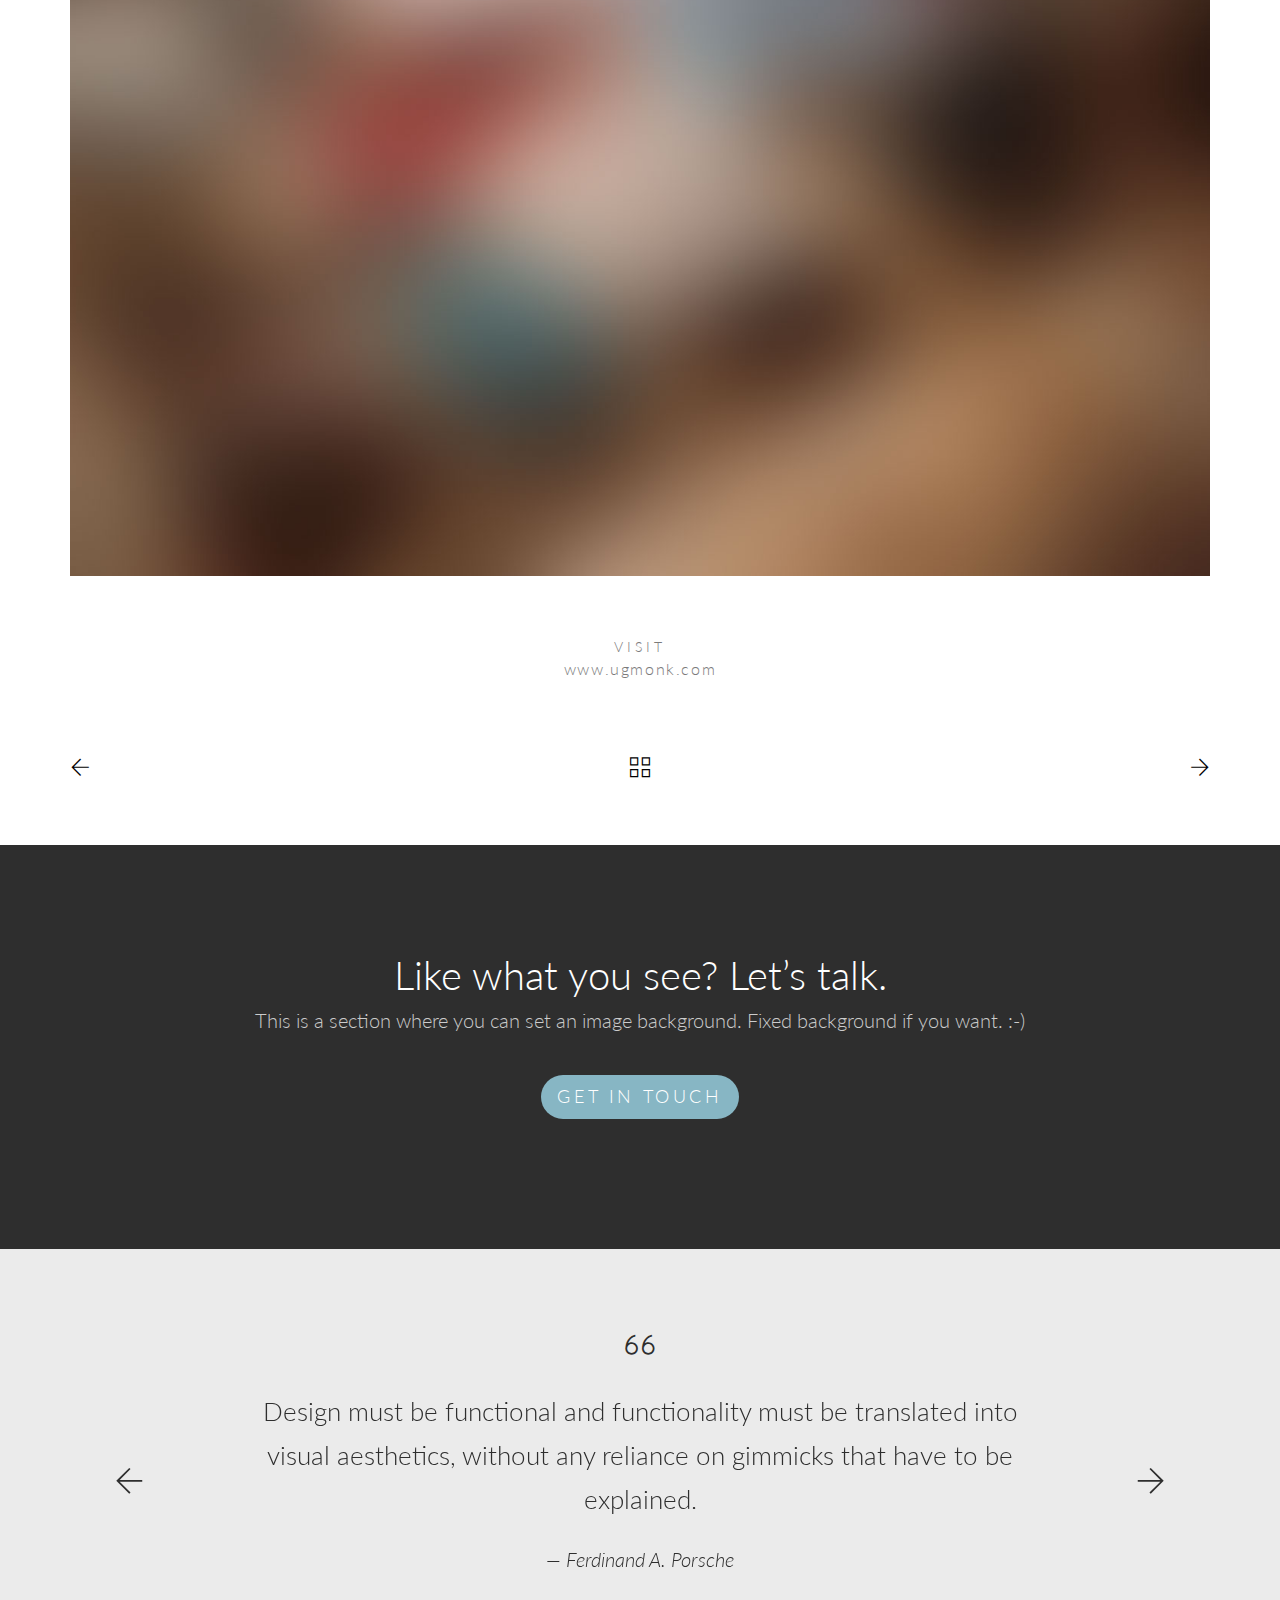
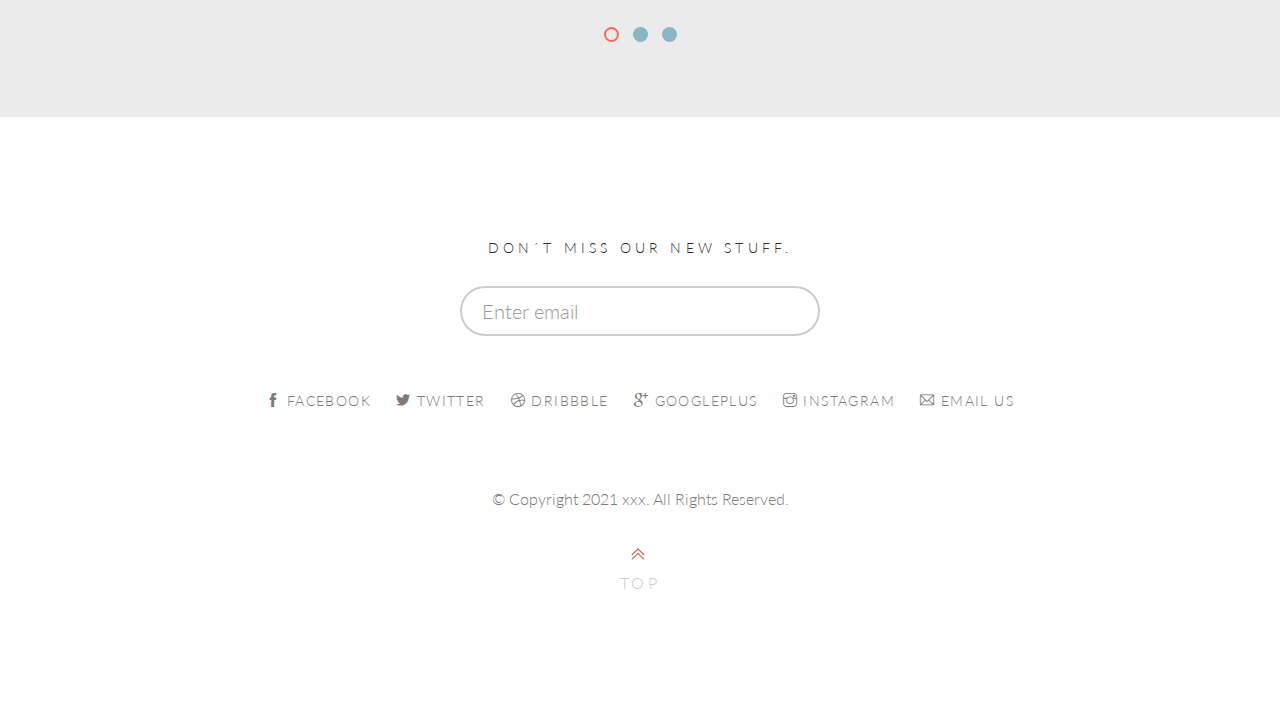
<file: Software/index/single-portfolio.html>
<!-- 
//////////////////////////////////////////////////////

FREE HTML5 TEMPLATE 
DESIGNED & DEVELOPED by FREEHTML5.CO

//////////////////////////////////////////////////////
 -->
<!DOCTYPE html>
<!--[if lt IE 7]>      <html class="no-js lt-ie9 lt-ie8 lt-ie7"> <![endif]-->
<!--[if IE 7]>         <html class="no-js lt-ie9 lt-ie8"> <![endif]-->
<!--[if IE 8]>         <html class="no-js lt-ie9"> <![endif]-->
<!--[if gt IE 8]><!--> <html class="no-js"> <!--<![endif]-->
	<head>
		<meta charset="utf-8">
		<meta http-equiv="X-UA-Compatible" content="IE=edge">
		<title>艺展文化</title>
		<meta name="viewport" content="width=device-width, initial-scale=1">
		<meta name="description" content="Free HTML5 Template by FREEHTML5.co" />
  	<meta name="keywords" content="freebie, template, bootstrap, html5, css3, mobile first, responsive" />
  	<meta name="author" content="FREEHTML5.co" />

    <!-- Place favicon.ico and apple-touch-icon.png in the root directory -->
    <link rel="shortcut icon" href="favicon.ico">

    <!-- Google Webfont -->
		<link href='http://fonts.googleapis.com/css?family=Lato:300,400,700' rel='stylesheet' type='text/css'>
		
		<!-- Bootstrap & Style -->
		<link rel="stylesheet" href="css/bootstrap.min.css">
		<link rel="stylesheet" href="css/owl.carousel.min.css">
		<link rel="stylesheet" href="css/owl.theme.default.min.css">
		<link rel="stylesheet" href="css/magnific-popup.css">
		<link rel="stylesheet" href="css/style.css">
		
		<!-- Iconfonts -->
		<link rel="stylesheet" href="css/themify-icons.css">
		
		
		<!--[if lt IE 9]>
		<script src="https://oss.maxcdn.com/libs/html5shiv/3.7.0/html5shiv.js"></script>
		<script src="https://oss.maxcdn.com/libs/respond.js/1.4.2/respond.min.js"></script>
		<![endif]-->

	</head>
	<body id="inner-page">
		<div id="top"></div>
		<div id="fh5co-page">
			
			<nav role="navigation" id="fh5co-nav-slide">
				<div class="container">
					<div class="fh5co-nav-inner">
						<ul>
							<li><a href="index.html">Home</a></li>
							<li class="active"><a href="single-portfolio.html">Single Portfolio</a></li>
							<li><a href="left-sidebar.html">Left Sidebar</a></li>
							<li><a href="right-sidebar.html">Right Sidebar</a></li>
						</ul>
					</div>
				</div>
			</nav>
		
			<header id="fh5co-header" role="banner">
				<div class="container">	
					
					<a href="index.html" id="fh5co-header-logo"><img src="images/logo.png" alt="Sprint Logo"></a>
					<a href="#" class="fh5co-header-bars js-nav-toggle"><span>Menu</span> <i class="ti-menu"></i></a>					

					<h1 class="fh5co-header-intro">Back <em>to</em> School.<span class="category">Branding &bull; Illustration</span></h1>
				</div>
			</header>	
			<!-- /fh5co-header -->
			
			

			<main id="fh5co-main" role="main">
				<div class="container pb-lg">
					
					<div class="row">
						<div class="col-md-8 col-md-offset-2">
							<div class="fh5co-heading text-center">
								<h2 class="fh5co-heading-uppercase">Project Description</h2>
								<h3 class="fh5co-heading-intro mb-md">Design is the creation of a plan or convention for the construction of an object or a system as in architectural blueprints, engineering drawings, business processes, circuit diagrams and sewing patterns. Design is the creation of a plan or convention for the construction of an object or a system as in architectural blueprints, engineering drawings, business processes, circuit diagrams and sewing patterns. Design is the creation of a plan or convention for the construction of an object or a system as in architectural blueprints.</h3>

								<h2 class="fh5co-heading-uppercase">Share this project</h2>
								<ul class="fh5co-social">
									<li><a href="#"><i class="ti-facebook"></i> Facebook</a></li>
									<li><a href="#"><i class="ti-twitter-alt"></i> Twitter</a></li>
									<li><a href="#"><i class="ti-google"></i> GooglePlus</a></li>
									<li><a href="#"><i class="ti-pinterest"></i> Pinterest</a></li>
								</ul>
							</div>
						</div>	
					</div>
					<!-- END .row -->
					<div class="row">
						<div class="col-md-12 mb-lg">
							<figure>
								<img src="images/project_detail_1.jpg" class="img-responsive" alt="Project Title here">
							</figure>
						</div>
					</div>
					<!-- END .row -->
					<div class="row">
						<div class="col-md-12 mb-lg">
							<figure>
								<img src="images/project_detail_2.jpg" class="img-responsive" alt="Project Title here">
							</figure>
						</div>
					</div>
					<!-- END .row -->
					<div class="row">
						<div class="col-md-12 mb-lg">
							<figure>
								<img src="images/project_detail_3.jpg" class="img-responsive" alt="Project Title here">
							</figure>
						</div>
					</div>
					<!-- END .row -->
					<div class="row mb-md">
						<div class="col-md-12 text-center">
							<p><a href="#" class="fh5co-visit">Visit <span>www.ugmonk.com</span></a>
							</p>
						</div>
					</div>
					<div class="row">
						<div class="col-md-12">
							<div class="fh5co-pagination">
								<a href="#" class="fh5co-pageination-prev" title="Previous Project"><i class="ti-arrow-left"></i></a>
								<a href="#" class="fh5co-pageination-all" title="View All Projects"><i class="ti-view-grid"></i></a>
								<a href="#" class="fh5co-pageination-next" title="Next Project"><i class="ti-arrow-right"></i></a>
							</div>
						</div>
					</div>
				</div>


				<section class="fh5co-section" id="fh5co-workwithus">
					<div class="container">
						<div class="fh5co-workwithus-intro">
							<h2>Like what you see?  Let’s talk.</h2>
							<h3 class="has-btn-after">This is a section where you can set an image background. Fixed background if you want. :-)</h3>
							<p><a href="#" class="btn btn-primary btn-lg btn-uppercase btn-effect">Get in touch <i class="ti-angle-right"></i></a></p>
						</div>
					</div>
				</section>

				

				<section class="fh5co-section" id="fh5co-testimonial">
					<i class="ti-quote-left quote-icon"></i>
					<div class="container">
						<div class="owl-carousel-fullwidth">
							<div class="item">
								<p class="text-center quote">Design must be functional and functionality must be translated into visual aesthetics, without any reliance on gimmicks that have to be explained. <cite class="author">&mdash; Ferdinand A. Porsche</cite></p>
							</div>
							<div class="item">
								<p class="text-center quote">Creativity is just connecting things. When you ask creative people how they did something, they feel a little guilty because they didn’t really do it, they just saw something. It seemed obvious to them after a while. <cite class="author">&mdash; Steve Jobs</cite></p>
							</div>
							<div class="item">
								<p class="text-center quote">I think design would be better if designers were much more skeptical about its applications. If you believe in the potency of your craft, where you choose to dole it out is not something to take lightly.<cite class="author">&mdash; Frank Chimero</cite></p>
							</div>
						</div>
					</div>
				</section>

			</main>

			<footer id="fh5co-footer" role="contentinfo">

				<div class="container">
					<div id="fh5co-subscribe">
						<h2 class="fh5co-subscribe-title">Don&acute;t miss our new stuff.</h2>
						<div class="row">
							<div class="col-md-4 col-md-offset-4">
								<form role="form">
								  <div class="form-group">
								    <input type="email" class="form-control" id="subscribe-email" placeholder="Enter email">
								    <button class="btn-subscribe"><i class="ti-arrow-right"></i></button>
								  </div>
								</form>
							</div>
						</div>
					</div>
				</div>
				
				<div class="container text-center fh5co-social-container">
					<ul class="fh5co-social">
						<li><a href="#"><i class="ti-facebook"></i> Facebook</a></li>
						<li><a href="#"><i class="ti-twitter-alt"></i> Twitter</a></li>
						<li><a href="#"><i class="ti-dribbble"></i> Dribbble</a></li>
						<li><a href="#"><i class="ti-google"></i> GooglePlus</a></li>
						<li><a href="#"><i class="ti-instagram"></i> Instagram</a></li>
						<li><a href="#"><i class="ti-email"></i> Email us</a></li>
					</ul>
				</div>

				<div id="fh5co-copyright">
					<div class="container">
						<p class="text-center"><small>&copy; Copyright 2021 xxx. All Rights Reserved. <br></small></p>
						<p class="text-center">
							<a href="#top" class="smoothscroll back-to-top"><i class="ti-angle-double-up"></i><span>Top</span></a>
						</p>
					</div>
				</div>
			</footer>

		</div>

		<script src="js/jquery-1.10.2.min.js"></script>
		<script src="js/jquery.easing.1.3.js"></script>
		<script src="js/bootstrap.js"></script>
		<script src="js/modernizr-2.6.2.min.js"></script>
		<script src="js/owl.carousel.min.js"></script>
		<script src="js/jquery.magnific-popup.min.js"></script>
		<script src="js/custom.js"></script>
	</body>
</html>
</file>
<file: css/style.css>
body {
  font-family: 'Lato', arial, sans-serif;
  font-size: 20px;
  line-height: 1.7;
  font-weight: 300;
  color: #2e2e2e;
}
@media screen and (max-width: 768px) {
  body {
    font-size: 18px;
    line-height: 1.5;
  }
}

::-webkit-selection {
  color: #ffffff;
  background: #2e2e2e;
}

::-moz-selection {
  color: #ffffff;
  background: #2e2e2e;
}

::selection {
  color: #ffffff;
  background: #2e2e2e;
}

h1, h2, h3, h4, h5 {
  margin-bottom: .5em;
  line-height: 1.5;
  font-weight: 300;
}

p {
  margin-bottom: 30px;
  line-height: 1.7;
}

a {
  -moz-transition: all 0.2s ease;
  -o-transition: all 0.2s ease;
  -webkit-transition: all 0.2s ease;
  transition: all 0.2s ease;
}
a:hover, a:focus, a:active {
  color: #87b6c4;
  text-decoration: none;
  outline: none;
}

#fh5co-header {
  background: url(../images/hero_bg.jpg) no-repeat;
  /*background: rgba(0,0,0,0.3);*/
  background-size: cover;
  color: #ffffff;
  padding-top: 2em;
}
#fh5co-header .category {
  display: block;
  font-size: 15px;
  text-transform: uppercase;
  letter-spacing: .2em;
}
#fh5co-header #fh5co-header-logo {
  float: left;
  z-index: 9999999;
  position: relative;
}
#fh5co-header .fh5co-header-bars {
  color: #ffffff;
  float: right;
  font-size: 22px;
  margin-top: 4px;
  z-index: 9999999;
  position: relative;
}
#fh5co-header .fh5co-header-bars span {
  font-size: 13px;
  float: left;
  margin-right: 10px;
  margin-top: 7px;
  text-transform: uppercase;
}
#fh5co-header .fh5co-header-intro {
  color: #fff;
  font-size: 60px;
  text-align: center;
  padding: 4em 0 6em 0;
  font-weight: 300;
  line-height: 1.5;
}
@media screen and (max-width: 992px) {
  #fh5co-header .fh5co-header-intro {
    font-size: 30px;
  }
}

#inner-page .fh5co-header-intro {
  padding: 1em 0 2em 0;
}

#fh5co-nav-slide {
  display: none;
  background: #2e2e2e url(../images/hero_bg.jpg) no-repeat;
  color: #ffffff;
}
#fh5co-nav-slide .fh5co-nav-inner {
  /*overflow-y: scroll;*/
  text-align: center;
  padding: 2em 0;
  position: relative;
}
#fh5co-nav-slide .fh5co-nav-inner ul {
  padding: 0;
  margin: 0;
}
#fh5co-nav-slide .fh5co-nav-inner ul li {
  padding: 0;
  margin: 0;
  list-style: none;
}
#fh5co-nav-slide .fh5co-nav-inner ul li a {
  color: #ccc;
  display: block;
  float: left;
  width: 100%;
  padding: 10px 0;
  border-bottom: 1px solid #2e2e2e;
}
#fh5co-nav-slide .fh5co-nav-inner ul li a:hover {
  color: #ffffff;
}
#fh5co-nav-slide .fh5co-nav-inner ul li.active a {
  color: #87b6c4;
}

#fh5co-main {
  padding: 5em 0;
}
@media screen and (max-width: 992px) {
  #fh5co-main {
    padding: 2em 0;
  }
}

#fh5co-sidebar,
#fh5co-content {
  margin-bottom: 1em;
}

#fh5co-sidebar .fh5co-side-box {
  margin-bottom: 1em;
  float: left;
  width: 100%;
  font-size: 18px;
}
#fh5co-sidebar .fh5co-side-box figure {
  margin-top: 10px;
  margin-bottom: .5em;
}
#fh5co-sidebar .fh5co-side-box .fh5co-side-title {
  font-weight: 400;
  margin-bottom: 20px;
}

.fh5co-sidebox-links ul {
  padding: 0;
  margin: 0;
}
.fh5co-sidebox-links ul li {
  list-style: none;
  padding: 0;
  margin: 0;
  font-size: 18px;
}
.fh5co-sidebox-links ul li a {
  float: left;
  width: 100%;
  border-bottom: 1px solid #ebebeb;
  padding: .5em 0;
}

.fh5co-main-service {
  margin-bottom: 2em;
  float: left;
  width: 100%;
}
.fh5co-main-service .fh5co-block-links {
  position: relative;
  display: block;
  -moz-transition: all 0.2s ease;
  -o-transition: all 0.2s ease;
  -webkit-transition: all 0.2s ease;
  transition: all 0.2s ease;
  color: #2e2e2e;
  margin-top: 0;
}
.fh5co-main-service .fh5co-block-links .icon-circle {
  display: table;
  background: #87b6c4;
  width: 100px;
  height: 100px;
  text-align: center;
  -webkit-border-radius: 50%;
  -moz-border-radius: 50%;
  border-radius: 50%;
  margin: 0 auto;
  -moz-transition: all 0.2s ease;
  -o-transition: all 0.2s ease;
  -webkit-transition: all 0.2s ease;
  transition: all 0.2s ease;
}
.fh5co-main-service .fh5co-block-links .icon-circle i {
  display: table-cell;
  vertical-align: middle;
  font-size: 40px;
  color: #ffffff;
}
.fh5co-main-service .fh5co-block-links h2 {
  font-size: 24px;
  font-weight: 300;
}
.fh5co-main-service .fh5co-block-links p {
  color: #7b7b7b;
}
.fh5co-main-service .fh5co-block-links .learn-more {
  text-transform: uppercase;
  letter-spacing: .2em;
  font-size: 13px;
  display: inline-block;
  background: #ebebeb;
  padding: 7px 20px;
  -webkit-border-radius: 30px;
  -moz-border-radius: 30px;
  border-radius: 30px;
  -moz-transition: all 0.2s ease;
  -o-transition: all 0.2s ease;
  -webkit-transition: all 0.2s ease;
  transition: all 0.2s ease;
}
.csstransitions .fh5co-main-service .fh5co-block-links:hover {
  margin-top: -30px;
}
.fh5co-main-service .fh5co-block-links:hover .icon-circle {
  background: #f66d52;
}
.csstransitions .fh5co-main-service .fh5co-block-links:hover .icon-circle {
  width: 120px;
  height: 120px;
}
.fh5co-main-service .fh5co-block-links:hover .learn-more {
  background: #f66d52;
  color: #fff;
}

.fh5co-heading {
  margin-bottom: 3em;
}
.fh5co-heading .fh5co-heading-title {
  font-size: 40px;
  margin-bottom: 0;
  text-align: center;
  margin-bottom: 20px;
  position: relative;
  line-height: 1.7;
  font-weight: 700;
}
.fh5co-heading .fh5co-heading-title .border {
  display: block;
  height: 4px;
  width: 100px;
  background: #87b6c4;
  position: absolute;
  bottom: 0;
  left: 50%;
  margin-left: -50px;
}
.fh5co-heading .fh5co-heading-intro {
  font-size: 26px;
  font-weight: 300;
  line-height: 1.7;
  margin-bottom: 0;
}
@media screen and (max-width: 768px) {
  .fh5co-heading .fh5co-heading-intro {
    font-size: 20px;
  }
}

.fh5co-projects-list {
  margin: 0;
  padding: 0;
}
.fh5co-projects-list li {
  margin: 0;
  padding: 0;
  list-style: none;
  float: left;
  width: 33.33333333%;
  position: relative;
}
@media screen and (max-width: 992px) {
  .fh5co-projects-list li {
    width: 50%;
  }
}
@media screen and (max-width: 768px) {
  .fh5co-projects-list li {
    width: 50%;
  }
}
@media screen and (max-width: 480px) {
  .fh5co-projects-list li {
    width: 100%;
  }
}
.fh5co-projects-list li img {
  max-width: 100%;
  float: left;
}

.fh5co-projects-wrap {
  float: left;
  width: 100%;
  position: relative;
}

.effects .hover-img {
  position: relative;
  float: left;
  z-index: 89;
  width: 100%;
}
.effects .hover-img .from-top, .effects .hover-img .fh5co-projects-action,
.effects .hover-img .fh5co-projects-overlay {
  opacity: 0;
  width: 100%;
}
.effects .hover-img figure {
  position: relative;
  overflow: hidden;
}
.effects .hover-img figure img {
  float: left;
  -moz-transition: all 0.2s ease;
  -o-transition: all 0.2s ease;
  -webkit-transition: all 0.2s ease;
  transition: all 0.2s ease;
}
.effects .hover-img .fh5co-projects-overlay {
  background: rgba(46, 46, 46, 0.8);
  color: #fff;
  top: 0;
  left: 0;
  right: 0;
  bottom: 0;
  position: absolute;
  z-index: 99;
  -moz-transition: all 0.5s ease;
  -o-transition: all 0.5s ease;
  -webkit-transition: all 0.5s ease;
  transition: all 0.5s ease;
}
.effects .hover-img .fh5co-projects-overlay h3 {
  margin: 0;
  padding: 0;
  font-size: 20px;
  font-weight: 300;
}
.effects .hover-img .fh5co-projects-overlay .from-top {
  position: absolute;
  top: 50%;
  display: block;
  text-align: center;
  width: 100%;
  -moz-transition: all 0.5s ease;
  -o-transition: all 0.5s ease;
  -webkit-transition: all 0.5s ease;
  transition: all 0.5s ease;
}
.effects .hover-img .fh5co-projects-overlay .from-top .category {
  display: block;
  font-size: 13px;
  color: #ccc;
  letter-spacing: .1em;
  padding-top: 5px;
}
.effects .hover-img .fh5co-projects-overlay .fh5co-projects-action {
  position: absolute;
  bottom: 50%;
  text-align: center;
  width: 100%;
  -moz-transition: all 0.5s ease;
  -o-transition: all 0.5s ease;
  -webkit-transition: all 0.5s ease;
  transition: all 0.5s ease;
}
.effects .hover-img .fh5co-projects-overlay .goto-preview, .effects .hover-img .fh5co-projects-overlay .goto-details {
  color: #fff;
  font-size: 20px;
  padding: 20px;
}
.effects .hover-img.hovered .fh5co-projects-overlay,
.effects .hover-img.hovered .from-top,
.effects .hover-img.hovered .fh5co-projects-action {
  opacity: 1;
  visibility: visible;
}
.effects .hover-img.hovered .from-top {
  margin-top: -50px;
}
.effects .hover-img.hovered .fh5co-projects-action {
  margin-bottom: -50px;
}
.csstransforms .effects .hover-img.hovered img {
  -webkit-transform: scale(1.25);
  -moz-transform: scale(1.25);
  -ms-transform: scale(1.25);
  -o-transform: scale(1.25);
  transform: scale(1.25);
}

/*Owl Theme Override*/
.owl-carousel .owl-controls,
.owl-carousel-posts .owl-controls {
  margin-top: 0;
}

.owl-carousel .owl-controls .owl-nav .owl-next,
.owl-carousel .owl-controls .owl-nav .owl-prev,
.owl-carousel-posts .owl-controls .owl-nav .owl-next,
.owl-carousel-posts .owl-controls .owl-nav .owl-prev {
  top: 50%;
  margin-top: -29px;
  z-index: 9999;
  position: absolute;
  -moz-transition: all 0.2s ease;
  -o-transition: all 0.2s ease;
  -webkit-transition: all 0.2s ease;
  transition: all 0.2s ease;
}

.owl-carousel-posts .owl-controls .owl-nav .owl-next,
.owl-carousel-posts .owl-controls .owl-nav .owl-prev {
  top: 24%;
}

.owl-carousel .owl-controls .owl-nav .owl-next,
.owl-carousel-posts .owl-controls .owl-nav .owl-next {
  right: 20px;
}
.owl-carousel .owl-controls .owl-nav .owl-next:hover,
.owl-carousel-posts .owl-controls .owl-nav .owl-next:hover {
  margin-right: -10px;
}

.owl-carousel .owl-controls .owl-nav .owl-prev,
.owl-carousel-posts .owl-controls .owl-nav .owl-prev {
  left: 20px;
}
.owl-carousel .owl-controls .owl-nav .owl-prev:hover,
.owl-carousel-posts .owl-controls .owl-nav .owl-prev:hover {
  margin-left: -10px;
}

.owl-carousel-posts .owl-controls .owl-nav .owl-next {
  right: -50px;
}
@media screen and (max-width: 768px) {
  .owl-carousel-posts .owl-controls .owl-nav .owl-next {
    right: 0px;
  }
}

.owl-carousel-posts .owl-controls .owl-nav .owl-prev {
  left: -50px;
}
@media screen and (max-width: 768px) {
  .owl-carousel-posts .owl-controls .owl-nav .owl-prev {
    left: 0px;
  }
}

.owl-carousel-posts .owl-controls .owl-nav .owl-next i,
.owl-carousel-posts .owl-controls .owl-nav .owl-prev i,
.owl-carousel-fullwidth .owl-controls .owl-nav .owl-next i,
.owl-carousel-fullwidth .owl-controls .owl-nav .owl-prev i {
  color: #2e2e2e;
}
.owl-carousel-posts .owl-controls .owl-nav .owl-next:hover i,
.owl-carousel-posts .owl-controls .owl-nav .owl-prev:hover i,
.owl-carousel-fullwidth .owl-controls .owl-nav .owl-next:hover i,
.owl-carousel-fullwidth .owl-controls .owl-nav .owl-prev:hover i {
  color: #000000;
}

@media screen and (max-width: 768px) {
  .owl-theme .owl-controls .owl-nav {
    display: none;
  }
}

.owl-theme .owl-controls .owl-nav [class*="owl-"] {
  background: none !important;
}
.owl-theme .owl-controls .owl-nav [class*="owl-"] i {
  font-size: 30px;
}
.owl-theme .owl-controls .owl-nav [class*="owl-"] i:hover, .owl-theme .owl-controls .owl-nav [class*="owl-"] i:focus {
  background: none !important;
}
.owl-theme .owl-controls .owl-nav [class*="owl-"]:hover, .owl-theme .owl-controls .owl-nav [class*="owl-"]:focus {
  background: none !important;
}

.owl-theme .owl-dots {
  position: absolute;
  bottom: 0;
  width: 100%;
  text-align: center;
}

.owl-carousel-fullwidth.owl-theme .owl-dots {
  bottom: 0;
  margin-bottom: -4em;
}

.owl-theme .owl-dots .owl-dot span {
  width: 15px;
  height: 15px;
  background: #87b6c4;
  -moz-transition: all 0.2s ease;
  -o-transition: all 0.2s ease;
  -webkit-transition: all 0.2s ease;
  transition: all 0.2s ease;
  border: 2px solid transparent;
}
.owl-theme .owl-dots .owl-dot span:hover {
  background: none;
  border: 2px solid #f66d52;
}

.owl-theme .owl-dots .owl-dot.active span, .owl-theme .owl-dots .owl-dot:hover span {
  background: none;
  border: 2px solid #f66d52;
}

#fh5co-workwithus {
  clear: both;
  background: #2e2e2e url(../images/section_bg.jpg) no-repeat fixed;
  background-size: cover;
  color: #fff;
  margin-bottom: 4em;
  float: left;
  width: 100%;
}
#fh5co-workwithus .fh5co-workwithus-intro {
  text-align: center;
  padding: 5em 0;
}
#fh5co-workwithus .fh5co-workwithus-intro h2, #fh5co-workwithus .fh5co-workwithus-intro h3 {
  font-weight: 300;
  margin: 0;
  line-height: 1.5;
}
#fh5co-workwithus .fh5co-workwithus-intro h2 {
  font-size: 40px;
}
#fh5co-workwithus .fh5co-workwithus-intro h3 {
  font-size: 20px;
  color: #ccc;
}
#fh5co-workwithus .fh5co-workwithus-intro .has-btn-after {
  margin-bottom: 2em;
}

/* Helper Classes */
.btn.btn-primary {
  background: #87b6c4;
  color: #fff;
  border: none;
  box-shadow: none;
  border-radius: 30px;
  font-weight: 300 !important;
  position: relative;
  -moz-transition: all 0.2s ease;
  -o-transition: all 0.2s ease;
  -webkit-transition: all 0.2s ease;
  transition: all 0.2s ease;
}
.btn.btn-primary.btn-effect i {
  -moz-transition: all 0.2s ease;
  -o-transition: all 0.2s ease;
  -webkit-transition: all 0.2s ease;
  transition: all 0.2s ease;
  opacity: 0;
  position: absolute;
  margin-top: 2px;
  right: 7px;
}
.btn.btn-primary.btn-effect:hover {
  box-shadow: none;
  color: #fff;
  background: #f66d52;
}
.csstransitions .btn.btn-primary.btn-effect:hover {
  padding-right: 40px;
}
.csstransitions .btn.btn-primary.btn-effect:hover i {
  right: 7px;
  opacity: 1;
}
.btn.btn-primary:hover {
  box-shadow: none;
  color: #fff;
  background: #f66d52;
}
.btn.btn-primary:active, .btn.btn-primary:focus {
  box-shadow: none;
}

.btn-uppercase {
  text-transform: uppercase;
  letter-spacing: .2em;
}

.fh5co-image-text {
  margin-bottom: 3em;
  float: left;
  width: 100%;
}
@media screen and (max-width: 768px) {
  .fh5co-image-text {
    padding: 0 20px;
  }
}
.fh5co-image-text .fh5co-block-links .dark-overlay {
  background: rgba(46, 46, 46, 0.8);
  color: #fff;
  top: 0;
  left: 0;
  right: 0;
  bottom: 0;
  position: absolute;
  z-index: 99;
  opacity: 0;
  -moz-transition: all 0.5s ease;
  -o-transition: all 0.5s ease;
  -webkit-transition: all 0.5s ease;
  transition: all 0.5s ease;
}
.fh5co-image-text .fh5co-block-links.hovered .dark-overlay {
  opacity: 1;
}
.fh5co-image-text .fh5co-block-links figure {
  position: relative;
  display: block;
  overflow: hidden;
  float: left;
  width: 100%;
  border-radius: 4px;
  margin-bottom: 1em;
  z-index: 100;
}
.fh5co-image-text .fh5co-block-links img {
  float: left;
  -moz-transition: all 0.2s ease;
  -o-transition: all 0.2s ease;
  -webkit-transition: all 0.2s ease;
  transition: all 0.2s ease;
}
.fh5co-image-text .fh5co-block-links p {
  color: #7b7b7b;
}
.fh5co-image-text .fh5co-block-links h2 {
  margin: 0;
  color: #2e2e2e;
  font-weight: 300;
  font-size: 24px;
  line-height: 1.5;
  margin-bottom: .5em;
}
.fh5co-image-text .fh5co-block-links:active, .fh5co-image-text .fh5co-block-links:focus {
  outline: none;
}
.fh5co-image-text .fh5co-block-links .meta {
  color: #ccc;
  text-transform: uppercase;
  letter-spacing: .2em;
  font-size: 16px;
  display: block;
}
.fh5co-image-text .fh5co-block-links .meta-after {
  margin-bottom: 0 !important;
}
.fh5co-image-text .fh5co-block-links .text-after {
  margin-bottom: 1em;
  display: block;
}
.fh5co-image-text .fh5co-block-links .learn-more {
  text-transform: uppercase;
  letter-spacing: .2em;
  font-size: 13px;
  display: inline-block;
  background: #ebebeb;
  padding: 7px 20px;
  -webkit-border-radius: 30px;
  -moz-border-radius: 30px;
  border-radius: 30px;
  -moz-transition: all 0.2s ease;
  -o-transition: all 0.2s ease;
  -webkit-transition: all 0.2s ease;
  transition: all 0.2s ease;
}
.fh5co-image-text .fh5co-block-links:hover .learn-more {
  background: #f66d52;
  color: #fff;
}
.csstransforms .fh5co-image-text .fh5co-block-links:hover img {
  -webkit-transform: scale(1.25);
  -moz-transform: scale(1.25);
  -ms-transform: scale(1.25);
  -o-transform: scale(1.25);
  transform: scale(1.25);
}

#fh5co-journal {
  clear: both;
  margin-bottom: 5em;
}

#fh5co-testimonial {
  padding: 3em 0 7em 0;
  margin: 0;
  background: #ebebeb;
  border-bottom: 1px solid #ebebeb;
  text-align: center;
}
#fh5co-testimonial .quote-icon {
  font-size: 30px;
  margin: 0 auto 1em auto;
  display: block;
}
#fh5co-testimonial .quote {
  width: 70%;
  margin: 0 auto;
  font-size: 26px;
}
#fh5co-testimonial .quote cite {
  margin-top: 20px;
  display: block;
  font-size: 20px;
}
@media screen and (max-width: 768px) {
  #fh5co-testimonial .quote {
    font-size: 20px;
    width: 100%;
  }
}

#fh5co-footer {
  padding-bottom: 5em;
}

.fh5co-social-container {
  margin-bottom: 3em;
}

.fh5co-social {
  padding: 0;
  margin: 0;
  margin: 0 auto;
  display: inline-block;
}
.fh5co-social li {
  padding: 0;
  margin: 10px;
  display: inline-block;
  list-style: none;
}
.fh5co-social li a {
  text-transform: uppercase;
  font-size: 14px;
  letter-spacing: .1em;
  color: #7b7b7b;
}
.fh5co-social li a i {
  font-size: 14px;
  color: #7b7b7b;
}
.fh5co-social li a:hover {
  color: #87b6c4;
}
.fh5co-social li a:hover i {
  color: #87b6c4;
}

#fh5co-subscribe {
  margin-bottom: 1em;
}
#fh5co-subscribe .fh5co-subscribe-title {
  font-size: 14px;
  text-transform: uppercase;
  letter-spacing: .3em;
  text-align: center;
  line-height: 1.5;
  margin-bottom: 2em;
}
#fh5co-subscribe form .form-group {
  position: relative;
}
#fh5co-subscribe form .form-group #subscribe-email {
  padding-right: 2.5em;
}
#fh5co-subscribe form .form-group .btn-subscribe {
  position: absolute;
  top: 5px;
  right: 20px;
  border: none;
  moz-border-radius: 50%;
  webkit-border-radius: 50%;
  border-radius: 50%;
  color: #ccc;
  width: 40px;
  height: 40px;
  background: #ebebeb;
  opacity: 0;
  -moz-transition: all 0.5s ease;
  -o-transition: all 0.5s ease;
  -webkit-transition: all 0.5s ease;
  transition: all 0.5s ease;
}
#fh5co-subscribe form .form-group .btn-subscribe:hover {
  background: #f66d52;
  color: #fff;
}
#fh5co-subscribe form .form-group.focus #subscribe-email {
  border: 2px solid #87b6c4 !important;
}
#fh5co-subscribe form .form-group.focus .btn-subscribe {
  opacity: 1;
  background: #87b6c4;
  color: #fff;
  margin-right: -15px;
}
#fh5co-subscribe form .form-group.focus .btn-subscribe:hover {
  background: #f66d52;
  color: #fff;
}

.form-control {
  box-shadow: none;
  border: 2px solid #ccc;
  font-size: 20px;
  height: 50px;
  padding: 0 1em;
  moz-border-radius: 30px;
  webkit-border-radius: 30px;
  border-radius: 30px;
  -moz-transition: all 0.2s ease;
  -o-transition: all 0.2s ease;
  -webkit-transition: all 0.2s ease;
  transition: all 0.2s ease;
}
.form-control:focus, .form-control:active {
  box-shadow: none;
  border: 2px solid #87b6c4;
}

#fh5co-footer-links {
  margin-bottom: 3em;
}
#fh5co-footer-links .footer-links {
  margin-bottom: 1em;
  float: left;
  width: 100%;
}
#fh5co-footer-links .footer-links ul {
  padding: 0;
  margin: 0;
}
#fh5co-footer-links .footer-links ul li {
  display: block;
  padding: 0;
  margin: 0;
}
#fh5co-footer-links .footer-links ul li a {
  display: block;
  float: left;
  width: 100%;
  font-size: 16px;
  color: #7b7b7b;
}
#fh5co-footer-links .footer-links ul li a:hover {
  color: #87b6c4;
}

#fh5co-copyright p {
  font-size: 16px;
  color: #7b7b7b;
}
#fh5co-copyright p small {
  font-size: 16px;
}

.back-to-top {
  text-align: center;
}
.back-to-top i {
  margin-left: -5px;
}
.back-to-top span {
  display: block;
  color: #ccc;
  letter-spacing: .2em;
  text-transform: uppercase;
  text-align: center;
}

.fh5co-heading-uppercase {
  font-size: 20px;
  text-transform: uppercase;
  letter-spacing: .3em;
  line-height: 1.5;
  color: #7b7b7b;
}

.fh5co-visit {
  font-size: 14px;
  text-transform: uppercase;
  letter-spacing: .3em;
  text-align: center;
  line-height: 1.5;
  color: #7b7b7b;
  display: block;
}
.fh5co-visit span {
  display: block;
  text-transform: none;
  letter-spacing: .1em;
  font-size: 16px;
}

.fh5co-pagination {
  width: 100%;
  border-radius: 0;
}
.fh5co-pagination .fh5co-pageination-prev {
  text-align: left;
}
.fh5co-pagination .fh5co-pageination-all {
  text-align: center;
}
.fh5co-pagination .fh5co-pageination-next {
  text-align: right;
}
.fh5co-pagination a {
  width: 33.33333333%;
  float: left;
  display: block;
  font-size: 20px;
  color: #000000;
}
.fh5co-pagination a i {
  text-align: center;
}
.fh5co-pagination a:hover {
  color: #87b6c4;
}

.fh5co-tile-image figure {
  width: 100%;
  float: left;
}
.fh5co-tile-image figure img {
  float: left;
  margin-bottom: 1.5em;
}

/* Helper Classes */
.pb-0 {
  padding-bottom: 0em !important;
}

.pb-sm {
  padding-bottom: 1em !important;
}

.pb-md {
  padding-bottom: 2em !important;
}
@media screen and (max-width: 768px) {
  .pb-md {
    padding-bottom: 1em !important;
  }
}

.pb-lg {
  padding-bottom: 3em !important;
}
@media screen and (max-width: 768px) {
  .pb-lg {
    padding-bottom: 1em !important;
  }
}

.mb-sm {
  margin-bottom: 1em !important;
}

.mb-md {
  margin-bottom: 2em !important;
}
@media screen and (max-width: 768px) {
  .mb-md {
    margin-bottom: 1em !important;
  }
}

.mb-lg {
  margin-bottom: 3em !important;
}
@media screen and (max-width: 768px) {
  .mb-lg {
    margin-bottom: 1em !important;
  }
}

@media screen and (max-width: 480px) {
  .col-xxs-12 {
    display: block;
    clear: both;
    width: 100%;
    float: left;
  }
}



#fh5co-header .vid {
  position: relative;
  top: 0%;
  left: 0%;
  text-align: center;
  width: 100%; height: 100%;
  /*z-index: 1;*/
  background-size: cover;
}
@media screen and (max-width: 992px) {
  #fh5co-header .vid {
    font-size: 30px;
  }
}
/*.vid {*/
/*  position: relative;*/
/*  !*top: -50%;*!*/
/*  !*left: -50%;*!*/
/*  text-align: center;*/
/*  width: 100%; height: 100%;*/
/*  !*z-index: 1;*!*/
/*  background-size: cover;*/
/*}*/

video#bgvid {
  position: absolute;
  right: 0;
  bottom: 0;
  min-width: 100%;
  min-height: 100%;
  width: auto;
  height: auto;
  z-index: -100;
  background: url(../images/hero_bg.jpg) no-repeat;
  background-size: cover;
}
/*# sourceMappingURL=style.css.map */
</file>
<file: css/themify-icons.css>
@font-face {
	font-family: 'themify';
	src:url('../fonts/themify/themify.eot?-fvbane');
	src:url('../fonts/themify/themify.eot?#iefix-fvbane') format('embedded-opentype'),
		url('../fonts/themify/themify.woff?-fvbane') format('woff'),
		url('../fonts/themify/themify.ttf?-fvbane') format('truetype'),
		url('../fonts/themify/themify.svg?-fvbane#themify') format('svg');
	font-weight: normal;
	font-style: normal;
}

[class^="ti-"], [class*=" ti-"] {
	font-family: 'themify';
	speak: none;
	font-style: normal;
	font-weight: normal;
	font-variant: normal;
	text-transform: none;
	line-height: 1;

	/* Better Font Rendering =========== */
	-webkit-font-smoothing: antialiased;
	-moz-osx-font-smoothing: grayscale;
}

.ti-wand:before {
	content: "\e600";
}
.ti-volume:before {
	content: "\e601";
}
.ti-user:before {
	content: "\e602";
}
.ti-unlock:before {
	content: "\e603";
}
.ti-unlink:before {
	content: "\e604";
}
.ti-trash:before {
	content: "\e605";
}
.ti-thought:before {
	content: "\e606";
}
.ti-target:before {
	content: "\e607";
}
.ti-tag:before {
	content: "\e608";
}
.ti-tablet:before {
	content: "\e609";
}
.ti-star:before {
	content: "\e60a";
}
.ti-spray:before {
	content: "\e60b";
}
.ti-signal:before {
	content: "\e60c";
}
.ti-shopping-cart:before {
	content: "\e60d";
}
.ti-shopping-cart-full:before {
	content: "\e60e";
}
.ti-settings:before {
	content: "\e60f";
}
.ti-search:before {
	content: "\e610";
}
.ti-zoom-in:before {
	content: "\e611";
}
.ti-zoom-out:before {
	content: "\e612";
}
.ti-cut:before {
	content: "\e613";
}
.ti-ruler:before {
	content: "\e614";
}
.ti-ruler-pencil:before {
	content: "\e615";
}
.ti-ruler-alt:before {
	content: "\e616";
}
.ti-bookmark:before {
	content: "\e617";
}
.ti-bookmark-alt:before {
	content: "\e618";
}
.ti-reload:before {
	content: "\e619";
}
.ti-plus:before {
	content: "\e61a";
}
.ti-pin:before {
	content: "\e61b";
}
.ti-pencil:before {
	content: "\e61c";
}
.ti-pencil-alt:before {
	content: "\e61d";
}
.ti-paint-roller:before {
	content: "\e61e";
}
.ti-paint-bucket:before {
	content: "\e61f";
}
.ti-na:before {
	content: "\e620";
}
.ti-mobile:before {
	content: "\e621";
}
.ti-minus:before {
	content: "\e622";
}
.ti-medall:before {
	content: "\e623";
}
.ti-medall-alt:before {
	content: "\e624";
}
.ti-marker:before {
	content: "\e625";
}
.ti-marker-alt:before {
	content: "\e626";
}
.ti-arrow-up:before {
	content: "\e627";
}
.ti-arrow-right:before {
	content: "\e628";
}
.ti-arrow-left:before {
	content: "\e629";
}
.ti-arrow-down:before {
	content: "\e62a";
}
.ti-lock:before {
	content: "\e62b";
}
.ti-location-arrow:before {
	content: "\e62c";
}
.ti-link:before {
	content: "\e62d";
}
.ti-layout:before {
	content: "\e62e";
}
.ti-layers:before {
	content: "\e62f";
}
.ti-layers-alt:before {
	content: "\e630";
}
.ti-key:before {
	content: "\e631";
}
.ti-import:before {
	content: "\e632";
}
.ti-image:before {
	content: "\e633";
}
.ti-heart:before {
	content: "\e634";
}
.ti-heart-broken:before {
	content: "\e635";
}
.ti-hand-stop:before {
	content: "\e636";
}
.ti-hand-open:before {
	content: "\e637";
}
.ti-hand-drag:before {
	content: "\e638";
}
.ti-folder:before {
	content: "\e639";
}
.ti-flag:before {
	content: "\e63a";
}
.ti-flag-alt:before {
	content: "\e63b";
}
.ti-flag-alt-2:before {
	content: "\e63c";
}
.ti-eye:before {
	content: "\e63d";
}
.ti-export:before {
	content: "\e63e";
}
.ti-exchange-vertical:before {
	content: "\e63f";
}
.ti-desktop:before {
	content: "\e640";
}
.ti-cup:before {
	content: "\e641";
}
.ti-crown:before {
	content: "\e642";
}
.ti-comments:before {
	content: "\e643";
}
.ti-comment:before {
	content: "\e644";
}
.ti-comment-alt:before {
	content: "\e645";
}
.ti-close:before {
	content: "\e646";
}
.ti-clip:before {
	content: "\e647";
}
.ti-angle-up:before {
	content: "\e648";
}
.ti-angle-right:before {
	content: "\e649";
}
.ti-angle-left:before {
	content: "\e64a";
}
.ti-angle-down:before {
	content: "\e64b";
}
.ti-check:before {
	content: "\e64c";
}
.ti-check-box:before {
	content: "\e64d";
}
.ti-camera:before {
	content: "\e64e";
}
.ti-announcement:before {
	content: "\e64f";
}
.ti-brush:before {
	content: "\e650";
}
.ti-briefcase:before {
	content: "\e651";
}
.ti-bolt:before {
	content: "\e652";
}
.ti-bolt-alt:before {
	content: "\e653";
}
.ti-blackboard:before {
	content: "\e654";
}
.ti-bag:before {
	content: "\e655";
}
.ti-move:before {
	content: "\e656";
}
.ti-arrows-vertical:before {
	content: "\e657";
}
.ti-arrows-horizontal:before {
	content: "\e658";
}
.ti-fullscreen:before {
	content: "\e659";
}
.ti-arrow-top-right:before {
	content: "\e65a";
}
.ti-arrow-top-left:before {
	content: "\e65b";
}
.ti-arrow-circle-up:before {
	content: "\e65c";
}
.ti-arrow-circle-right:before {
	content: "\e65d";
}
.ti-arrow-circle-left:before {
	content: "\e65e";
}
.ti-arrow-circle-down:before {
	content: "\e65f";
}
.ti-angle-double-up:before {
	content: "\e660";
}
.ti-angle-double-right:before {
	content: "\e661";
}
.ti-angle-double-left:before {
	content: "\e662";
}
.ti-angle-double-down:before {
	content: "\e663";
}
.ti-zip:before {
	content: "\e664";
}
.ti-world:before {
	content: "\e665";
}
.ti-wheelchair:before {
	content: "\e666";
}
.ti-view-list:before {
	content: "\e667";
}
.ti-view-list-alt:before {
	content: "\e668";
}
.ti-view-grid:before {
	content: "\e669";
}
.ti-uppercase:before {
	content: "\e66a";
}
.ti-upload:before {
	content: "\e66b";
}
.ti-underline:before {
	content: "\e66c";
}
.ti-truck:before {
	content: "\e66d";
}
.ti-timer:before {
	content: "\e66e";
}
.ti-ticket:before {
	content: "\e66f";
}
.ti-thumb-up:before {
	content: "\e670";
}
.ti-thumb-down:before {
	content: "\e671";
}
.ti-text:before {
	content: "\e672";
}
.ti-stats-up:before {
	content: "\e673";
}
.ti-stats-down:before {
	content: "\e674";
}
.ti-split-v:before {
	content: "\e675";
}
.ti-split-h:before {
	content: "\e676";
}
.ti-smallcap:before {
	content: "\e677";
}
.ti-shine:before {
	content: "\e678";
}
.ti-shift-right:before {
	content: "\e679";
}
.ti-shift-left:before {
	content: "\e67a";
}
.ti-shield:before {
	content: "\e67b";
}
.ti-notepad:before {
	content: "\e67c";
}
.ti-server:before {
	content: "\e67d";
}
.ti-quote-right:before {
	content: "\e67e";
}
.ti-quote-left:before {
	content: "";
}
.ti-pulse:before {
	content: "\e680";
}
.ti-printer:before {
	content: "\e681";
}
.ti-power-off:before {
	content: "\e682";
}
.ti-plug:before {
	content: "\e683";
}
.ti-pie-chart:before {
	content: "\e684";
}
.ti-paragraph:before {
	content: "\e685";
}
.ti-panel:before {
	content: "\e686";
}
.ti-package:before {
	content: "\e687";
}
.ti-music:before {
	content: "\e688";
}
.ti-music-alt:before {
	content: "\e689";
}
.ti-mouse:before {
	content: "\e68a";
}
.ti-mouse-alt:before {
	content: "\e68b";
}
.ti-money:before {
	content: "\e68c";
}
.ti-microphone:before {
	content: "\e68d";
}
.ti-menu:before {
	content: "\e68e";
}
.ti-menu-alt:before {
	content: "\e68f";
}
.ti-map:before {
	content: "\e690";
}
.ti-map-alt:before {
	content: "\e691";
}
.ti-loop:before {
	content: "\e692";
}
.ti-location-pin:before {
	content: "\e693";
}
.ti-list:before {
	content: "\e694";
}
.ti-light-bulb:before {
	content: "\e695";
}
.ti-Italic:before {
	content: "\e696";
}
.ti-info:before {
	content: "\e697";
}
.ti-infinite:before {
	content: "\e698";
}
.ti-id-badge:before {
	content: "\e699";
}
.ti-hummer:before {
	content: "\e69a";
}
.ti-home:before {
	content: "\e69b";
}
.ti-help:before {
	content: "\e69c";
}
.ti-headphone:before {
	content: "\e69d";
}
.ti-harddrives:before {
	content: "\e69e";
}
.ti-harddrive:before {
	content: "\e69f";
}
.ti-gift:before {
	content: "\e6a0";
}
.ti-game:before {
	content: "\e6a1";
}
.ti-filter:before {
	content: "\e6a2";
}
.ti-files:before {
	content: "\e6a3";
}
.ti-file:before {
	content: "\e6a4";
}
.ti-eraser:before {
	content: "\e6a5";
}
.ti-envelope:before {
	content: "\e6a6";
}
.ti-download:before {
	content: "\e6a7";
}
.ti-direction:before {
	content: "\e6a8";
}
.ti-direction-alt:before {
	content: "\e6a9";
}
.ti-dashboard:before {
	content: "\e6aa";
}
.ti-control-stop:before {
	content: "\e6ab";
}
.ti-control-shuffle:before {
	content: "\e6ac";
}
.ti-control-play:before {
	content: "\e6ad";
}
.ti-control-pause:before {
	content: "\e6ae";
}
.ti-control-forward:before {
	content: "\e6af";
}
.ti-control-backward:before {
	content: "\e6b0";
}
.ti-cloud:before {
	content: "\e6b1";
}
.ti-cloud-up:before {
	content: "\e6b2";
}
.ti-cloud-down:before {
	content: "\e6b3";
}
.ti-clipboard:before {
	content: "\e6b4";
}
.ti-car:before {
	content: "\e6b5";
}
.ti-calendar:before {
	content: "\e6b6";
}
.ti-book:before {
	content: "\e6b7";
}
.ti-bell:before {
	content: "\e6b8";
}
.ti-basketball:before {
	content: "\e6b9";
}
.ti-bar-chart:before {
	content: "\e6ba";
}
.ti-bar-chart-alt:before {
	content: "\e6bb";
}
.ti-back-right:before {
	content: "\e6bc";
}
.ti-back-left:before {
	content: "\e6bd";
}
.ti-arrows-corner:before {
	content: "\e6be";
}
.ti-archive:before {
	content: "\e6bf";
}
.ti-anchor:before {
	content: "\e6c0";
}
.ti-align-right:before {
	content: "\e6c1";
}
.ti-align-left:before {
	content: "\e6c2";
}
.ti-align-justify:before {
	content: "\e6c3";
}
.ti-align-center:before {
	content: "\e6c4";
}
.ti-alert:before {
	content: "\e6c5";
}
.ti-alarm-clock:before {
	content: "\e6c6";
}
.ti-agenda:before {
	content: "\e6c7";
}
.ti-write:before {
	content: "\e6c8";
}
.ti-window:before {
	content: "\e6c9";
}
.ti-widgetized:before {
	content: "\e6ca";
}
.ti-widget:before {
	content: "\e6cb";
}
.ti-widget-alt:before {
	content: "\e6cc";
}
.ti-wallet:before {
	content: "\e6cd";
}
.ti-video-clapper:before {
	content: "\e6ce";
}
.ti-video-camera:before {
	content: "\e6cf";
}
.ti-vector:before {
	content: "\e6d0";
}
.ti-themify-logo:before {
	content: "\e6d1";
}
.ti-themify-favicon:before {
	content: "\e6d2";
}
.ti-themify-favicon-alt:before {
	content: "\e6d3";
}
.ti-support:before {
	content: "\e6d4";
}
.ti-stamp:before {
	content: "\e6d5";
}
.ti-split-v-alt:before {
	content: "\e6d6";
}
.ti-slice:before {
	content: "\e6d7";
}
.ti-shortcode:before {
	content: "\e6d8";
}
.ti-shift-right-alt:before {
	content: "\e6d9";
}
.ti-shift-left-alt:before {
	content: "\e6da";
}
.ti-ruler-alt-2:before {
	content: "\e6db";
}
.ti-receipt:before {
	content: "\e6dc";
}
.ti-pin2:before {
	content: "\e6dd";
}
.ti-pin-alt:before {
	content: "\e6de";
}
.ti-pencil-alt2:before {
	content: "\e6df";
}
.ti-palette:before {
	content: "\e6e0";
}
.ti-more:before {
	content: "\e6e1";
}
.ti-more-alt:before {
	content: "\e6e2";
}
.ti-microphone-alt:before {
	content: "\e6e3";
}
.ti-magnet:before {
	content: "\e6e4";
}
.ti-line-double:before {
	content: "\e6e5";
}
.ti-line-dotted:before {
	content: "\e6e6";
}
.ti-line-dashed:before {
	content: "\e6e7";
}
.ti-layout-width-full:before {
	content: "\e6e8";
}
.ti-layout-width-default:before {
	content: "\e6e9";
}
.ti-layout-width-default-alt:before {
	content: "\e6ea";
}
.ti-layout-tab:before {
	content: "\e6eb";
}
.ti-layout-tab-window:before {
	content: "\e6ec";
}
.ti-layout-tab-v:before {
	content: "\e6ed";
}
.ti-layout-tab-min:before {
	content: "\e6ee";
}
.ti-layout-slider:before {
	content: "\e6ef";
}
.ti-layout-slider-alt:before {
	content: "\e6f0";
}
.ti-layout-sidebar-right:before {
	content: "\e6f1";
}
.ti-layout-sidebar-none:before {
	content: "\e6f2";
}
.ti-layout-sidebar-left:before {
	content: "\e6f3";
}
.ti-layout-placeholder:before {
	content: "\e6f4";
}
.ti-layout-menu:before {
	content: "\e6f5";
}
.ti-layout-menu-v:before {
	content: "\e6f6";
}
.ti-layout-menu-separated:before {
	content: "\e6f7";
}
.ti-layout-menu-full:before {
	content: "\e6f8";
}
.ti-layout-media-right-alt:before {
	content: "\e6f9";
}
.ti-layout-media-right:before {
	content: "\e6fa";
}
.ti-layout-media-overlay:before {
	content: "\e6fb";
}
.ti-layout-media-overlay-alt:before {
	content: "\e6fc";
}
.ti-layout-media-overlay-alt-2:before {
	content: "\e6fd";
}
.ti-layout-media-left-alt:before {
	content: "\e6fe";
}
.ti-layout-media-left:before {
	content: "\e6ff";
}
.ti-layout-media-center-alt:before {
	content: "\e700";
}
.ti-layout-media-center:before {
	content: "\e701";
}
.ti-layout-list-thumb:before {
	content: "\e702";
}
.ti-layout-list-thumb-alt:before {
	content: "\e703";
}
.ti-layout-list-post:before {
	content: "\e704";
}
.ti-layout-list-large-image:before {
	content: "\e705";
}
.ti-layout-line-solid:before {
	content: "\e706";
}
.ti-layout-grid4:before {
	content: "\e707";
}
.ti-layout-grid3:before {
	content: "\e708";
}
.ti-layout-grid2:before {
	content: "\e709";
}
.ti-layout-grid2-thumb:before {
	content: "\e70a";
}
.ti-layout-cta-right:before {
	content: "\e70b";
}
.ti-layout-cta-left:before {
	content: "\e70c";
}
.ti-layout-cta-center:before {
	content: "\e70d";
}
.ti-layout-cta-btn-right:before {
	content: "\e70e";
}
.ti-layout-cta-btn-left:before {
	content: "\e70f";
}
.ti-layout-column4:before {
	content: "\e710";
}
.ti-layout-column3:before {
	content: "\e711";
}
.ti-layout-column2:before {
	content: "\e712";
}
.ti-layout-accordion-separated:before {
	content: "\e713";
}
.ti-layout-accordion-merged:before {
	content: "\e714";
}
.ti-layout-accordion-list:before {
	content: "\e715";
}
.ti-ink-pen:before {
	content: "\e716";
}
.ti-info-alt:before {
	content: "\e717";
}
.ti-help-alt:before {
	content: "\e718";
}
.ti-headphone-alt:before {
	content: "\e719";
}
.ti-hand-point-up:before {
	content: "\e71a";
}
.ti-hand-point-right:before {
	content: "\e71b";
}
.ti-hand-point-left:before {
	content: "\e71c";
}
.ti-hand-point-down:before {
	content: "\e71d";
}
.ti-gallery:before {
	content: "\e71e";
}
.ti-face-smile:before {
	content: "\e71f";
}
.ti-face-sad:before {
	content: "\e720";
}
.ti-credit-card:before {
	content: "\e721";
}
.ti-control-skip-forward:before {
	content: "\e722";
}
.ti-control-skip-backward:before {
	content: "\e723";
}
.ti-control-record:before {
	content: "\e724";
}
.ti-control-eject:before {
	content: "\e725";
}
.ti-comments-smiley:before {
	content: "\e726";
}
.ti-brush-alt:before {
	content: "\e727";
}
.ti-youtube:before {
	content: "\e728";
}
.ti-vimeo:before {
	content: "\e729";
}
.ti-twitter:before {
	content: "\e72a";
}
.ti-time:before {
	content: "\e72b";
}
.ti-tumblr:before {
	content: "\e72c";
}
.ti-skype:before {
	content: "\e72d";
}
.ti-share:before {
	content: "\e72e";
}
.ti-share-alt:before {
	content: "\e72f";
}
.ti-rocket:before {
	content: "\e730";
}
.ti-pinterest:before {
	content: "\e731";
}
.ti-new-window:before {
	content: "\e732";
}
.ti-microsoft:before {
	content: "\e733";
}
.ti-list-ol:before {
	content: "\e734";
}
.ti-linkedin:before {
	content: "\e735";
}
.ti-layout-sidebar-2:before {
	content: "\e736";
}
.ti-layout-grid4-alt:before {
	content: "\e737";
}
.ti-layout-grid3-alt:before {
	content: "\e738";
}
.ti-layout-grid2-alt:before {
	content: "\e739";
}
.ti-layout-column4-alt:before {
	content: "\e73a";
}
.ti-layout-column3-alt:before {
	content: "\e73b";
}
.ti-layout-column2-alt:before {
	content: "\e73c";
}
.ti-instagram:before {
	content: "\e73d";
}
.ti-google:before {
	content: "\e73e";
}
.ti-github:before {
	content: "\e73f";
}
.ti-flickr:before {
	content: "\e740";
}
.ti-facebook:before {
	content: "\e741";
}
.ti-dropbox:before {
	content: "\e742";
}
.ti-dribbble:before {
	content: "\e743";
}
.ti-apple:before {
	content: "\e744";
}
.ti-android:before {
	content: "\e745";
}
.ti-save:before {
	content: "\e746";
}
.ti-save-alt:before {
	content: "\e747";
}
.ti-yahoo:before {
	content: "\e748";
}
.ti-wordpress:before {
	content: "\e749";
}
.ti-vimeo-alt:before {
	content: "\e74a";
}
.ti-twitter-alt:before {
	content: "\e74b";
}
.ti-tumblr-alt:before {
	content: "\e74c";
}
.ti-trello:before {
	content: "\e74d";
}
.ti-stack-overflow:before {
	content: "\e74e";
}
.ti-soundcloud:before {
	content: "\e74f";
}
.ti-sharethis:before {
	content: "\e750";
}
.ti-sharethis-alt:before {
	content: "\e751";
}
.ti-reddit:before {
	content: "\e752";
}
.ti-pinterest-alt:before {
	content: "\e753";
}
.ti-microsoft-alt:before {
	content: "\e754";
}
.ti-linux:before {
	content: "\e755";
}
.ti-jsfiddle:before {
	content: "\e756";
}
.ti-joomla:before {
	content: "\e757";
}
.ti-html5:before {
	content: "\e758";
}
.ti-flickr-alt:before {
	content: "\e759";
}
.ti-email:before {
	content: "\e75a";
}
.ti-drupal:before {
	content: "\e75b";
}
.ti-dropbox-alt:before {
	content: "\e75c";
}
.ti-css3:before {
	content: "\e75d";
}
.ti-rss:before {
	content: "\e75e";
}
.ti-rss-alt:before {
	content: "\e75f";
}
</file>
<file: Software/index/css/style.css>
body {
  font-family: 'Lato', arial, sans-serif;
  font-size: 20px;
  line-height: 1.7;
  font-weight: 300;
  color: #2e2e2e;
}
@media screen and (max-width: 768px) {
  body {
    font-size: 18px;
    line-height: 1.5;
  }
}

::-webkit-selection {
  color: #ffffff;
  background: #2e2e2e;
}

::-moz-selection {
  color: #ffffff;
  background: #2e2e2e;
}

::selection {
  color: #ffffff;
  background: #2e2e2e;
}

h1, h2, h3, h4, h5 {
  margin-bottom: .5em;
  line-height: 1.5;
  font-weight: 300;
}

p {
  margin-bottom: 30px;
  line-height: 1.7;
}

a {
  -moz-transition: all 0.2s ease;
  -o-transition: all 0.2s ease;
  -webkit-transition: all 0.2s ease;
  transition: all 0.2s ease;
}
a:hover, a:focus, a:active {
  color: #87b6c4;
  text-decoration: none;
  outline: none;
}

#fh5co-header {
  background: #2e2e2e url(../images/hero_bg.jpg) no-repeat;
  background-size: cover;
  color: #ffffff;
  padding-top: 2em;
}
#fh5co-header .category {
  display: block;
  font-size: 15px;
  text-transform: uppercase;
  letter-spacing: .2em;
}
#fh5co-header #fh5co-header-logo {
  float: left;
  z-index: 9999999;
  position: relative;
}
#fh5co-header .fh5co-header-bars {
  color: #ffffff;
  float: right;
  font-size: 22px;
  margin-top: 4px;
  z-index: 9999999;
  position: relative;
}
#fh5co-header .fh5co-header-bars span {
  font-size: 13px;
  float: left;
  margin-right: 10px;
  margin-top: 7px;
  text-transform: uppercase;
}
#fh5co-header .fh5co-header-intro {
  color: #fff;
  font-size: 60px;
  text-align: center;
  padding: 4em 0 6em 0;
  font-weight: 300;
  line-height: 1.5;
}
@media screen and (max-width: 992px) {
  #fh5co-header .fh5co-header-intro {
    font-size: 30px;
  }
}

#inner-page .fh5co-header-intro {
  padding: 1em 0 2em 0;
}

#fh5co-nav-slide {
  display: none;
  background: #2e2e2e url(../images/hero_bg.jpg) no-repeat;
  color: #ffffff;
}
#fh5co-nav-slide .fh5co-nav-inner {
  /*overflow-y: scroll;*/
  text-align: center;
  padding: 2em 0;
  position: relative;
}
#fh5co-nav-slide .fh5co-nav-inner ul {
  padding: 0;
  margin: 0;
}
#fh5co-nav-slide .fh5co-nav-inner ul li {
  padding: 0;
  margin: 0;
  list-style: none;
}
#fh5co-nav-slide .fh5co-nav-inner ul li a {
  color: #ccc;
  display: block;
  float: left;
  width: 100%;
  padding: 10px 0;
  border-bottom: 1px solid #2e2e2e;
}
#fh5co-nav-slide .fh5co-nav-inner ul li a:hover {
  color: #ffffff;
}
#fh5co-nav-slide .fh5co-nav-inner ul li.active a {
  color: #87b6c4;
}

#fh5co-main {
  padding: 5em 0;
}
@media screen and (max-width: 992px) {
  #fh5co-main {
    padding: 2em 0;
  }
}

#fh5co-sidebar,
#fh5co-content {
  margin-bottom: 1em;
}

#fh5co-sidebar .fh5co-side-box {
  margin-bottom: 1em;
  float: left;
  width: 100%;
  font-size: 18px;
}
#fh5co-sidebar .fh5co-side-box figure {
  margin-top: 10px;
  margin-bottom: .5em;
}
#fh5co-sidebar .fh5co-side-box .fh5co-side-title {
  font-weight: 400;
  margin-bottom: 20px;
}

.fh5co-sidebox-links ul {
  padding: 0;
  margin: 0;
}
.fh5co-sidebox-links ul li {
  list-style: none;
  padding: 0;
  margin: 0;
  font-size: 18px;
}
.fh5co-sidebox-links ul li a {
  float: left;
  width: 100%;
  border-bottom: 1px solid #ebebeb;
  padding: .5em 0;
}

.fh5co-main-service {
  margin-bottom: 2em;
  float: left;
  width: 100%;
}
.fh5co-main-service .fh5co-block-links {
  position: relative;
  display: block;
  -moz-transition: all 0.2s ease;
  -o-transition: all 0.2s ease;
  -webkit-transition: all 0.2s ease;
  transition: all 0.2s ease;
  color: #2e2e2e;
  margin-top: 0;
}
.fh5co-main-service .fh5co-block-links .icon-circle {
  display: table;
  background: #87b6c4;
  width: 100px;
  height: 100px;
  text-align: center;
  -webkit-border-radius: 50%;
  -moz-border-radius: 50%;
  border-radius: 50%;
  margin: 0 auto;
  -moz-transition: all 0.2s ease;
  -o-transition: all 0.2s ease;
  -webkit-transition: all 0.2s ease;
  transition: all 0.2s ease;
}
.fh5co-main-service .fh5co-block-links .icon-circle i {
  display: table-cell;
  vertical-align: middle;
  font-size: 40px;
  color: #ffffff;
}
.fh5co-main-service .fh5co-block-links h2 {
  font-size: 24px;
  font-weight: 300;
}
.fh5co-main-service .fh5co-block-links p {
  color: #7b7b7b;
}
.fh5co-main-service .fh5co-block-links .learn-more {
  text-transform: uppercase;
  letter-spacing: .2em;
  font-size: 13px;
  display: inline-block;
  background: #ebebeb;
  padding: 7px 20px;
  -webkit-border-radius: 30px;
  -moz-border-radius: 30px;
  border-radius: 30px;
  -moz-transition: all 0.2s ease;
  -o-transition: all 0.2s ease;
  -webkit-transition: all 0.2s ease;
  transition: all 0.2s ease;
}
.csstransitions .fh5co-main-service .fh5co-block-links:hover {
  margin-top: -30px;
}
.fh5co-main-service .fh5co-block-links:hover .icon-circle {
  background: #f66d52;
}
.csstransitions .fh5co-main-service .fh5co-block-links:hover .icon-circle {
  width: 120px;
  height: 120px;
}
.fh5co-main-service .fh5co-block-links:hover .learn-more {
  background: #f66d52;
  color: #fff;
}

.fh5co-heading {
  margin-bottom: 3em;
}
.fh5co-heading .fh5co-heading-title {
  font-size: 40px;
  margin-bottom: 0;
  text-align: center;
  margin-bottom: 20px;
  position: relative;
  line-height: 1.7;
  font-weight: 700;
}
.fh5co-heading .fh5co-heading-title .border {
  display: block;
  height: 4px;
  width: 100px;
  background: #87b6c4;
  position: absolute;
  bottom: 0;
  left: 50%;
  margin-left: -50px;
}
.fh5co-heading .fh5co-heading-intro {
  font-size: 26px;
  font-weight: 300;
  line-height: 1.7;
  margin-bottom: 0;
}
@media screen and (max-width: 768px) {
  .fh5co-heading .fh5co-heading-intro {
    font-size: 20px;
  }
}

.fh5co-projects-list {
  margin: 0;
  padding: 0;
}
.fh5co-projects-list li {
  margin: 0;
  padding: 0;
  list-style: none;
  float: left;
  width: 33.33333333%;
  position: relative;
}
@media screen and (max-width: 992px) {
  .fh5co-projects-list li {
    width: 50%;
  }
}
@media screen and (max-width: 768px) {
  .fh5co-projects-list li {
    width: 50%;
  }
}
@media screen and (max-width: 480px) {
  .fh5co-projects-list li {
    width: 100%;
  }
}
.fh5co-projects-list li img {
  max-width: 100%;
  float: left;
}

.fh5co-projects-wrap {
  float: left;
  width: 100%;
  position: relative;
}

.effects .hover-img {
  position: relative;
  float: left;
  z-index: 89;
  width: 100%;
}
.effects .hover-img .from-top, .effects .hover-img .fh5co-projects-action,
.effects .hover-img .fh5co-projects-overlay {
  opacity: 0;
  width: 100%;
}
.effects .hover-img figure {
  position: relative;
  overflow: hidden;
}
.effects .hover-img figure img {
  float: left;
  -moz-transition: all 0.2s ease;
  -o-transition: all 0.2s ease;
  -webkit-transition: all 0.2s ease;
  transition: all 0.2s ease;
}
.effects .hover-img .fh5co-projects-overlay {
  background: rgba(46, 46, 46, 0.8);
  color: #fff;
  top: 0;
  left: 0;
  right: 0;
  bottom: 0;
  position: absolute;
  z-index: 99;
  -moz-transition: all 0.5s ease;
  -o-transition: all 0.5s ease;
  -webkit-transition: all 0.5s ease;
  transition: all 0.5s ease;
}
.effects .hover-img .fh5co-projects-overlay h3 {
  margin: 0;
  padding: 0;
  font-size: 20px;
  font-weight: 300;
}
.effects .hover-img .fh5co-projects-overlay .from-top {
  position: absolute;
  top: 50%;
  display: block;
  text-align: center;
  width: 100%;
  -moz-transition: all 0.5s ease;
  -o-transition: all 0.5s ease;
  -webkit-transition: all 0.5s ease;
  transition: all 0.5s ease;
}
.effects .hover-img .fh5co-projects-overlay .from-top .category {
  display: block;
  font-size: 13px;
  color: #ccc;
  letter-spacing: .1em;
  padding-top: 5px;
}
.effects .hover-img .fh5co-projects-overlay .fh5co-projects-action {
  position: absolute;
  bottom: 50%;
  text-align: center;
  width: 100%;
  -moz-transition: all 0.5s ease;
  -o-transition: all 0.5s ease;
  -webkit-transition: all 0.5s ease;
  transition: all 0.5s ease;
}
.effects .hover-img .fh5co-projects-overlay .goto-preview, .effects .hover-img .fh5co-projects-overlay .goto-details {
  color: #fff;
  font-size: 20px;
  padding: 20px;
}
.effects .hover-img.hovered .fh5co-projects-overlay,
.effects .hover-img.hovered .from-top,
.effects .hover-img.hovered .fh5co-projects-action {
  opacity: 1;
  visibility: visible;
}
.effects .hover-img.hovered .from-top {
  margin-top: -50px;
}
.effects .hover-img.hovered .fh5co-projects-action {
  margin-bottom: -50px;
}
.csstransforms .effects .hover-img.hovered img {
  -webkit-transform: scale(1.25);
  -moz-transform: scale(1.25);
  -ms-transform: scale(1.25);
  -o-transform: scale(1.25);
  transform: scale(1.25);
}

/*Owl Theme Override*/
.owl-carousel .owl-controls,
.owl-carousel-posts .owl-controls {
  margin-top: 0;
}

.owl-carousel .owl-controls .owl-nav .owl-next,
.owl-carousel .owl-controls .owl-nav .owl-prev,
.owl-carousel-posts .owl-controls .owl-nav .owl-next,
.owl-carousel-posts .owl-controls .owl-nav .owl-prev {
  top: 50%;
  margin-top: -29px;
  z-index: 9999;
  position: absolute;
  -moz-transition: all 0.2s ease;
  -o-transition: all 0.2s ease;
  -webkit-transition: all 0.2s ease;
  transition: all 0.2s ease;
}

.owl-carousel-posts .owl-controls .owl-nav .owl-next,
.owl-carousel-posts .owl-controls .owl-nav .owl-prev {
  top: 24%;
}

.owl-carousel .owl-controls .owl-nav .owl-next,
.owl-carousel-posts .owl-controls .owl-nav .owl-next {
  right: 20px;
}
.owl-carousel .owl-controls .owl-nav .owl-next:hover,
.owl-carousel-posts .owl-controls .owl-nav .owl-next:hover {
  margin-right: -10px;
}

.owl-carousel .owl-controls .owl-nav .owl-prev,
.owl-carousel-posts .owl-controls .owl-nav .owl-prev {
  left: 20px;
}
.owl-carousel .owl-controls .owl-nav .owl-prev:hover,
.owl-carousel-posts .owl-controls .owl-nav .owl-prev:hover {
  margin-left: -10px;
}

.owl-carousel-posts .owl-controls .owl-nav .owl-next {
  right: -50px;
}
@media screen and (max-width: 768px) {
  .owl-carousel-posts .owl-controls .owl-nav .owl-next {
    right: 0px;
  }
}

.owl-carousel-posts .owl-controls .owl-nav .owl-prev {
  left: -50px;
}
@media screen and (max-width: 768px) {
  .owl-carousel-posts .owl-controls .owl-nav .owl-prev {
    left: 0px;
  }
}

.owl-carousel-posts .owl-controls .owl-nav .owl-next i,
.owl-carousel-posts .owl-controls .owl-nav .owl-prev i,
.owl-carousel-fullwidth .owl-controls .owl-nav .owl-next i,
.owl-carousel-fullwidth .owl-controls .owl-nav .owl-prev i {
  color: #2e2e2e;
}
.owl-carousel-posts .owl-controls .owl-nav .owl-next:hover i,
.owl-carousel-posts .owl-controls .owl-nav .owl-prev:hover i,
.owl-carousel-fullwidth .owl-controls .owl-nav .owl-next:hover i,
.owl-carousel-fullwidth .owl-controls .owl-nav .owl-prev:hover i {
  color: #000000;
}

@media screen and (max-width: 768px) {
  .owl-theme .owl-controls .owl-nav {
    display: none;
  }
}

.owl-theme .owl-controls .owl-nav [class*="owl-"] {
  background: none !important;
}
.owl-theme .owl-controls .owl-nav [class*="owl-"] i {
  font-size: 30px;
}
.owl-theme .owl-controls .owl-nav [class*="owl-"] i:hover, .owl-theme .owl-controls .owl-nav [class*="owl-"] i:focus {
  background: none !important;
}
.owl-theme .owl-controls .owl-nav [class*="owl-"]:hover, .owl-theme .owl-controls .owl-nav [class*="owl-"]:focus {
  background: none !important;
}

.owl-theme .owl-dots {
  position: absolute;
  bottom: 0;
  width: 100%;
  text-align: center;
}

.owl-carousel-fullwidth.owl-theme .owl-dots {
  bottom: 0;
  margin-bottom: -4em;
}

.owl-theme .owl-dots .owl-dot span {
  width: 15px;
  height: 15px;
  background: #87b6c4;
  -moz-transition: all 0.2s ease;
  -o-transition: all 0.2s ease;
  -webkit-transition: all 0.2s ease;
  transition: all 0.2s ease;
  border: 2px solid transparent;
}
.owl-theme .owl-dots .owl-dot span:hover {
  background: none;
  border: 2px solid #f66d52;
}

.owl-theme .owl-dots .owl-dot.active span, .owl-theme .owl-dots .owl-dot:hover span {
  background: none;
  border: 2px solid #f66d52;
}

#fh5co-workwithus {
  clear: both;
  background: #2e2e2e url(../images/section_bg.jpg) no-repeat fixed;
  background-size: cover;
  color: #fff;
  margin-bottom: 4em;
  float: left;
  width: 100%;
}
#fh5co-workwithus .fh5co-workwithus-intro {
  text-align: center;
  padding: 5em 0;
}
#fh5co-workwithus .fh5co-workwithus-intro h2, #fh5co-workwithus .fh5co-workwithus-intro h3 {
  font-weight: 300;
  margin: 0;
  line-height: 1.5;
}
#fh5co-workwithus .fh5co-workwithus-intro h2 {
  font-size: 40px;
}
#fh5co-workwithus .fh5co-workwithus-intro h3 {
  font-size: 20px;
  color: #ccc;
}
#fh5co-workwithus .fh5co-workwithus-intro .has-btn-after {
  margin-bottom: 2em;
}

/* Helper Classes */
.btn.btn-primary {
  background: #87b6c4;
  color: #fff;
  border: none;
  box-shadow: none;
  border-radius: 30px;
  font-weight: 300 !important;
  position: relative;
  -moz-transition: all 0.2s ease;
  -o-transition: all 0.2s ease;
  -webkit-transition: all 0.2s ease;
  transition: all 0.2s ease;
}
.btn.btn-primary.btn-effect i {
  -moz-transition: all 0.2s ease;
  -o-transition: all 0.2s ease;
  -webkit-transition: all 0.2s ease;
  transition: all 0.2s ease;
  opacity: 0;
  position: absolute;
  margin-top: 2px;
  right: 7px;
}
.btn.btn-primary.btn-effect:hover {
  box-shadow: none;
  color: #fff;
  background: #f66d52;
}
.csstransitions .btn.btn-primary.btn-effect:hover {
  padding-right: 40px;
}
.csstransitions .btn.btn-primary.btn-effect:hover i {
  right: 7px;
  opacity: 1;
}
.btn.btn-primary:hover {
  box-shadow: none;
  color: #fff;
  background: #f66d52;
}
.btn.btn-primary:active, .btn.btn-primary:focus {
  box-shadow: none;
}

.btn-uppercase {
  text-transform: uppercase;
  letter-spacing: .2em;
}

.fh5co-image-text {
  margin-bottom: 3em;
  float: left;
  width: 100%;
}
@media screen and (max-width: 768px) {
  .fh5co-image-text {
    padding: 0 20px;
  }
}
.fh5co-image-text .fh5co-block-links .dark-overlay {
  background: rgba(46, 46, 46, 0.8);
  color: #fff;
  top: 0;
  left: 0;
  right: 0;
  bottom: 0;
  position: absolute;
  z-index: 99;
  opacity: 0;
  -moz-transition: all 0.5s ease;
  -o-transition: all 0.5s ease;
  -webkit-transition: all 0.5s ease;
  transition: all 0.5s ease;
}
.fh5co-image-text .fh5co-block-links.hovered .dark-overlay {
  opacity: 1;
}
.fh5co-image-text .fh5co-block-links figure {
  position: relative;
  display: block;
  overflow: hidden;
  float: left;
  width: 100%;
  border-radius: 4px;
  margin-bottom: 1em;
  z-index: 100;
}
.fh5co-image-text .fh5co-block-links img {
  float: left;
  -moz-transition: all 0.2s ease;
  -o-transition: all 0.2s ease;
  -webkit-transition: all 0.2s ease;
  transition: all 0.2s ease;
}
.fh5co-image-text .fh5co-block-links p {
  color: #7b7b7b;
}
.fh5co-image-text .fh5co-block-links h2 {
  margin: 0;
  color: #2e2e2e;
  font-weight: 300;
  font-size: 24px;
  line-height: 1.5;
  margin-bottom: .5em;
}
.fh5co-image-text .fh5co-block-links:active, .fh5co-image-text .fh5co-block-links:focus {
  outline: none;
}
.fh5co-image-text .fh5co-block-links .meta {
  color: #ccc;
  text-transform: uppercase;
  letter-spacing: .2em;
  font-size: 16px;
  display: block;
}
.fh5co-image-text .fh5co-block-links .meta-after {
  margin-bottom: 0 !important;
}
.fh5co-image-text .fh5co-block-links .text-after {
  margin-bottom: 1em;
  display: block;
}
.fh5co-image-text .fh5co-block-links .learn-more {
  text-transform: uppercase;
  letter-spacing: .2em;
  font-size: 13px;
  display: inline-block;
  background: #ebebeb;
  padding: 7px 20px;
  -webkit-border-radius: 30px;
  -moz-border-radius: 30px;
  border-radius: 30px;
  -moz-transition: all 0.2s ease;
  -o-transition: all 0.2s ease;
  -webkit-transition: all 0.2s ease;
  transition: all 0.2s ease;
}
.fh5co-image-text .fh5co-block-links:hover .learn-more {
  background: #f66d52;
  color: #fff;
}
.csstransforms .fh5co-image-text .fh5co-block-links:hover img {
  -webkit-transform: scale(1.25);
  -moz-transform: scale(1.25);
  -ms-transform: scale(1.25);
  -o-transform: scale(1.25);
  transform: scale(1.25);
}

#fh5co-journal {
  clear: both;
  margin-bottom: 5em;
}

#fh5co-testimonial {
  padding: 3em 0 7em 0;
  margin: 0;
  background: #ebebeb;
  border-bottom: 1px solid #ebebeb;
  text-align: center;
}
#fh5co-testimonial .quote-icon {
  font-size: 30px;
  margin: 0 auto 1em auto;
  display: block;
}
#fh5co-testimonial .quote {
  width: 70%;
  margin: 0 auto;
  font-size: 26px;
}
#fh5co-testimonial .quote cite {
  margin-top: 20px;
  display: block;
  font-size: 20px;
}
@media screen and (max-width: 768px) {
  #fh5co-testimonial .quote {
    font-size: 20px;
    width: 100%;
  }
}

#fh5co-footer {
  padding-bottom: 5em;
}

.fh5co-social-container {
  margin-bottom: 3em;
}

.fh5co-social {
  padding: 0;
  margin: 0;
  margin: 0 auto;
  display: inline-block;
}
.fh5co-social li {
  padding: 0;
  margin: 10px;
  display: inline-block;
  list-style: none;
}
.fh5co-social li a {
  text-transform: uppercase;
  font-size: 14px;
  letter-spacing: .1em;
  color: #7b7b7b;
}
.fh5co-social li a i {
  font-size: 14px;
  color: #7b7b7b;
}
.fh5co-social li a:hover {
  color: #87b6c4;
}
.fh5co-social li a:hover i {
  color: #87b6c4;
}

#fh5co-subscribe {
  margin-bottom: 1em;
}
#fh5co-subscribe .fh5co-subscribe-title {
  font-size: 14px;
  text-transform: uppercase;
  letter-spacing: .3em;
  text-align: center;
  line-height: 1.5;
  margin-bottom: 2em;
}
#fh5co-subscribe form .form-group {
  position: relative;
}
#fh5co-subscribe form .form-group #subscribe-email {
  padding-right: 2.5em;
}
#fh5co-subscribe form .form-group .btn-subscribe {
  position: absolute;
  top: 5px;
  right: 20px;
  border: none;
  moz-border-radius: 50%;
  webkit-border-radius: 50%;
  border-radius: 50%;
  color: #ccc;
  width: 40px;
  height: 40px;
  background: #ebebeb;
  opacity: 0;
  -moz-transition: all 0.5s ease;
  -o-transition: all 0.5s ease;
  -webkit-transition: all 0.5s ease;
  transition: all 0.5s ease;
}
#fh5co-subscribe form .form-group .btn-subscribe:hover {
  background: #f66d52;
  color: #fff;
}
#fh5co-subscribe form .form-group.focus #subscribe-email {
  border: 2px solid #87b6c4 !important;
}
#fh5co-subscribe form .form-group.focus .btn-subscribe {
  opacity: 1;
  background: #87b6c4;
  color: #fff;
  margin-right: -15px;
}
#fh5co-subscribe form .form-group.focus .btn-subscribe:hover {
  background: #f66d52;
  color: #fff;
}

.form-control {
  box-shadow: none;
  border: 2px solid #ccc;
  font-size: 20px;
  height: 50px;
  padding: 0 1em;
  moz-border-radius: 30px;
  webkit-border-radius: 30px;
  border-radius: 30px;
  -moz-transition: all 0.2s ease;
  -o-transition: all 0.2s ease;
  -webkit-transition: all 0.2s ease;
  transition: all 0.2s ease;
}
.form-control:focus, .form-control:active {
  box-shadow: none;
  border: 2px solid #87b6c4;
}

#fh5co-footer-links {
  margin-bottom: 3em;
}
#fh5co-footer-links .footer-links {
  margin-bottom: 1em;
  float: left;
  width: 100%;
}
#fh5co-footer-links .footer-links ul {
  padding: 0;
  margin: 0;
}
#fh5co-footer-links .footer-links ul li {
  display: block;
  padding: 0;
  margin: 0;
}
#fh5co-footer-links .footer-links ul li a {
  display: block;
  float: left;
  width: 100%;
  font-size: 16px;
  color: #7b7b7b;
}
#fh5co-footer-links .footer-links ul li a:hover {
  color: #87b6c4;
}

#fh5co-copyright p {
  font-size: 16px;
  color: #7b7b7b;
}
#fh5co-copyright p small {
  font-size: 16px;
}

.back-to-top {
  text-align: center;
}
.back-to-top i {
  margin-left: -5px;
}
.back-to-top span {
  display: block;
  color: #ccc;
  letter-spacing: .2em;
  text-transform: uppercase;
  text-align: center;
}

.fh5co-heading-uppercase {
  font-size: 14px;
  text-transform: uppercase;
  letter-spacing: .3em;
  line-height: 1.5;
  color: #7b7b7b;
}

.fh5co-visit {
  font-size: 14px;
  text-transform: uppercase;
  letter-spacing: .3em;
  text-align: center;
  line-height: 1.5;
  color: #7b7b7b;
  display: block;
}
.fh5co-visit span {
  display: block;
  text-transform: none;
  letter-spacing: .1em;
  font-size: 16px;
}

.fh5co-pagination {
  width: 100%;
  border-radius: 0;
}
.fh5co-pagination .fh5co-pageination-prev {
  text-align: left;
}
.fh5co-pagination .fh5co-pageination-all {
  text-align: center;
}
.fh5co-pagination .fh5co-pageination-next {
  text-align: right;
}
.fh5co-pagination a {
  width: 33.33333333%;
  float: left;
  display: block;
  font-size: 20px;
  color: #000000;
}
.fh5co-pagination a i {
  text-align: center;
}
.fh5co-pagination a:hover {
  color: #87b6c4;
}

.fh5co-tile-image figure {
  width: 100%;
  float: left;
}
.fh5co-tile-image figure img {
  float: left;
  margin-bottom: 1.5em;
}

/* Helper Classes */
.pb-0 {
  padding-bottom: 0em !important;
}

.pb-sm {
  padding-bottom: 1em !important;
}

.pb-md {
  padding-bottom: 2em !important;
}
@media screen and (max-width: 768px) {
  .pb-md {
    padding-bottom: 1em !important;
  }
}

.pb-lg {
  padding-bottom: 3em !important;
}
@media screen and (max-width: 768px) {
  .pb-lg {
    padding-bottom: 1em !important;
  }
}

.mb-sm {
  margin-bottom: 1em !important;
}

.mb-md {
  margin-bottom: 2em !important;
}
@media screen and (max-width: 768px) {
  .mb-md {
    margin-bottom: 1em !important;
  }
}

.mb-lg {
  margin-bottom: 3em !important;
}
@media screen and (max-width: 768px) {
  .mb-lg {
    margin-bottom: 1em !important;
  }
}

@media screen and (max-width: 480px) {
  .col-xxs-12 {
    display: block;
    clear: both;
    width: 100%;
    float: left;
  }
}

/*# sourceMappingURL=style.css.map */
</file>
<file: Software/index/css/themify-icons.css>
@font-face {
	font-family: 'themify';
	src:url('../fonts/themify/themify.eot?-fvbane');
	src:url('../fonts/themify/themify.eot?#iefix-fvbane') format('embedded-opentype'),
		url('../fonts/themify/themify.woff?-fvbane') format('woff'),
		url('../fonts/themify/themify.ttf?-fvbane') format('truetype'),
		url('../fonts/themify/themify.svg?-fvbane#themify') format('svg');
	font-weight: normal;
	font-style: normal;
}

[class^="ti-"], [class*=" ti-"] {
	font-family: 'themify';
	speak: none;
	font-style: normal;
	font-weight: normal;
	font-variant: normal;
	text-transform: none;
	line-height: 1;

	/* Better Font Rendering =========== */
	-webkit-font-smoothing: antialiased;
	-moz-osx-font-smoothing: grayscale;
}

.ti-wand:before {
	content: "\e600";
}
.ti-volume:before {
	content: "\e601";
}
.ti-user:before {
	content: "\e602";
}
.ti-unlock:before {
	content: "\e603";
}
.ti-unlink:before {
	content: "\e604";
}
.ti-trash:before {
	content: "\e605";
}
.ti-thought:before {
	content: "\e606";
}
.ti-target:before {
	content: "\e607";
}
.ti-tag:before {
	content: "\e608";
}
.ti-tablet:before {
	content: "\e609";
}
.ti-star:before {
	content: "\e60a";
}
.ti-spray:before {
	content: "\e60b";
}
.ti-signal:before {
	content: "\e60c";
}
.ti-shopping-cart:before {
	content: "\e60d";
}
.ti-shopping-cart-full:before {
	content: "\e60e";
}
.ti-settings:before {
	content: "\e60f";
}
.ti-search:before {
	content: "\e610";
}
.ti-zoom-in:before {
	content: "\e611";
}
.ti-zoom-out:before {
	content: "\e612";
}
.ti-cut:before {
	content: "\e613";
}
.ti-ruler:before {
	content: "\e614";
}
.ti-ruler-pencil:before {
	content: "\e615";
}
.ti-ruler-alt:before {
	content: "\e616";
}
.ti-bookmark:before {
	content: "\e617";
}
.ti-bookmark-alt:before {
	content: "\e618";
}
.ti-reload:before {
	content: "\e619";
}
.ti-plus:before {
	content: "\e61a";
}
.ti-pin:before {
	content: "\e61b";
}
.ti-pencil:before {
	content: "\e61c";
}
.ti-pencil-alt:before {
	content: "\e61d";
}
.ti-paint-roller:before {
	content: "\e61e";
}
.ti-paint-bucket:before {
	content: "\e61f";
}
.ti-na:before {
	content: "\e620";
}
.ti-mobile:before {
	content: "\e621";
}
.ti-minus:before {
	content: "\e622";
}
.ti-medall:before {
	content: "\e623";
}
.ti-medall-alt:before {
	content: "\e624";
}
.ti-marker:before {
	content: "\e625";
}
.ti-marker-alt:before {
	content: "\e626";
}
.ti-arrow-up:before {
	content: "\e627";
}
.ti-arrow-right:before {
	content: "\e628";
}
.ti-arrow-left:before {
	content: "\e629";
}
.ti-arrow-down:before {
	content: "\e62a";
}
.ti-lock:before {
	content: "\e62b";
}
.ti-location-arrow:before {
	content: "\e62c";
}
.ti-link:before {
	content: "\e62d";
}
.ti-layout:before {
	content: "\e62e";
}
.ti-layers:before {
	content: "\e62f";
}
.ti-layers-alt:before {
	content: "\e630";
}
.ti-key:before {
	content: "\e631";
}
.ti-import:before {
	content: "\e632";
}
.ti-image:before {
	content: "\e633";
}
.ti-heart:before {
	content: "\e634";
}
.ti-heart-broken:before {
	content: "\e635";
}
.ti-hand-stop:before {
	content: "\e636";
}
.ti-hand-open:before {
	content: "\e637";
}
.ti-hand-drag:before {
	content: "\e638";
}
.ti-folder:before {
	content: "\e639";
}
.ti-flag:before {
	content: "\e63a";
}
.ti-flag-alt:before {
	content: "\e63b";
}
.ti-flag-alt-2:before {
	content: "\e63c";
}
.ti-eye:before {
	content: "\e63d";
}
.ti-export:before {
	content: "\e63e";
}
.ti-exchange-vertical:before {
	content: "\e63f";
}
.ti-desktop:before {
	content: "\e640";
}
.ti-cup:before {
	content: "\e641";
}
.ti-crown:before {
	content: "\e642";
}
.ti-comments:before {
	content: "\e643";
}
.ti-comment:before {
	content: "\e644";
}
.ti-comment-alt:before {
	content: "\e645";
}
.ti-close:before {
	content: "\e646";
}
.ti-clip:before {
	content: "\e647";
}
.ti-angle-up:before {
	content: "\e648";
}
.ti-angle-right:before {
	content: "\e649";
}
.ti-angle-left:before {
	content: "\e64a";
}
.ti-angle-down:before {
	content: "\e64b";
}
.ti-check:before {
	content: "\e64c";
}
.ti-check-box:before {
	content: "\e64d";
}
.ti-camera:before {
	content: "\e64e";
}
.ti-announcement:before {
	content: "\e64f";
}
.ti-brush:before {
	content: "\e650";
}
.ti-briefcase:before {
	content: "\e651";
}
.ti-bolt:before {
	content: "\e652";
}
.ti-bolt-alt:before {
	content: "\e653";
}
.ti-blackboard:before {
	content: "\e654";
}
.ti-bag:before {
	content: "\e655";
}
.ti-move:before {
	content: "\e656";
}
.ti-arrows-vertical:before {
	content: "\e657";
}
.ti-arrows-horizontal:before {
	content: "\e658";
}
.ti-fullscreen:before {
	content: "\e659";
}
.ti-arrow-top-right:before {
	content: "\e65a";
}
.ti-arrow-top-left:before {
	content: "\e65b";
}
.ti-arrow-circle-up:before {
	content: "\e65c";
}
.ti-arrow-circle-right:before {
	content: "\e65d";
}
.ti-arrow-circle-left:before {
	content: "\e65e";
}
.ti-arrow-circle-down:before {
	content: "\e65f";
}
.ti-angle-double-up:before {
	content: "\e660";
}
.ti-angle-double-right:before {
	content: "\e661";
}
.ti-angle-double-left:before {
	content: "\e662";
}
.ti-angle-double-down:before {
	content: "\e663";
}
.ti-zip:before {
	content: "\e664";
}
.ti-world:before {
	content: "\e665";
}
.ti-wheelchair:before {
	content: "\e666";
}
.ti-view-list:before {
	content: "\e667";
}
.ti-view-list-alt:before {
	content: "\e668";
}
.ti-view-grid:before {
	content: "\e669";
}
.ti-uppercase:before {
	content: "\e66a";
}
.ti-upload:before {
	content: "\e66b";
}
.ti-underline:before {
	content: "\e66c";
}
.ti-truck:before {
	content: "\e66d";
}
.ti-timer:before {
	content: "\e66e";
}
.ti-ticket:before {
	content: "\e66f";
}
.ti-thumb-up:before {
	content: "\e670";
}
.ti-thumb-down:before {
	content: "\e671";
}
.ti-text:before {
	content: "\e672";
}
.ti-stats-up:before {
	content: "\e673";
}
.ti-stats-down:before {
	content: "\e674";
}
.ti-split-v:before {
	content: "\e675";
}
.ti-split-h:before {
	content: "\e676";
}
.ti-smallcap:before {
	content: "\e677";
}
.ti-shine:before {
	content: "\e678";
}
.ti-shift-right:before {
	content: "\e679";
}
.ti-shift-left:before {
	content: "\e67a";
}
.ti-shield:before {
	content: "\e67b";
}
.ti-notepad:before {
	content: "\e67c";
}
.ti-server:before {
	content: "\e67d";
}
.ti-quote-right:before {
	content: "\e67e";
}
.ti-quote-left:before {
	content: "\e67f";
}
.ti-pulse:before {
	content: "\e680";
}
.ti-printer:before {
	content: "\e681";
}
.ti-power-off:before {
	content: "\e682";
}
.ti-plug:before {
	content: "\e683";
}
.ti-pie-chart:before {
	content: "\e684";
}
.ti-paragraph:before {
	content: "\e685";
}
.ti-panel:before {
	content: "\e686";
}
.ti-package:before {
	content: "\e687";
}
.ti-music:before {
	content: "\e688";
}
.ti-music-alt:before {
	content: "\e689";
}
.ti-mouse:before {
	content: "\e68a";
}
.ti-mouse-alt:before {
	content: "\e68b";
}
.ti-money:before {
	content: "\e68c";
}
.ti-microphone:before {
	content: "\e68d";
}
.ti-menu:before {
	content: "\e68e";
}
.ti-menu-alt:before {
	content: "\e68f";
}
.ti-map:before {
	content: "\e690";
}
.ti-map-alt:before {
	content: "\e691";
}
.ti-loop:before {
	content: "\e692";
}
.ti-location-pin:before {
	content: "\e693";
}
.ti-list:before {
	content: "\e694";
}
.ti-light-bulb:before {
	content: "\e695";
}
.ti-Italic:before {
	content: "\e696";
}
.ti-info:before {
	content: "\e697";
}
.ti-infinite:before {
	content: "\e698";
}
.ti-id-badge:before {
	content: "\e699";
}
.ti-hummer:before {
	content: "\e69a";
}
.ti-home:before {
	content: "\e69b";
}
.ti-help:before {
	content: "\e69c";
}
.ti-headphone:before {
	content: "\e69d";
}
.ti-harddrives:before {
	content: "\e69e";
}
.ti-harddrive:before {
	content: "\e69f";
}
.ti-gift:before {
	content: "\e6a0";
}
.ti-game:before {
	content: "\e6a1";
}
.ti-filter:before {
	content: "\e6a2";
}
.ti-files:before {
	content: "\e6a3";
}
.ti-file:before {
	content: "\e6a4";
}
.ti-eraser:before {
	content: "\e6a5";
}
.ti-envelope:before {
	content: "\e6a6";
}
.ti-download:before {
	content: "\e6a7";
}
.ti-direction:before {
	content: "\e6a8";
}
.ti-direction-alt:before {
	content: "\e6a9";
}
.ti-dashboard:before {
	content: "\e6aa";
}
.ti-control-stop:before {
	content: "\e6ab";
}
.ti-control-shuffle:before {
	content: "\e6ac";
}
.ti-control-play:before {
	content: "\e6ad";
}
.ti-control-pause:before {
	content: "\e6ae";
}
.ti-control-forward:before {
	content: "\e6af";
}
.ti-control-backward:before {
	content: "\e6b0";
}
.ti-cloud:before {
	content: "\e6b1";
}
.ti-cloud-up:before {
	content: "\e6b2";
}
.ti-cloud-down:before {
	content: "\e6b3";
}
.ti-clipboard:before {
	content: "\e6b4";
}
.ti-car:before {
	content: "\e6b5";
}
.ti-calendar:before {
	content: "\e6b6";
}
.ti-book:before {
	content: "\e6b7";
}
.ti-bell:before {
	content: "\e6b8";
}
.ti-basketball:before {
	content: "\e6b9";
}
.ti-bar-chart:before {
	content: "\e6ba";
}
.ti-bar-chart-alt:before {
	content: "\e6bb";
}
.ti-back-right:before {
	content: "\e6bc";
}
.ti-back-left:before {
	content: "\e6bd";
}
.ti-arrows-corner:before {
	content: "\e6be";
}
.ti-archive:before {
	content: "\e6bf";
}
.ti-anchor:before {
	content: "\e6c0";
}
.ti-align-right:before {
	content: "\e6c1";
}
.ti-align-left:before {
	content: "\e6c2";
}
.ti-align-justify:before {
	content: "\e6c3";
}
.ti-align-center:before {
	content: "\e6c4";
}
.ti-alert:before {
	content: "\e6c5";
}
.ti-alarm-clock:before {
	content: "\e6c6";
}
.ti-agenda:before {
	content: "\e6c7";
}
.ti-write:before {
	content: "\e6c8";
}
.ti-window:before {
	content: "\e6c9";
}
.ti-widgetized:before {
	content: "\e6ca";
}
.ti-widget:before {
	content: "\e6cb";
}
.ti-widget-alt:before {
	content: "\e6cc";
}
.ti-wallet:before {
	content: "\e6cd";
}
.ti-video-clapper:before {
	content: "\e6ce";
}
.ti-video-camera:before {
	content: "\e6cf";
}
.ti-vector:before {
	content: "\e6d0";
}
.ti-themify-logo:before {
	content: "\e6d1";
}
.ti-themify-favicon:before {
	content: "\e6d2";
}
.ti-themify-favicon-alt:before {
	content: "\e6d3";
}
.ti-support:before {
	content: "\e6d4";
}
.ti-stamp:before {
	content: "\e6d5";
}
.ti-split-v-alt:before {
	content: "\e6d6";
}
.ti-slice:before {
	content: "\e6d7";
}
.ti-shortcode:before {
	content: "\e6d8";
}
.ti-shift-right-alt:before {
	content: "\e6d9";
}
.ti-shift-left-alt:before {
	content: "\e6da";
}
.ti-ruler-alt-2:before {
	content: "\e6db";
}
.ti-receipt:before {
	content: "\e6dc";
}
.ti-pin2:before {
	content: "\e6dd";
}
.ti-pin-alt:before {
	content: "\e6de";
}
.ti-pencil-alt2:before {
	content: "\e6df";
}
.ti-palette:before {
	content: "\e6e0";
}
.ti-more:before {
	content: "\e6e1";
}
.ti-more-alt:before {
	content: "\e6e2";
}
.ti-microphone-alt:before {
	content: "\e6e3";
}
.ti-magnet:before {
	content: "\e6e4";
}
.ti-line-double:before {
	content: "\e6e5";
}
.ti-line-dotted:before {
	content: "\e6e6";
}
.ti-line-dashed:before {
	content: "\e6e7";
}
.ti-layout-width-full:before {
	content: "\e6e8";
}
.ti-layout-width-default:before {
	content: "\e6e9";
}
.ti-layout-width-default-alt:before {
	content: "\e6ea";
}
.ti-layout-tab:before {
	content: "\e6eb";
}
.ti-layout-tab-window:before {
	content: "\e6ec";
}
.ti-layout-tab-v:before {
	content: "\e6ed";
}
.ti-layout-tab-min:before {
	content: "\e6ee";
}
.ti-layout-slider:before {
	content: "\e6ef";
}
.ti-layout-slider-alt:before {
	content: "\e6f0";
}
.ti-layout-sidebar-right:before {
	content: "\e6f1";
}
.ti-layout-sidebar-none:before {
	content: "\e6f2";
}
.ti-layout-sidebar-left:before {
	content: "\e6f3";
}
.ti-layout-placeholder:before {
	content: "\e6f4";
}
.ti-layout-menu:before {
	content: "\e6f5";
}
.ti-layout-menu-v:before {
	content: "\e6f6";
}
.ti-layout-menu-separated:before {
	content: "\e6f7";
}
.ti-layout-menu-full:before {
	content: "\e6f8";
}
.ti-layout-media-right-alt:before {
	content: "\e6f9";
}
.ti-layout-media-right:before {
	content: "\e6fa";
}
.ti-layout-media-overlay:before {
	content: "\e6fb";
}
.ti-layout-media-overlay-alt:before {
	content: "\e6fc";
}
.ti-layout-media-overlay-alt-2:before {
	content: "\e6fd";
}
.ti-layout-media-left-alt:before {
	content: "\e6fe";
}
.ti-layout-media-left:before {
	content: "\e6ff";
}
.ti-layout-media-center-alt:before {
	content: "\e700";
}
.ti-layout-media-center:before {
	content: "\e701";
}
.ti-layout-list-thumb:before {
	content: "\e702";
}
.ti-layout-list-thumb-alt:before {
	content: "\e703";
}
.ti-layout-list-post:before {
	content: "\e704";
}
.ti-layout-list-large-image:before {
	content: "\e705";
}
.ti-layout-line-solid:before {
	content: "\e706";
}
.ti-layout-grid4:before {
	content: "\e707";
}
.ti-layout-grid3:before {
	content: "\e708";
}
.ti-layout-grid2:before {
	content: "\e709";
}
.ti-layout-grid2-thumb:before {
	content: "\e70a";
}
.ti-layout-cta-right:before {
	content: "\e70b";
}
.ti-layout-cta-left:before {
	content: "\e70c";
}
.ti-layout-cta-center:before {
	content: "\e70d";
}
.ti-layout-cta-btn-right:before {
	content: "\e70e";
}
.ti-layout-cta-btn-left:before {
	content: "\e70f";
}
.ti-layout-column4:before {
	content: "\e710";
}
.ti-layout-column3:before {
	content: "\e711";
}
.ti-layout-column2:before {
	content: "\e712";
}
.ti-layout-accordion-separated:before {
	content: "\e713";
}
.ti-layout-accordion-merged:before {
	content: "\e714";
}
.ti-layout-accordion-list:before {
	content: "\e715";
}
.ti-ink-pen:before {
	content: "\e716";
}
.ti-info-alt:before {
	content: "\e717";
}
.ti-help-alt:before {
	content: "\e718";
}
.ti-headphone-alt:before {
	content: "\e719";
}
.ti-hand-point-up:before {
	content: "\e71a";
}
.ti-hand-point-right:before {
	content: "\e71b";
}
.ti-hand-point-left:before {
	content: "\e71c";
}
.ti-hand-point-down:before {
	content: "\e71d";
}
.ti-gallery:before {
	content: "\e71e";
}
.ti-face-smile:before {
	content: "\e71f";
}
.ti-face-sad:before {
	content: "\e720";
}
.ti-credit-card:before {
	content: "\e721";
}
.ti-control-skip-forward:before {
	content: "\e722";
}
.ti-control-skip-backward:before {
	content: "\e723";
}
.ti-control-record:before {
	content: "\e724";
}
.ti-control-eject:before {
	content: "\e725";
}
.ti-comments-smiley:before {
	content: "\e726";
}
.ti-brush-alt:before {
	content: "\e727";
}
.ti-youtube:before {
	content: "\e728";
}
.ti-vimeo:before {
	content: "\e729";
}
.ti-twitter:before {
	content: "\e72a";
}
.ti-time:before {
	content: "\e72b";
}
.ti-tumblr:before {
	content: "\e72c";
}
.ti-skype:before {
	content: "\e72d";
}
.ti-share:before {
	content: "\e72e";
}
.ti-share-alt:before {
	content: "\e72f";
}
.ti-rocket:before {
	content: "\e730";
}
.ti-pinterest:before {
	content: "\e731";
}
.ti-new-window:before {
	content: "\e732";
}
.ti-microsoft:before {
	content: "\e733";
}
.ti-list-ol:before {
	content: "\e734";
}
.ti-linkedin:before {
	content: "\e735";
}
.ti-layout-sidebar-2:before {
	content: "\e736";
}
.ti-layout-grid4-alt:before {
	content: "\e737";
}
.ti-layout-grid3-alt:before {
	content: "\e738";
}
.ti-layout-grid2-alt:before {
	content: "\e739";
}
.ti-layout-column4-alt:before {
	content: "\e73a";
}
.ti-layout-column3-alt:before {
	content: "\e73b";
}
.ti-layout-column2-alt:before {
	content: "\e73c";
}
.ti-instagram:before {
	content: "\e73d";
}
.ti-google:before {
	content: "\e73e";
}
.ti-github:before {
	content: "\e73f";
}
.ti-flickr:before {
	content: "\e740";
}
.ti-facebook:before {
	content: "\e741";
}
.ti-dropbox:before {
	content: "\e742";
}
.ti-dribbble:before {
	content: "\e743";
}
.ti-apple:before {
	content: "\e744";
}
.ti-android:before {
	content: "\e745";
}
.ti-save:before {
	content: "\e746";
}
.ti-save-alt:before {
	content: "\e747";
}
.ti-yahoo:before {
	content: "\e748";
}
.ti-wordpress:before {
	content: "\e749";
}
.ti-vimeo-alt:before {
	content: "\e74a";
}
.ti-twitter-alt:before {
	content: "\e74b";
}
.ti-tumblr-alt:before {
	content: "\e74c";
}
.ti-trello:before {
	content: "\e74d";
}
.ti-stack-overflow:before {
	content: "\e74e";
}
.ti-soundcloud:before {
	content: "\e74f";
}
.ti-sharethis:before {
	content: "\e750";
}
.ti-sharethis-alt:before {
	content: "\e751";
}
.ti-reddit:before {
	content: "\e752";
}
.ti-pinterest-alt:before {
	content: "\e753";
}
.ti-microsoft-alt:before {
	content: "\e754";
}
.ti-linux:before {
	content: "\e755";
}
.ti-jsfiddle:before {
	content: "\e756";
}
.ti-joomla:before {
	content: "\e757";
}
.ti-html5:before {
	content: "\e758";
}
.ti-flickr-alt:before {
	content: "\e759";
}
.ti-email:before {
	content: "\e75a";
}
.ti-drupal:before {
	content: "\e75b";
}
.ti-dropbox-alt:before {
	content: "\e75c";
}
.ti-css3:before {
	content: "\e75d";
}
.ti-rss:before {
	content: "\e75e";
}
.ti-rss-alt:before {
	content: "\e75f";
}
</file>
